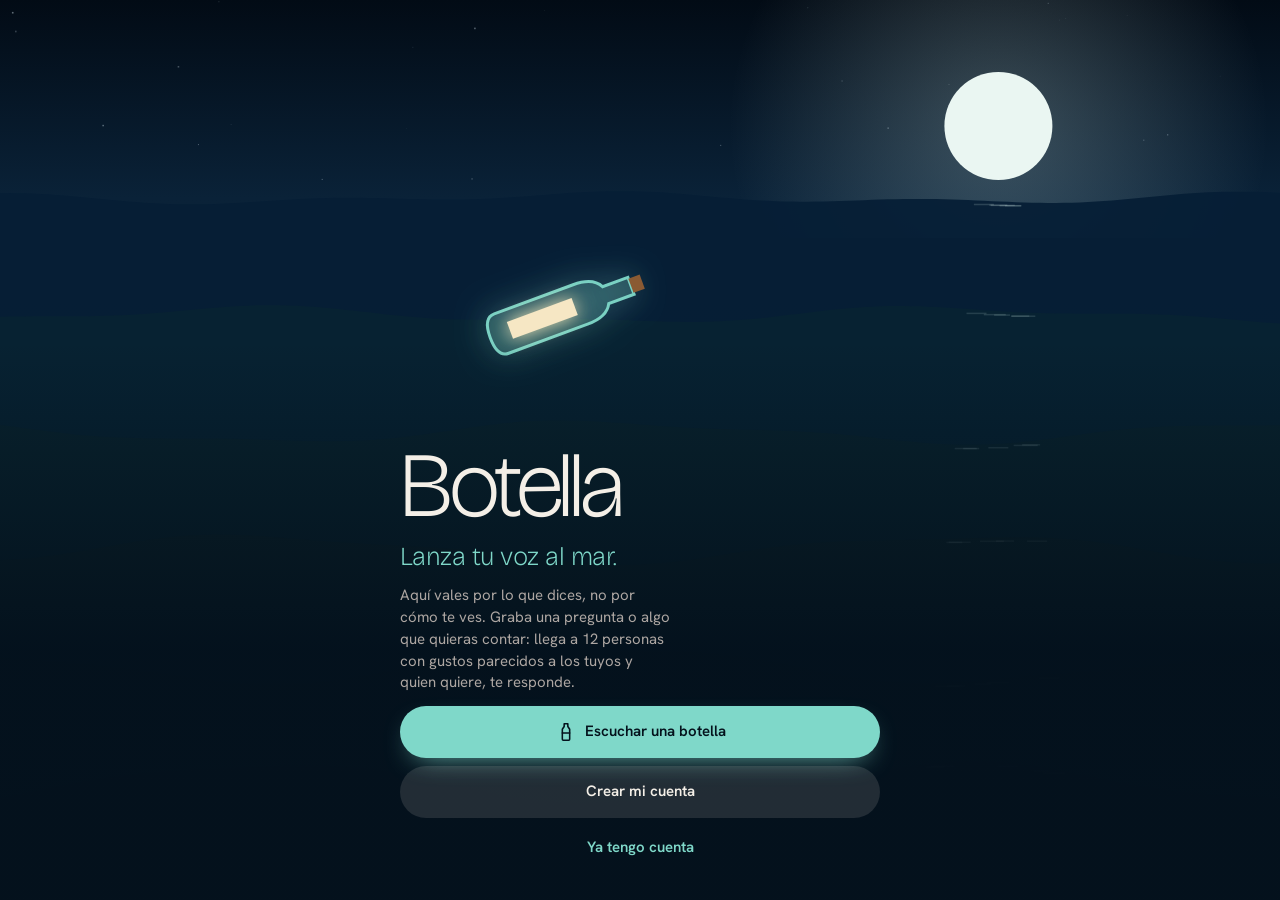
<file: index.html>
<!DOCTYPE html>
<html lang="es">
<head>
<meta charset="utf-8">
<meta name="viewport" content="width=device-width,initial-scale=1,viewport-fit=cover">
<title>Botella · Lanza tu voz al mar</title>
<meta name="description" content="Graba una pregunta o algo que quieras contar. Llega a 12 personas con gustos parecidos a los tuyos y quien quiere, te responde. Solo voz.">
<meta name="theme-color" content="#05121F">
<meta name="apple-mobile-web-app-capable" content="yes">
<meta name="mobile-web-app-capable" content="yes">
<meta name="apple-mobile-web-app-status-bar-style" content="black-translucent">
<meta name="apple-mobile-web-app-title" content="Botella">
<link rel="manifest" href="manifest.webmanifest">
<link rel="icon" href="icons/icon-192.png">
<link rel="apple-touch-icon" href="icons/apple-touch-icon.png">
<meta property="og:title" content="Botella · Lanza tu voz al mar">
<meta property="og:description" content="Graba una pregunta y te responden con su voz. Sin fotos. Te invito.">
<meta property="og:image" content="/icons/og.png">
<link rel="preconnect" href="https://fonts.googleapis.com">
<link rel="preconnect" href="https://fonts.gstatic.com" crossorigin>
<link rel="stylesheet" href="https://fonts.googleapis.com/css2?family=Bricolage+Grotesque:opsz,wght@12..96,200;12..96,300;12..96,600;12..96,800&family=Hanken+Grotesk:wght@400;500;600&display=swap">
<script type="importmap">{"imports":{"three":"/tres/lib/three.module.min.js","three/addons/":"/tres/lib/jsm/"}}</script>
<link rel="stylesheet" href="styles.css">
<link rel="stylesheet" href="app.css">
<link rel="stylesheet" href="ds.css">
<link rel="stylesheet" href="lanzar.css">
<link rel="stylesheet" href="pulido.css">
</head>
<body>
<div class="stage"><div class="phone"><div id="app"><section class="screen boot" aria-label="Cargando"><span class="wordmark">Botella</span></section></div></div></div>
<noscript>Botella necesita JavaScript.</noscript>
<script src="vendor/supabase.js"></script>
<script src="config.js"></script>
<script src="app.js"></script>
<script src="screens.js"></script>
<script src="extras.js"></script>
<script src="more.js"></script>
<script src="live.js"></script>
<script src="lanzar.js"></script>
<script src="pulido.js"></script>
<script src="momentos.js"></script>
<script src="tres.js"></script>
</body>
</html>
</file>
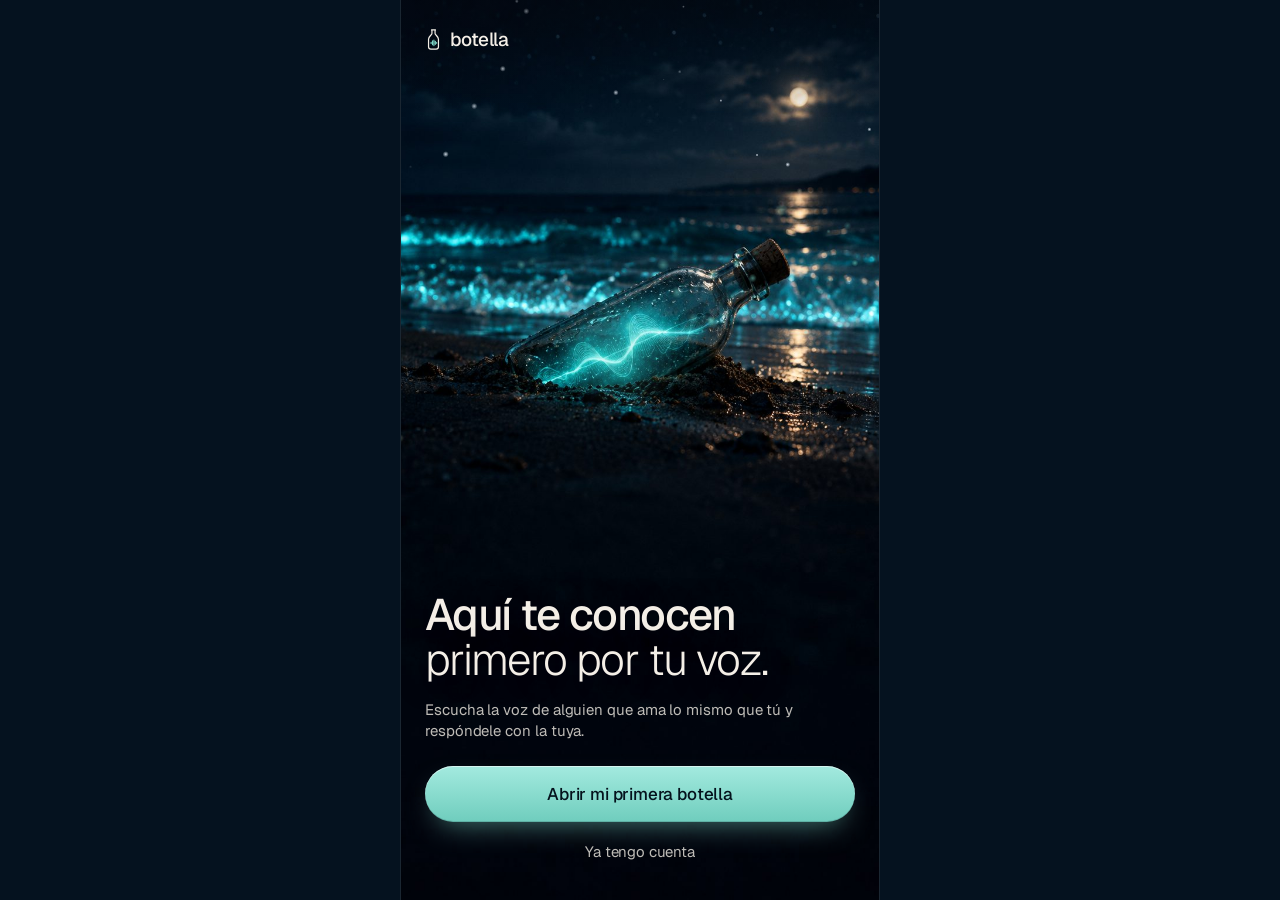
<file: nueva/index.html>
<!DOCTYPE html>
<html lang="es-PE">
<head>
<meta charset="utf-8">
<script>if(/\/nueva$/.test(location.pathname))location.replace(location.pathname+"/"+location.search+location.hash)</script>
<meta name="viewport" content="width=device-width,initial-scale=1,viewport-fit=cover">
<title>Botella</title>
<meta name="theme-color" content="#05121F">
<meta name="description" content="Graba una pregunta con tu voz. Le llega a gente que ama lo mismo que tú y sigue viajando hasta que alguien te responde.">
<link rel="preconnect" href="https://fonts.googleapis.com">
<link rel="preconnect" href="https://fonts.gstatic.com" crossorigin>
<link rel="stylesheet" href="https://fonts.googleapis.com/css2?family=Geist:wght@200;300;400;500;600&family=Geist+Mono:wght@300;400&display=swap">
<link rel="stylesheet" href="app.css">
<link rel="stylesheet" href="estilos.css">
<link rel="stylesheet" href="mejoras.css">
<link rel="icon" href="img/icono.svg" type="image/svg+xml">
<link rel="manifest" href="/manifest.webmanifest">
<link rel="apple-touch-icon" href="/icons/icon-192.png">
<meta name="apple-mobile-web-app-capable" content="yes">
<script>(function(){var q=new URLSearchParams(location.search).get("estilo"),d;try{d=q||localStorage.getItem("bn.estilo")}catch(e){d=q}if(q)try{localStorage.setItem("bn.estilo",q)}catch(e){}d=d||"3";if(d!=="1")document.documentElement.dataset.dir=d})()</script>
<script type="importmap">{"imports":{"three":"./3d/lib/three.module.min.js","three/addons/":"./3d/lib/jsm/"}}</script>
<link rel="modulepreload" href="3d/lib/three.module.min.js">
<link rel="modulepreload" href="3d/lib/three.core.min.js">
<link rel="modulepreload" href="3d/kit.js">
</head>
<body>
<canvas id="mar" aria-hidden="true"></canvas>
<div id="app" aria-live="polite"></div>
<nav class="tabs" id="tabs" hidden>
  <button data-go="mar" class="tab"><svg viewBox="0 0 24 24"><path d="M3 10c2 0 2-1.5 4.5-1.5S10 10 12 10s2-1.5 4.5-1.5S19 10 21 10M3 15c2 0 2-1.5 4.5-1.5S10 15 12 15s2-1.5 4.5-1.5S19 15 21 15"/></svg><span>Mar</span></button>
  <button data-go="lanzar" class="tab tab-main" aria-label="Lanzar una botella"><svg viewBox="0 0 24 24"><rect x="9" y="3" width="6" height="11" rx="3"/><path d="M5.5 11a6.5 6.5 0 0 0 13 0M12 17.5V21"/></svg></button>
  <button data-go="charlas" class="tab"><svg viewBox="0 0 24 24"><path d="M5 18.5V6.5A2.5 2.5 0 0 1 7.5 4h9A2.5 2.5 0 0 1 19 6.5v7a2.5 2.5 0 0 1-2.5 2.5H9z"/></svg><span>Conversaciones</span><i class="dot" id="unread" hidden></i></button>
</nav>
<div id="sheet-root"></div>
<script src="/vendor/supabase.js"></script>
<script src="/config.js"></script>
<script src="live.js"></script>
<script src="app.js"></script>
<script type="module" src="3d/mar.js"></script>
</body>
</html>
</file>
<file: styles.css>
/* Botella · estilo base (del prototipo). Layout de app nativa en app.css. */
:root{
  --fg:#F4EFE7;
  --muted:#ADA6A2;
  --dim:#8C8584; /* 4.5:1 sobre el fondo: placeholders y textos tenues se leen */
  --line:rgba(244,239,231,.12);
  --glass:rgba(244,239,231,.055);
  --glass2:rgba(244,239,231,.1);
  --display:'Bricolage Grotesque','Helvetica Neue',Arial,sans-serif;
  --sans:'Hanken Grotesk','Helvetica Neue',Arial,sans-serif;
  color-scheme:dark;
}
*{box-sizing:border-box}
html,body{height:100%}
body{background:var(--stage);color:var(--fg);font-family:var(--sans);font-size:14px;line-height:1.45;overflow:hidden;-webkit-font-smoothing:antialiased;-webkit-tap-highlight-color:transparent}
button{font:inherit;color:inherit;background:none;border:0;padding:0;cursor:pointer}
button:focus-visible,input:focus-visible,[tabindex]:focus-visible{outline:2px solid var(--a);outline-offset:2px}
input{font:inherit;color:inherit}

/* stage */

/* screens */
#app{position:absolute;inset:0}
.screen{position:absolute;inset:0;display:flex;flex-direction:column;background:var(--bg);overflow:hidden;isolation:isolate}
.screen>canvas.bgc{position:absolute;inset:0;width:100%;height:100%;z-index:-1;display:block}
.enter{animation:enter .42s cubic-bezier(.2,.8,.2,1)}
@keyframes enter{from{opacity:0;transform:translateY(12px)}to{opacity:1;transform:none}}
.sb{height:46px;flex:none;display:flex;align-items:center;justify-content:space-between;padding:0 32px 0 36px;font-weight:600;font-size:14px;font-variant-numeric:tabular-nums}
.sb i{display:inline-block;width:24px;height:11px;border-radius:3px;border:1.5px solid currentColor;position:relative;opacity:.9}
.sb i::after{content:"";position:absolute;inset:1.5px 6px 1.5px 1.5px;background:currentColor;border-radius:1px}
.pad{padding-left:max(22px,env(safe-area-inset-left,0px));padding-right:max(22px,env(safe-area-inset-right,0px))}
.scroll{flex:1;min-height:0;overflow-y:auto;overscroll-behavior:contain;scrollbar-width:none}
.scroll::-webkit-scrollbar{display:none}
.foot{flex:none;padding-block:12px 20px;display:grid;gap:8px}
.top{flex:none;display:flex;align-items:center;gap:10px;min-height:54px;padding-block:4px}
.top .title{font-weight:600;font-size:15px;flex:1;min-width:0}
.top .title small{display:block;font-weight:400;font-size:12px;color:var(--muted)}
.iconbtn{width:44px;height:44px;border-radius:50%;display:grid;place-items:center;flex:none}
.iconbtn.glass{background:var(--glass2);border:1px solid var(--line);backdrop-filter:blur(10px)}
.i{width:22px;height:22px;stroke:currentColor;fill:none;stroke-width:1.7;stroke-linecap:round;stroke-linejoin:round;flex:none}
.i.s{width:16px;height:16px}
.i.fill{fill:currentColor;stroke:none}

/* type */
.wordmark{font-family:var(--display);font-weight:200;letter-spacing:-.045em;line-height:.9}
.display{font-family:var(--display);font-weight:200;font-size:40px;line-height:1;letter-spacing:-.035em;margin:0;text-wrap:balance}
.display b{font-weight:600}
.h2{font-family:var(--display);font-weight:300;font-size:28px;line-height:1.05;letter-spacing:-.025em;margin:0;text-wrap:balance}
.h3{font-family:var(--display);font-weight:600;font-size:17px;letter-spacing:-.01em;margin:0}
.lead{color:var(--muted);font-size:15px;margin:10px 0 0;max-width:34ch}
.eyebrow{font-size:10.5px;letter-spacing:.18em;text-transform:uppercase;font-weight:600;color:var(--muted)}
.eyebrow.a{color:var(--a)}
.muted{color:var(--muted)}
.dim{color:var(--dim)}
.small{font-size:12px}
.num{font-variant-numeric:tabular-nums}
.sec{margin-top:28px}
.sec>.eyebrow{display:block;margin-bottom:12px}

/* controls */
.btn{height:56px;border-radius:30px;font-weight:600;font-size:15px;width:100%;display:flex;align-items:center;justify-content:center;gap:10px;transition:transform .15s,opacity .2s,background .2s}
.btn:active{transform:scale(.98)}
.btn[disabled]{opacity:.35;pointer-events:none}
.btn.soft{opacity:.5}
.rec .mic.nudge{animation:nudge .6s ease 2}
@keyframes nudge{30%{transform:scale(1.12)}60%{transform:scale(.96)}}
.btn-a{background:var(--a);color:var(--a-ink);box-shadow:0 12px 34px -12px var(--a)}
.btn-light{background:var(--fg);color:var(--bg)}
.btn-glass{background:var(--glass2);border:1px solid var(--line)}
.btn-ghost{color:var(--muted);height:46px;font-weight:500}
.btn-sm{height:38px;font-size:13px;border-radius:20px;padding:0 16px;width:auto}
.chips{display:flex;flex-wrap:wrap;gap:8px}
.chips.row{flex-wrap:nowrap;overflow-x:auto;scrollbar-width:none;margin-inline:-22px;padding-inline:22px}
.chips.row::-webkit-scrollbar{display:none}
.chip{height:36px;padding:0 15px;border-radius:18px;border:1px solid var(--line);background:var(--glass);font-size:13px;font-weight:500;color:var(--muted);white-space:nowrap;display:inline-flex;align-items:center;gap:7px}
.chip.on{background:var(--fg);color:var(--bg);border-color:var(--fg)}
.chip .dot{width:9px;height:9px;border-radius:50%;background:var(--m,var(--a));box-shadow:0 0 10px var(--m,var(--a))}
.field{height:52px;border-radius:26px;background:var(--glass);border:1px solid var(--line);display:flex;align-items:center;gap:10px;padding:0 18px}
.field input{flex:1;min-width:0;background:none;border:0;outline:0;font-size:16px}
.field input::placeholder{color:var(--dim)}
.note{display:flex;gap:12px;align-items:center;padding:12px 14px;border-radius:16px;background:var(--glass);border:1px solid var(--line);font-size:12.5px;color:var(--muted)}
.note .i{color:var(--a)}
.pill{font-size:11px;font-weight:600;padding:4px 10px;border-radius:20px;white-space:nowrap;background:var(--glass2);color:var(--muted)}
.pill.a{background:color-mix(in srgb,var(--a) 16%,transparent);color:var(--a)}

/* voice note */
.vn{display:inline-flex;align-items:center;gap:12px;padding:6px 16px 6px 6px;border-radius:30px;background:var(--glass2);border:1px solid var(--line);max-width:100%}
.vn .vp{width:40px;height:40px;border-radius:50%;background:var(--a);color:var(--a-ink);display:grid;place-items:center;flex:none}
.vn .vb{display:flex;align-items:center;gap:2.5px;height:28px;min-width:0;overflow:hidden}
.vn .vb i{display:block;width:3px;border-radius:2px;background:var(--dim);flex:none;transition:background .12s}
.vn .vb i.on{background:var(--a)}
.vn .vd{font-size:12px;color:var(--muted);font-variant-numeric:tabular-nums;min-width:30px}
.vn.mine{background:color-mix(in srgb,var(--a) 14%,transparent)}
.vn.mine .vp{background:var(--fg);color:var(--bg)}
.vn.mine .vb i.on{background:var(--fg)}
.transcript{font-size:12.5px;color:var(--muted);margin-top:8px;line-height:1.5;max-width:30ch}

/* recorder */
.rec{display:grid;justify-items:center;gap:14px;padding-block:8px}
.rec .wave{height:56px;display:flex;align-items:center;justify-content:center;gap:3px;width:100%;overflow:hidden}
.rec .wave i{display:block;width:3px;border-radius:2px;background:var(--a);flex:none;animation:grow .25s ease-out}
@keyframes grow{from{transform:scaleY(.1)}to{transform:none}}
.rec .time{font-family:var(--display);font-weight:200;font-size:34px;letter-spacing:-.02em;font-variant-numeric:tabular-nums}
.rec .mic{width:84px;height:84px;border-radius:50%;background:var(--a);color:var(--a-ink);display:grid;place-items:center;position:relative;box-shadow:0 14px 40px -12px var(--a)}
.rec .mic .i{width:30px;height:30px}
.rec.live .mic{background:#FF5A5F;color:#fff;box-shadow:none}
.rec.live .mic::before,.rec.live .mic::after{content:"";position:absolute;inset:-8px;border-radius:50%;border:2px solid #FF5A5F;opacity:.6;animation:ring 1.4s ease-out infinite}
.rec.live .mic::after{animation-delay:.7s}
@keyframes ring{from{transform:scale(.9);opacity:.6}to{transform:scale(1.45);opacity:0}}
.rec .hint{font-size:12.5px;color:var(--muted)}

/* orb (voice avatar, no photos) */
.orb{border-radius:50%;flex:none;position:relative;background:radial-gradient(circle at 32% 28%,color-mix(in srgb,var(--c) 80%,white),color-mix(in srgb,var(--c) 50%,#050407) 72%);box-shadow:0 0 22px -4px color-mix(in srgb,var(--c) 70%,transparent)}
.orb.talk{animation:talk 1.1s ease-in-out infinite}
@keyframes talk{50%{box-shadow:0 0 34px 4px color-mix(in srgb,var(--c) 60%,transparent)}}

/* double key */
.keys{display:grid;gap:12px;padding:18px;border-radius:24px;background:var(--glass);border:1px solid var(--line)}
.keys .pair{display:flex;align-items:center;justify-content:center;gap:16px}
.keys .k{width:58px;height:58px;border-radius:50%;border:1.5px dashed var(--dim);display:grid;place-items:center;color:var(--dim);transition:all .4s}
.keys .k.on{border:1.5px solid var(--a);background:color-mix(in srgb,var(--a) 22%,transparent);color:var(--a);box-shadow:0 0 30px -6px var(--a)}
.keys .link{width:40px;height:2px;background:var(--line);position:relative;overflow:hidden}
.keys .link.on::after{content:"";position:absolute;inset:0;background:var(--a);animation:fillx .5s ease-out forwards}
@keyframes fillx{from{transform:scaleX(0);transform-origin:left}to{transform:scaleX(1)}}
.keys p{margin:0;text-align:center;font-size:13px;color:var(--muted)}

/* call */
.call .who{display:grid;justify-items:center;gap:6px;text-align:center}
.call .ctrls{display:flex;justify-content:center;gap:22px}
.call .ctrls button{width:62px;height:62px;border-radius:50%;background:var(--glass2);border:1px solid var(--line);display:grid;place-items:center}
.call .ctrls button.end{background:#FF5A5F;border-color:#FF5A5F;color:#fff}
.call .ctrls button.on{background:var(--fg);color:var(--bg)}

/* tabs */
.tabs{flex:none;display:grid;grid-template-columns:repeat(3,1fr);padding-block:8px 12px;border-top:1px solid var(--line);background:color-mix(in srgb,var(--bg) 88%,transparent);backdrop-filter:blur(16px)}
.tabs button{display:grid;justify-items:center;gap:4px;font-size:11px;font-weight:500;color:var(--dim);padding-block:4px;position:relative}
.tabs button.on{color:var(--fg)}
.tabs button.on .i{color:var(--a)}
.tabs .badge{position:absolute;top:0;right:calc(50% - 20px);min-width:16px;height:16px;border-radius:8px;background:var(--a);color:var(--a-ink);font-size:9.5px;font-weight:700;display:grid;place-items:center;padding:0 4px}

/* sheet + toast */
.sheet{position:absolute;left:0;right:0;bottom:0;z-index:5;background:color-mix(in srgb,var(--bg) 92%,#fff 3%);border-radius:28px 28px 0 0;border-top:1px solid var(--line);padding-block:12px 22px;animation:up .35s cubic-bezier(.2,.8,.2,1);box-shadow:0 -30px 60px rgba(0,0,0,.5)}
.sheet .grab{width:40px;height:4px;border-radius:2px;background:var(--line);margin:0 auto 14px}
@keyframes up{from{transform:translateY(100%)}to{transform:none}}
.toast{position:absolute;left:20px;right:20px;bottom:96px;z-index:9;background:var(--fg);color:var(--bg);border-radius:18px;padding:13px 16px;font-size:13px;font-weight:500;animation:toast 3.2s ease forwards;pointer-events:none}
@keyframes toast{0%{opacity:0;transform:translateY(10px)}10%,85%{opacity:1;transform:none}100%{opacity:0}}

/* splash */
.splash{justify-content:flex-end}
.splash .wm{font-size:96px}
.splash .tagline{font-family:var(--display);font-weight:200;font-size:24px;letter-spacing:-.02em;color:var(--a);margin:12px 0 0}

@media (prefers-reduced-motion:reduce){.enter,.sheet,.toast,.rec .wave i{animation:none}.orb.talk{animation:none}}

/* shared flows */
.tabs{grid-template-columns:none;grid-auto-flow:column;grid-auto-columns:1fr}
.dots{display:flex;gap:6px}
.dots i{height:5px;width:5px;border-radius:3px;background:var(--line)}
.dots i.on{width:24px;background:var(--a)}
.progress{height:3px;border-radius:2px;background:var(--line);overflow:hidden}
.progress i{display:block;height:100%;background:var(--a);border-radius:2px;transition:width .4s}
.otp{display:grid;grid-template-columns:repeat(6,1fr);gap:8px;margin-top:28px}
.otp div{height:60px;border-radius:16px;background:var(--glass);border:1px solid var(--line);display:grid;place-items:center;font-family:var(--display);font-size:26px;font-weight:300;font-variant-numeric:tabular-nums}
.otp div.cur{border-color:var(--a)}
.check{display:flex;gap:12px;align-items:flex-start;text-align:left;font-size:14px;color:var(--muted);width:100%}
.check .box{width:24px;height:24px;border-radius:8px;border:1.5px solid var(--dim);display:grid;place-items:center;flex:none;color:transparent;transition:all .2s}
.check[aria-checked="true"] .box{background:var(--a);border-color:var(--a);color:var(--a-ink)}
.check[aria-checked="true"]{color:var(--fg)}
.selfie{width:210px;height:210px;border-radius:50%;margin:34px auto 0;border:2px dashed var(--line);display:grid;place-items:center;position:relative;color:var(--dim)}
.selfie .i{width:64px;height:64px;stroke-width:1.2}
.selfie.ok{border:2px solid var(--a);color:var(--a);box-shadow:0 0 60px -10px var(--a)}
.selfie.scan::after{content:"";position:absolute;inset:-6px;border-radius:50%;border:2px solid transparent;border-top-color:var(--a);animation:spinS 1s linear infinite}
@keyframes spinS{to{transform:rotate(360deg)}}
.free{list-style:none;margin:0;padding:0;display:grid;gap:10px}
.free li{display:flex;gap:10px;align-items:flex-start;font-size:14px}
.free li .i{color:var(--a);margin-top:2px}
.item{display:flex;gap:14px;align-items:center;width:100%;text-align:left;padding-block:15px;border-top:1px solid var(--line)}
.item .ic{width:46px;height:46px;border-radius:50%;display:grid;place-items:center;background:color-mix(in srgb,var(--a) 14%,transparent);color:var(--a);flex:none}
.item .tx{flex:1;min-width:0}
.item b{display:block;font-family:var(--display);font-weight:600;font-size:16px;letter-spacing:-.01em}
.item .tx span{font-size:12.5px;color:var(--muted)}
.price{font-weight:600;font-size:14px;padding:8px 12px;border-radius:16px;background:var(--glass2);white-space:nowrap;font-variant-numeric:tabular-nums}
.price.own{background:var(--a);color:var(--a-ink)}
.plan{margin-top:26px;padding:20px;border-radius:26px;border:1px solid color-mix(in srgb,var(--a) 45%,transparent);background:linear-gradient(160deg,color-mix(in srgb,var(--a) 16%,transparent),transparent 70%);display:grid;gap:14px}
.pp{display:flex;align-items:baseline;gap:8px}
.pp b{font-family:var(--display);font-weight:200;font-size:40px;letter-spacing:-.03em;line-height:1}
.pp span{font-size:13px;color:var(--muted)}
.genre{min-height:44px}

/* store */
.seg{display:grid;grid-auto-flow:column;grid-auto-columns:1fr;gap:4px;padding:4px;border-radius:22px;background:var(--glass);border:1px solid var(--line)}
.seg button{height:38px;border-radius:18px;font-size:13px;font-weight:600;color:var(--muted)}
.seg button.on{background:var(--fg);color:var(--bg)}
.seg small{font-weight:500;opacity:.7}
.shead{display:flex;align-items:baseline;justify-content:space-between;gap:10px;margin-bottom:12px}
.hscroll{display:flex;gap:12px;overflow-x:auto;scrollbar-width:none;margin-inline:-22px;padding-inline:22px;scroll-snap-type:x mandatory;padding-bottom:4px}
.hscroll::-webkit-scrollbar{display:none}
.vitrina{position:relative;margin-top:16px;border-radius:28px;overflow:hidden;border:1px solid var(--line);min-height:300px;display:flex;align-items:flex-end}
.vitrina canvas{position:absolute;inset:0;width:100%;height:100%}
.vitrina .vt{position:relative;padding:20px;width:100%;background:linear-gradient(transparent,color-mix(in srgb,var(--bg) 92%,transparent) 45%)}
.vitrina p{margin:6px 0 14px;font-size:13.5px;color:var(--muted);max-width:30ch}
.pcard,.fcard{flex:none;width:168px;border-radius:22px;overflow:hidden;background:var(--glass);border:1px solid var(--line);text-align:left;scroll-snap-align:start;display:flex;flex-direction:column}
.fcard{width:150px}
.fcard.hl{border-color:color-mix(in srgb,var(--a) 55%,transparent);box-shadow:0 14px 40px -18px var(--a)}
.pcard.owned{border-color:var(--a)}
.pa{position:relative;display:block;aspect-ratio:4/5;background:color-mix(in srgb,var(--bg) 70%,#000)}
.fcard .pa{aspect-ratio:1/1}
.pa canvas{position:absolute;inset:0;width:100%;height:100%}
.ptag{position:absolute;left:10px;top:10px;font-size:9.5px;font-weight:700;letter-spacing:.12em;text-transform:uppercase;padding:4px 8px;border-radius:10px;background:var(--a);color:var(--a-ink)}
.ptag.free{background:var(--fg);color:var(--bg)}
.ptx{display:grid;gap:3px;padding:11px 13px 13px}
.ptx b{font-family:var(--display);font-weight:600;font-size:16px;line-height:1.15}
.ptx span{font-size:11.5px;color:var(--muted);line-height:1.35}
.ptx em{font-style:normal;font-weight:600;font-size:13px;color:var(--a);margin-top:6px;font-variant-numeric:tabular-nums}
.grid2{display:grid;grid-template-columns:repeat(2,minmax(0,1fr));gap:12px}
.grid2 .pcard{width:auto}
.packs{display:grid;gap:10px}
.pack{display:flex;align-items:center;gap:14px;padding:16px;text-align:left;width:100%;position:relative;border-radius:22px;background:var(--glass);border:1px solid var(--line)}
.pack .qty{font-family:var(--display);font-size:40px;line-height:1;width:58px;text-align:center;font-weight:200;color:var(--a)}
.pack .grow{flex:1;min-width:0}
.pack b{display:block;font-weight:600}
.pack span{font-size:12px;color:var(--muted)}
.pack .pp{font-weight:700;font-size:14px;color:var(--fg);font-variant-numeric:tabular-nums}
.pack.best{border-color:color-mix(in srgb,var(--a) 55%,transparent);background:color-mix(in srgb,var(--a) 9%,transparent)}
.pack .flag{position:absolute;top:-9px;right:14px;background:var(--a);color:var(--a-ink);font-size:9.5px;font-weight:700;letter-spacing:.12em;text-transform:uppercase;padding:3px 8px;border-radius:10px}
.planc{position:relative;margin-top:28px;border-radius:28px;overflow:hidden;border:1px solid color-mix(in srgb,var(--a) 45%,transparent)}
.planc canvas{display:block;width:100%;height:150px}
.planc .pin{padding:4px 20px 20px;display:grid;gap:14px}
.perks{list-style:none;margin:0;padding:0;display:grid;gap:9px}
.perks li{display:flex;gap:10px;font-size:14px}
.perks .i{color:var(--a);margin-top:2px}
.stats{display:grid;grid-template-columns:repeat(2,minmax(0,1fr));gap:12px;margin-top:16px}
.stat2{padding:16px;border-radius:20px;background:var(--glass);border:1px solid var(--line);display:grid;gap:2px}
.stat2 b{font-family:var(--display);font-weight:200;font-size:40px;line-height:1;color:var(--a)}
.stat2 span{font-size:12px;color:var(--muted)}
.buyart{position:relative;height:190px;border-radius:22px;overflow:hidden;background:color-mix(in srgb,var(--bg) 70%,#000)}
.buyart canvas{position:absolute;inset:0;width:100%;height:100%}
.buyart .okmark{position:absolute;right:14px;top:14px;width:44px;height:44px;border-radius:50%;background:var(--a);color:var(--a-ink);display:grid;place-items:center;animation:pop .5s cubic-bezier(.2,1.6,.4,1)}
@keyframes pop{from{transform:scale(0)}to{transform:none}}

.seasonc{display:flex;gap:14px;align-items:center;width:100%;text-align:left;margin-top:12px;padding:14px;border-radius:20px;border:1px dashed color-mix(in srgb,var(--m) 60%,transparent);background:color-mix(in srgb,var(--m) 7%,transparent)}
.seasonc .ball{width:40px;height:40px;border-radius:50%;flex:none;background:radial-gradient(circle at 35% 30%,#fff,var(--m) 45%,color-mix(in srgb,var(--m) 40%,#000) 100%)}
.seasonc .st{flex:1;min-width:0;display:grid;gap:2px}
.seasonc .eyebrow{font-size:9.5px;color:var(--m)}
.seasonc b{font-family:var(--display);font-weight:600;font-size:17px}
.seasonc .st>span:last-child{font-size:12.5px;color:var(--muted)}
.seasonc em{font-style:normal;font-weight:600;font-size:13px;white-space:nowrap}
.seasonc.on{border-style:solid;border-color:var(--m);box-shadow:0 0 30px -10px var(--m)}

/* ---------- motion: directional screens ---------- */
.enter-f{animation:enterF .46s cubic-bezier(.2,.8,.2,1) both}
.enter-b{animation:enterB .46s cubic-bezier(.2,.8,.2,1) both}
.enter-fade{animation:enterFade .38s ease both}
@keyframes enterF{from{opacity:0;transform:translateX(44px)}to{opacity:1;transform:none}}
@keyframes enterB{from{opacity:0;transform:translateX(-44px)}to{opacity:1;transform:none}}
@keyframes enterFade{from{opacity:0}to{opacity:1}}
.screen.exiting{pointer-events:none;z-index:0}
.exit-f{animation:exitF .42s cubic-bezier(.4,0,.2,1) forwards}
.exit-b{animation:exitB .42s cubic-bezier(.4,0,.2,1) forwards}
.exit-fade{animation:exitFade .3s ease forwards}
@keyframes exitF{to{opacity:0;transform:translateX(-22%) scale(.97)}}
@keyframes exitB{to{opacity:0;transform:translateX(22%) scale(.97)}}
@keyframes exitFade{to{opacity:0}}
.rise{animation:rise .6s cubic-bezier(.2,.8,.2,1) both}
.rise.d1{animation-delay:.08s}.rise.d2{animation-delay:.16s}.rise.d3{animation-delay:.24s}.rise.d4{animation-delay:.32s}.rise.d5{animation-delay:.4s}
@keyframes rise{from{opacity:0;transform:translateY(16px)}to{opacity:1;transform:none}}
.btn,.chip,.row,.pcard,.pack,.iconbtn,.mood,.ecard{-webkit-user-select:none;user-select:none}
.pcard,.pack,.ecard,.row{transition:transform .18s ease,border-color .2s}
.pcard:active,.pack:active,.ecard:active,.row:active{transform:scale(.97)}

/* flying element (shared-element transition) */
.fly{position:absolute;z-index:20;pointer-events:none;transform-origin:0 0}

/* ---------- banner (incoming events, from the top) ---------- */
.banner{position:absolute;left:12px;right:12px;top:52px;z-index:12;display:flex;gap:12px;align-items:center;padding:11px 14px 11px 11px;border-radius:22px;background:color-mix(in srgb,var(--bg) 78%,#fff 9%);border:1px solid var(--line);backdrop-filter:blur(18px);-webkit-backdrop-filter:blur(18px);box-shadow:0 24px 50px -14px rgba(0,0,0,.75);text-align:left;width:auto;animation:bannerIn .55s cubic-bezier(.2,1.25,.35,1) both}
.banner.out{animation:bannerOut .35s ease forwards}
.banner .bi{width:42px;height:42px;border-radius:14px;flex:none;display:grid;place-items:center;background:color-mix(in srgb,var(--a) 18%,transparent);color:var(--a)}
.banner .bt{flex:1;min-width:0;display:grid;gap:1px}
.banner b{font-size:13.5px;font-weight:600}
.banner span{font-size:12.5px;color:var(--muted);overflow:hidden;text-overflow:ellipsis;white-space:nowrap}
.banner small{font-size:11px;color:var(--dim);align-self:flex-start}
@keyframes bannerIn{from{transform:translateY(-140%);opacity:0}to{transform:none;opacity:1}}
@keyframes bannerOut{to{transform:translateY(-140%);opacity:0}}
@media (max-width:560px){.banner{top:max(12px,env(safe-area-inset-top,0px))}}

/* ---------- connection moment ---------- */
.moment .mword{font-family:var(--display);font-weight:200;font-size:84px;line-height:.95;letter-spacing:-.05em;margin:10px 0 0;color:var(--fg);text-shadow:0 0 40px color-mix(in srgb,var(--a) 70%,transparent);animation:mword 1s 1.15s cubic-bezier(.2,1.4,.3,1) both}
.moment .eyebrow,.moment .lead,.moment .foot{animation:rise .7s 1.5s cubic-bezier(.2,.8,.2,1) both}
.moment .foot{animation-delay:2s}
@keyframes mword{from{opacity:0;transform:scale(.55);letter-spacing:.1em;filter:blur(8px)}to{opacity:1;transform:none;filter:none}}

/* ---------- plan after the call ---------- */
.place{display:flex;gap:14px;align-items:center;width:100%;text-align:left;padding-block:14px;border-top:1px solid var(--line)}
.place .pin{width:42px;height:42px;border-radius:50%;flex:none;display:grid;place-items:center;border:1px solid var(--line);color:var(--muted);transition:all .25s}
.place b{display:block;font-family:var(--display);font-weight:600;font-size:16px}
.place span span{font-size:12.5px;color:var(--muted)}
.place.on .pin{background:var(--a);border-color:var(--a);color:var(--a-ink);box-shadow:0 0 24px -6px var(--a)}
.place.on b{color:var(--a)}
.plancard{display:grid;gap:6px;padding:14px 16px;border-radius:20px 20px 6px 20px;background:color-mix(in srgb,var(--a) 14%,transparent);border:1px solid color-mix(in srgb,var(--a) 40%,transparent);max-width:270px;text-align:left}
.plancard b{font-family:var(--display);font-weight:600;font-size:16px}
.plancard span{font-size:12.5px;color:var(--muted)}
.plancard .eyebrow{font-size:9.5px}

/* ---------- encuentros ---------- */
.ecard{display:block;width:100%;text-align:left;border-radius:26px;overflow:hidden;background:var(--glass);border:1px solid var(--line);margin-top:14px}
.ecard .pa{aspect-ratio:16/10}
.ecard .ex{display:grid;gap:4px;padding:14px 16px 16px}
.ecard .ex b{font-family:var(--display);font-weight:600;font-size:19px;letter-spacing:-.01em}
.ecard .ex>span{font-size:12.5px;color:var(--muted)}
.ecard .erow{display:flex;align-items:center;gap:10px;margin-top:8px}
.ecard .seats{display:flex;gap:4px;flex:1}
.ecard .seats i{width:14px;height:14px;border-radius:50%;border:1.5px solid var(--a)}
.ecard .seats i.f{background:var(--a)}
.ecard.owned{border-color:var(--a)}
.ehs{display:flex;gap:12px;overflow-x:auto;scrollbar-width:none;margin-inline:-22px;padding-inline:22px;scroll-snap-type:x mandatory}
.ehs::-webkit-scrollbar{display:none}
.ehs .ecard{flex:none;width:250px;margin-top:0;scroll-snap-align:start}

/* ---------- perfil ---------- */
.me{display:grid;justify-items:center;text-align:center;gap:6px;padding-top:6px}
.badges{display:flex;flex-wrap:wrap;gap:8px}
.badge2{display:inline-flex;align-items:center;gap:8px;padding:8px 12px;border-radius:16px;background:color-mix(in srgb,var(--a) 10%,transparent);border:1px solid color-mix(in srgb,var(--a) 30%,transparent);font-size:13px}
.badge2 b{font-family:var(--display);font-weight:300;font-size:18px;color:var(--a);font-variant-numeric:tabular-nums}
.invite{margin-top:26px;padding:20px;border-radius:26px;background:linear-gradient(150deg,color-mix(in srgb,var(--a) 22%,transparent),transparent 75%);border:1px solid color-mix(in srgb,var(--a) 40%,transparent);display:grid;gap:12px}
.invite .code{display:flex;align-items:center;gap:10px;padding:6px 6px 6px 16px;border-radius:24px;background:rgba(0,0,0,.25);font-variant-numeric:tabular-nums;font-size:13px}
.invite .code span{flex:1;min-width:0;overflow:hidden;text-overflow:ellipsis;white-space:nowrap}
.setrow{display:flex;align-items:center;gap:14px;padding-block:15px;border-top:1px solid var(--line);width:100%;text-align:left}
.setrow .i{color:var(--muted)}
.setrow b{display:block;font-weight:600;font-size:14px}
.setrow span span{font-size:12.5px;color:var(--muted)}
.setrow .val{margin-left:auto;font-size:13px;color:var(--muted);white-space:nowrap}
.setrow .sw{margin-left:auto;width:48px;height:28px;border-radius:14px;background:var(--glass2);position:relative;flex:none;transition:background .2s}
.setrow .sw::after{content:"";position:absolute;top:3px;left:3px;width:22px;height:22px;border-radius:50%;background:var(--fg);transition:transform .2s}
.setrow[aria-checked="true"] .sw{background:var(--a)}
.setrow[aria-checked="true"] .sw::after{transform:translateX(20px)}

/* ---------- story card ---------- */
.story{width:180px;aspect-ratio:9/16;max-width:100%;margin:2px auto 0;border-radius:22px;overflow:hidden;position:relative;border:1px solid var(--line);box-shadow:0 30px 60px -20px rgba(0,0,0,.8)}
.story canvas{position:absolute;inset:0;width:100%;height:100%}

/* ---------- gifts in chat ---------- */
.giftmsg{display:grid;justify-items:end;gap:6px}
.giftmsg .gart{position:relative;width:170px;height:150px;border-radius:22px;overflow:hidden;border:1px solid color-mix(in srgb,var(--a) 45%,transparent);background:color-mix(in srgb,var(--bg) 70%,#000)}
.giftmsg .gart canvas{position:absolute;inset:0;width:100%;height:100%}
.giftmsg .gl{font-size:12px;color:var(--a);font-weight:600}
.giftmsg.new{animation:giftIn .8s cubic-bezier(.2,1.3,.3,1) both}
@keyframes giftIn{from{opacity:0;transform:translateY(40px) scale(.7)}to{opacity:1;transform:none}}

/* ---------- store additions ---------- */
.passrow{display:flex;align-items:center;gap:14px;padding:14px 16px;border-radius:20px;background:var(--glass);border:1px dashed color-mix(in srgb,var(--a) 50%,transparent);text-align:left;width:100%}
.passrow b{display:block;font-weight:600}
.passrow span span{font-size:12px;color:var(--muted)}
.passrow em{font-style:normal;font-weight:700;margin-left:auto;white-space:nowrap;font-variant-numeric:tabular-nums}
.passrow.own{border-style:solid;border-color:var(--a)}
.rewardline{display:flex;gap:10px;align-items:center;margin-top:12px;font-size:12.5px;color:var(--muted)}
.rewardline b{color:var(--fg);font-weight:600}
.rewardline .i{color:var(--a)}
.lookcard{flex:none;width:132px;border-radius:22px;overflow:hidden;background:var(--glass);border:1px solid var(--line);text-align:left;scroll-snap-align:start;display:flex;flex-direction:column}
.lookcard .pa{aspect-ratio:1/1}
.lookcard.owned{border-color:var(--a)}
.watchers{display:grid;gap:0;margin-top:6px}
.watchers .row{padding-block:12px}
.hot{font-size:11px;font-weight:700;padding:4px 9px;border-radius:12px;background:var(--a);color:var(--a-ink);white-space:nowrap}

/* ---------- ripple / particles overlay ---------- */
.ripple{position:absolute;inset:0;z-index:11;pointer-events:none}
.fx{position:absolute;inset:0;z-index:4;pointer-events:none;overflow:hidden}
.fx i{position:absolute;top:-12%;display:block}
.fx.rain i{width:1px;height:16px;background:linear-gradient(transparent,rgba(190,210,225,.55));animation:rain linear infinite}
@keyframes rain{to{transform:translate(-30px,130vh)}}
.fx.spark i{width:4px;height:4px;border-radius:50%;background:#FF7C9C;box-shadow:0 0 10px #FF4F7B;top:auto;bottom:-4%;animation:sparkUp linear infinite}
@keyframes sparkUp{0%{transform:translateY(0);opacity:0}15%{opacity:.9}100%{transform:translateY(-110vh) translateX(20px);opacity:0}}

/* hold-to-act button */
.hold{position:relative;overflow:hidden;-webkit-touch-callout:none;touch-action:manipulation}
.hold .fill{position:absolute;inset:0;background:rgba(255,255,255,.28);transform-origin:left;transform:scaleX(0);pointer-events:none}
.hold.on .fill{transition:transform var(--hold,900ms) linear;transform:scaleX(1)}
.hold span{position:relative}

@media (prefers-reduced-motion:reduce){.enter-f,.enter-b,.enter-fade,.exit-f,.exit-b,.exit-fade,.rise,.banner,.moment .mword,.moment .eyebrow,.moment .lead,.moment .foot,.giftmsg.new{animation:none}.fx{display:none}}
.watchers .t,.watchers .s{display:block}

.whoteaser{display:flex;align-items:center;gap:10px;width:100%;text-align:left;margin-top:10px;padding:10px 14px;border-radius:18px;background:var(--glass);border:1px solid var(--line);font-size:12.5px;color:var(--muted)}
.whoteaser b{color:var(--fg);font-weight:600}
.whoteaser em{font-style:normal;font-weight:700;color:var(--a);margin-left:auto;white-space:nowrap}
.whoteaser .i{color:var(--a)}
.faces{display:flex;flex:none}
.faces i{width:22px;height:22px;border-radius:50%;background:var(--c);filter:blur(2.5px);margin-left:-7px;border:2px solid var(--bg)}
.faces i:first-child{margin-left:0}
/* salidas de la comunidad */
.ecard .by{display:flex;align-items:center;gap:8px;margin-top:4px;font-size:12.5px;color:var(--muted)}
.ecard .by .orb{flex:none}
.rules{list-style:none;margin:22px 0 0;padding:0;display:grid}
.rules li{display:flex;gap:12px;align-items:flex-start;padding-block:12px;border-top:1px solid var(--line);font-size:14px;color:var(--muted)}
.rules li svg{flex:none;color:var(--a);margin-top:2px}
.hostrow{display:flex;gap:12px;align-items:center;margin:16px 0 12px;padding-block:12px;border-block:1px solid var(--line)}
.hostrow b{display:block;font-weight:600;font-size:14px}
.hostrow span span{font-size:12.5px;color:var(--muted)}

:root{--a:#7FD8C9;--a-ink:#04121C;--bg:#05121F;--stage:#030A12;--paper:#F3E6C8;--paper-ink:#2A2016}
.float{position:absolute;display:grid;justify-items:center;gap:8px;z-index:2}
.float svg{width:92px;height:32px;filter:drop-shadow(0 0 14px rgba(127,216,201,.7));animation:bob 4.2s ease-in-out infinite}
.float span{font-size:11.5px;font-weight:600;padding:5px 10px;border-radius:14px;background:rgba(5,18,31,.7);border:1px solid var(--line);backdrop-filter:blur(8px);white-space:nowrap}
.float:nth-of-type(2) svg{animation-delay:-1.4s}.float:nth-of-type(3) svg{animation-delay:-2.6s}
@keyframes bob{0%,100%{transform:translateY(0) rotate(-14deg)}50%{transform:translateY(-8px) rotate(-8deg)}}
.tide{display:flex;align-items:center;gap:10px;padding:10px 14px;border-radius:18px;background:rgba(5,18,31,.55);border:1px solid var(--line);backdrop-filter:blur(10px);font-size:12.5px}
.tide b{font-weight:600}
.count{display:flex;gap:6px}
.count i{width:14px;height:22px;border-radius:4px 4px 3px 3px;border:1.5px solid var(--a);position:relative}
.count i.full{background:color-mix(in srgb,var(--a) 35%,transparent)}
.paper{background:var(--paper);color:var(--paper-ink);border-radius:6px 6px 22px 22px;padding:22px 20px 20px;position:relative;box-shadow:0 30px 60px -20px rgba(0,0,0,.8);animation:unroll .9s .5s cubic-bezier(.2,.8,.2,1) both;transform-origin:top}
@keyframes unroll{from{clip-path:inset(0 0 100% 0);transform:translateY(-10px)}to{clip-path:inset(0 0 0 0);transform:none}}
.paper .eyebrow{color:#7A6A50}
.paper .q{font-family:var(--display);font-weight:300;font-size:27px;line-height:1.08;letter-spacing:-.025em;margin:10px 0 16px;text-wrap:balance}
.paper .vn{background:rgba(42,32,22,.08);border-color:rgba(42,32,22,.15)}
.paper .vn .vp{background:var(--paper-ink);color:var(--paper)}
.paper .vn .vb i{background:rgba(42,32,22,.3)}
.paper .vn .vb i.on{background:var(--paper-ink)}
.paper .vn .vd{color:#7A6A50}
.row{display:flex;gap:14px;align-items:center;padding-block:15px;border-top:1px solid var(--line);width:100%;text-align:left}
.row .t{font-family:var(--display);font-weight:600;font-size:16px;letter-spacing:-.01em}
.row .s:not(.i){font-size:12.5px;color:var(--muted);margin-top:3px;display:block}
.shores{display:flex;gap:6px;margin-top:8px}
.shores i{width:22px;height:4px;border-radius:2px;background:var(--line)}
.shores i.on{background:var(--a);box-shadow:0 0 8px var(--a)}
.idea{display:block;width:100%;text-align:left;padding:13px 0;border-top:1px solid var(--line);font-family:var(--display);font-weight:300;font-size:18px;letter-spacing:-.01em;color:var(--muted)}
.idea:hover,.idea.on{color:var(--fg)}
.idea.on::before{content:"→ ";color:var(--a)}
.msg{display:grid;gap:8px;justify-items:start;max-width:88%}
.msg.me{justify-self:end;justify-items:end}
.msg .when{font-size:11px;color:var(--dim)}
.thread{display:grid;gap:20px;padding-block:8px 20px}
.minipaper{background:var(--paper);color:var(--paper-ink);border-radius:4px 4px 16px 16px;padding:12px 14px;font-family:var(--display);font-weight:300;font-size:16px;line-height:1.2;max-width:260px}
.minipaper small{display:block;font-family:var(--sans);font-size:10.5px;letter-spacing:.14em;text-transform:uppercase;font-weight:600;color:#7A6A50;margin-bottom:6px}
.divider{display:flex;align-items:center;gap:10px;color:var(--a);font-size:12px;font-weight:600;letter-spacing:.06em;text-transform:uppercase}
.divider::before,.divider::after{content:"";flex:1;height:1px;background:color-mix(in srgb,var(--a) 40%,transparent)}
@media (prefers-reduced-motion:reduce){.float svg,.paper{animation:none}}
.count{align-items:center}
.count .more{font-size:11px;font-weight:700;color:var(--a);margin-left:2px}
button.tide{color:var(--fg)}
.fling{position:relative;height:96px;border-radius:28px;border:1px dashed color-mix(in srgb,var(--a) 50%,transparent);background:linear-gradient(0deg,color-mix(in srgb,var(--a) 10%,transparent),transparent);display:flex;flex-direction:column;align-items:center;justify-content:center;gap:6px;transition:opacity .2s}
.fling.soft{opacity:.5}
.fling .fb{width:96px;cursor:grab;touch-action:none;filter:drop-shadow(0 0 14px rgba(127,216,201,.7));animation:hint 2.4s ease-in-out infinite}
.fling .fb svg{display:block;transform:rotate(-70deg)}
.fling .ft{font-size:12px;color:var(--muted);font-weight:500}
@keyframes hint{0%,70%,100%{translate:0 0}80%{translate:0 -10px}90%{translate:0 -2px}}
.drift{position:relative;overflow:hidden}
.driftb{position:absolute;right:-60px;bottom:4px;width:44px;opacity:.35;animation:drift 9s linear infinite}
@keyframes drift{from{transform:translateX(0) rotate(-8deg)}to{transform:translateX(-460px) rotate(8deg)}}
@media (prefers-reduced-motion:reduce){.fling .fb,.driftb{animation:none}}
</file>
<file: app.css>
/* Botella · ajustes de producción sobre el estilo del prototipo */
html,body{margin:0}
/* App a pantalla completa: en el celular ocupa todo; en pantallas grandes el mar llena la ventana y el contenido va en una columna. */
@supports (height:100dvh){html,body{height:100dvh}}
body{overscroll-behavior:none;-webkit-user-select:none;user-select:none;-webkit-touch-callout:none}
input,textarea{-webkit-user-select:text;user-select:text}
.stage,.phone{position:relative;width:100%;height:100%;overflow:hidden;background:var(--bg)}
.sbs{height:max(14px,env(safe-area-inset-top,0px));flex:none}
.screen>:not(canvas):not(.sheet):not(.coach):not(.coachring):not(.coachblock){width:100%;max-width:520px;margin-inline:auto}
.sheet,.toast,.banner{margin-inline:auto;max-width:520px}
.sheet{max-width:560px}
.toast{max-width:480px}
.tabs{padding-bottom:max(12px,env(safe-area-inset-bottom,0px))}
.foot{padding-bottom:max(20px,env(safe-area-inset-bottom,0px))}
@media (min-width:700px){.sbs{height:28px}.tabs{border-top:0;background:none;backdrop-filter:none}}
.boot{display:grid;place-items:center}
.boot .wordmark{font-size:64px;opacity:.9;animation:breathe 1.6s ease-in-out infinite}
@keyframes breathe{50%{opacity:.45}}
.screen>.top:first-child,.screen>.sbs+.top{padding-top:2px}
.float.seen{opacity:.6}
.sys{align-self:center;display:flex;align-items:center;gap:6px;font-size:12px;color:var(--muted);padding:6px 12px;border-radius:14px;background:var(--glass);margin:6px auto}
.reveal{display:flex;align-items:center;gap:10px;width:100%;text-align:left;font-size:12.5px;color:var(--muted);padding:12px 14px;border-radius:16px;border:1px dashed var(--line);margin-top:14px}
.reveal .i{color:var(--a)}
.dotnew{width:10px;height:10px;border-radius:50%;background:var(--a);box-shadow:0 0 12px var(--a);margin-left:auto;flex:none}
.empty{padding-bottom:8px}
.cfoot{grid-template-columns:auto 1fr auto!important;align-items:center}
.cfoot>.small:first-child{grid-column:1/3}
.sendb{width:56px!important;height:56px!important;background:var(--a);color:var(--a-ink)}
.clive{display:flex;align-items:center;gap:10px;min-width:0;color:#FF7A7F;font-weight:600}
.clive::before{content:"";width:8px;height:8px;border-radius:50%;background:#FF5A5F;animation:blink 1s infinite;flex:none}
.cwave{display:flex;align-items:center;gap:2px;height:28px;overflow:hidden;flex:1;min-width:0}
.cwave i{width:3px;border-radius:2px;background:var(--a);flex:none}
@keyframes blink{50%{opacity:.25}}
.call .ctrls button.accept{background:#3DDC84;border-color:#3DDC84;color:#04121C}
.rulesbox{max-height:52vh;overflow:auto;font-size:14px;color:var(--muted)}
.rulesbox b{color:var(--fg)}
.rulesbox p{margin:0 0 10px}
.row .vn{margin-top:10px;max-width:260px}
.row.drift{border-bottom:1px solid var(--line)}
.sheet .rec{margin-block:14px}
.check u{color:var(--fg)}
.field input::placeholder{color:var(--dim)}
.btn[disabled]{opacity:.5}
.banner{top:max(12px,env(safe-area-inset-top,0px))}
@media (min-width:700px){
  .screen.sea>.pad[style*="linear-gradient"],.screen.sea>.scroll[style*="linear-gradient"]{background:none!important}
  .screen.sea::after{content:"";position:absolute;left:0;right:0;bottom:0;height:62%;background:linear-gradient(transparent,rgba(3,16,28,.92) 55%);z-index:-1;pointer-events:none}
}
/* Pantallas chicas (iPhone 13 mini, SE) y Safari con barras */
.display{font-size:clamp(30px,9.4vw,40px)}
.h2{font-size:clamp(24px,7.2vw,28px)}
.paper .q{font-size:clamp(21px,6.4vw,27px)}
.stats{grid-template-columns:repeat(3,minmax(0,1fr));gap:8px}
.stat2{padding:12px}
.stat2 b{font-size:32px}
.toast{top:max(14px,env(safe-area-inset-top,0px));bottom:auto;animation:toastTop 3.4s ease forwards}
@keyframes toastTop{0%{opacity:0;transform:translateY(-10px)}8%,88%{opacity:1;transform:none}100%{opacity:0;transform:translateY(-6px)}}
.ideas{display:flex;gap:8px;overflow-x:auto;scrollbar-width:none;margin-inline:-22px;padding-inline:22px;scroll-snap-type:x proximity}
.ideas::-webkit-scrollbar{display:none}
.ideas .idea{flex:none;width:auto;max-width:78%;white-space:normal;border:1px solid var(--line);border-radius:18px;padding:10px 14px;font-size:15px;line-height:1.25;scroll-snap-align:start;background:var(--glass)}
.ideas .idea.on{color:var(--fg);border-color:var(--a)}
.ideas .idea.on::before{content:none}
.select{position:relative}
.select select{appearance:none;-webkit-appearance:none;flex:1;min-width:0;background:none;border:0;outline:0;color:var(--fg);font:inherit;font-size:16px;height:100%}
.select select option{color:#000}
.select::after{content:"";width:8px;height:8px;border-right:1.5px solid var(--muted);border-bottom:1.5px solid var(--muted);transform:rotate(45deg) translateY(-3px);flex:none}
@media (max-height:700px){
  .rec{gap:8px;padding-block:2px}
  .rec .time{font-size:28px}
  .rec .wave{height:40px}
  .rec .mic{width:72px;height:72px}
  .fling{height:76px}
  .fling .fb{width:80px}
  .foot{padding-top:8px;gap:4px}
  .btn{height:52px}
  .sec{margin-top:20px}
  .splash-wm{font-size:80px!important}
}
/* tipos de botella */
.btypes{display:grid;grid-template-columns:repeat(3,minmax(0,1fr));gap:8px;margin-top:10px}
.btype{position:relative;display:grid;justify-items:start;gap:1px;text-align:left;padding:10px 10px 10px 12px;border-radius:18px;border:1px solid var(--line);background:var(--glass)}
.btype .bsv{width:52px;margin-bottom:4px;filter:drop-shadow(0 0 8px rgba(var(--bc),.45))}
.btype b{font-size:13px;font-weight:600}
.btype span{font-size:11.5px;color:var(--muted)}
.btype em{position:absolute;top:8px;right:10px;font-style:normal;font-weight:700;font-size:12px;color:rgb(var(--bc))}
.btype.on{border-color:rgb(var(--bc));background:color-mix(in srgb,rgb(var(--bc)) 12%,transparent)}
.btype.empty{opacity:.4}

/* ===== muelle, marea, salidas, regalos y planes ===== */
.count{background:none;border:0;padding:6px 4px;color:inherit}
.quick{display:grid;grid-template-columns:1fr 1fr;gap:8px;margin-bottom:12px}
.quick .tide{text-align:left;min-height:52px}
.quick .tide b{display:block;font-size:13px}
.quick .tide span{font-size:11.5px;color:var(--muted);line-height:1.25}
.quick .tide .i{color:var(--c-warn);flex:none}
.samplenote{display:flex;gap:10px;align-items:flex-start;margin-top:14px;padding:12px 14px;border-radius:16px;background:rgba(255,214,140,.08);border:1px solid rgba(255,214,140,.22);font-size:12.5px;line-height:1.4;color:var(--muted)}
.samplenote b{color:var(--fg);font-weight:600}
.samplenote .i{color:var(--c-warn);flex:none;margin-top:1px}
.thread .samplenote{margin:0 0 12px}
.empty-note{display:grid;gap:10px;justify-items:start;margin:0 0 16px;padding:14px;border-radius:18px;background:var(--glass);border:1px solid var(--line)}
.who{display:flex;flex-wrap:wrap;gap:6px;margin-top:8px}
.who i{font-style:normal;font-size:11.5px;color:var(--muted);display:inline-flex;gap:5px;align-items:center;padding:4px 9px;border-radius:12px;background:var(--glass2)}
.who-up{margin-top:8px;font-size:12px;color:var(--c-warn);display:inline-flex;gap:6px;align-items:center;padding:0}
.giftcard,.plancard{display:grid;gap:4px;justify-items:start;padding:14px 16px;border-radius:20px;max-width:270px;background:linear-gradient(150deg,rgba(255,214,140,.18),rgba(255,214,140,.04));border:1px solid rgba(255,214,140,.35)}
.giftcard b,.plancard b{font-weight:600;font-size:14.5px}
.giftcard span,.plancard span{font-size:12.5px;color:var(--muted)}
.plancard{background:linear-gradient(150deg,rgba(127,216,201,.16),rgba(127,216,201,.03));border-color:rgba(127,216,201,.3)}
.plancard>.i{color:var(--a)}
.plancard .btn{margin-top:8px;height:38px;width:auto;padding:0 18px}
.msg.me .giftcard,.msg.me .plancard{justify-self:end}
.gb{position:relative;display:block;width:96px}
.gb .seal{position:absolute;right:-4px;top:50%;width:18px;height:18px;margin-top:-9px;border-radius:50%;background:radial-gradient(circle at 35% 35%,#E0574A,#8E1F18);box-shadow:0 0 0 2px rgba(142,31,24,.4),0 4px 10px rgba(0,0,0,.4)}
.giftart{display:grid;place-items:center;padding:10px 0 16px}
.giftart .gb{width:150px;filter:drop-shadow(0 0 24px rgba(255,214,140,.5));animation:bob 3s ease-in-out infinite}
@keyframes bob{50%{transform:translateY(-6px) rotate(-3deg)}}
.giftb{flex:none}
.cfoot{grid-template-columns:auto 1fr auto !important;align-items:center}
.typing .dots3{display:inline-flex;gap:5px;padding:12px 16px;border-radius:18px;background:var(--glass2)}
.typing .dots3 i{width:7px;height:7px;border-radius:50%;background:var(--muted);animation:dot 1.2s infinite}
.typing .dots3 i:nth-child(2){animation-delay:.15s}.typing .dots3 i:nth-child(3){animation-delay:.3s}
@keyframes dot{30%{transform:translateY(-4px);opacity:1}0%,60%,100%{opacity:.4}}
.beta{display:flex;gap:10px;align-items:flex-start;margin-top:16px;padding:13px 15px;border-radius:18px;background:rgba(255,214,140,.09);border:1px solid rgba(255,214,140,.28);font-size:12.5px;color:var(--muted);line-height:1.4}
.beta b{color:var(--c-warn);font-weight:600}.beta .i{color:var(--c-warn);flex:none}
.bal{display:grid;grid-template-columns:repeat(5,minmax(0,1fr));gap:6px;margin-top:14px}
.bal div{display:grid;gap:2px;justify-items:center;padding:12px 4px;border-radius:16px;background:var(--glass);border:1px solid var(--line)}
.bal b{font-family:var(--display);font-weight:300;font-size:26px;line-height:1;color:var(--a)}
.bal span{font-size:10.5px;color:var(--muted);text-align:center}
.sitem{display:flex;gap:12px;align-items:center;padding-block:14px;border-top:1px solid var(--line);transition:background .3s}
.sitem.got{animation:got .9s ease}
@keyframes got{30%{background:rgba(127,216,201,.12)}}
.sitem .art{width:64px;flex:none;display:grid;place-items:center}
.sitem .art .gb{width:60px}
.iart{width:44px;height:44px;border-radius:50%;display:grid;place-items:center;background:rgba(255,214,140,.12);color:var(--c-warn)}
.sitem .tx{flex:1;min-width:0}
.sitem .tx b{display:block;font-weight:600;font-size:14.5px}
.sitem .tx b em{font-style:normal;font-size:10px;letter-spacing:.12em;text-transform:uppercase;color:var(--a);margin-left:4px;font-weight:600}
.sitem .tx span{font-size:12.5px;color:var(--muted);line-height:1.35;display:block}
.sitem .pr{display:grid;justify-items:end;gap:4px;flex:none}
.sitem .pr .btn{height:36px;width:auto;padding:0 16px;font-size:13px}
.sitem s,.look s,.spack s,.captain s{color:var(--dim);font-size:11.5px}
.looks{display:grid;grid-template-columns:repeat(4,minmax(0,1fr));gap:8px;margin-top:12px}
.look{display:grid;gap:3px;justify-items:center;padding:12px 4px 10px;border-radius:18px;background:var(--glass);border:1px solid var(--line);text-align:center}
.look.on{border-color:var(--a);background:rgba(127,216,201,.08)}
.look .bsv{width:56px;display:block}
.look b{font-size:12px;font-weight:600}
.look span{font-size:10.5px;color:var(--muted)}
.spacks{display:grid;grid-template-columns:repeat(3,minmax(0,1fr));gap:8px;margin-top:12px}
.spack{position:relative;display:grid;gap:2px;justify-items:center;text-align:center;padding:16px 6px 12px;border-radius:20px;background:var(--glass);border:1px solid var(--line)}
.spack.best{border-color:rgba(127,216,201,.55);background:rgba(127,216,201,.08)}
.spack em{position:absolute;top:-9px;font-style:normal;background:var(--a);color:var(--a-ink);font-size:9px;font-weight:700;letter-spacing:.08em;text-transform:uppercase;padding:3px 8px;border-radius:10px;white-space:nowrap}
.spack b{font-family:var(--display);font-weight:200;font-size:38px;line-height:1;color:var(--a)}
.spack .pn{font-weight:600;font-size:12.5px;color:var(--fg)}
.spack span{font-size:11px;color:var(--muted);line-height:1.3}
.spack .pp{margin-top:6px;font-weight:600;color:var(--fg)}
.captain{margin-top:26px;padding:20px;border-radius:26px;display:grid;gap:12px;background:linear-gradient(150deg,rgba(230,194,122,.22),transparent 75%);border:1px solid rgba(230,194,122,.4)}
.captain .eyebrow.a{color:#E6C27A}
.captain ul{list-style:none;margin:0;padding:0;display:grid;gap:8px}
.captain li{display:flex;gap:8px;align-items:center;font-size:13.5px}
.captain li .i{color:#E6C27A}
.frees{display:grid;grid-template-columns:1fr 1fr;gap:8px;margin-top:12px}
.frees div{display:grid;gap:2px;padding:14px;border-radius:18px;background:var(--glass);border:1px solid var(--line)}
.frees .i{color:var(--a)}.frees b{font-size:13px;font-weight:600}.frees span{font-size:11.5px;color:var(--muted)}
.mrow,.orow{display:flex;gap:12px;align-items:center;width:100%;text-align:left;padding:14px;margin-top:10px;border-radius:20px;background:rgba(5,18,31,.6);border:1px solid rgba(255,214,140,.25);backdrop-filter:blur(10px)}
.mrow .bsv{width:62px;flex:none;display:block}
.mrow .t,.orow .t{display:block;font-family:var(--display);font-weight:300;font-size:17px;line-height:1.2;margin-top:4px}
.mrow[disabled]{opacity:.7}
.orow{border-color:var(--line)}
.orow.boost{border-color:rgba(255,214,140,.45)}
.orow .oi{width:44px;height:44px;border-radius:50%;flex:none;display:grid;place-items:center;background:rgba(255,176,97,.14);color:var(--c-flame)}
.orow .t{margin:0}
.orow .s:not(.i){display:block;font-size:12px;color:var(--muted)}
.cap{display:flex;gap:4px;align-items:center;margin-top:6px}
.cap i{width:8px;height:8px;border-radius:50%;background:var(--glass2)}
.cap i.on{background:var(--c-flame);box-shadow:0 0 8px rgba(255,176,97,.6)}
.cap small{margin-left:6px;font-size:11px;color:var(--muted)}
.odet{display:grid;gap:8px;margin:0 0 6px}
.odet p{margin:0;display:flex;gap:8px;align-items:center;font-size:14px}
.odet .i{color:var(--c-flame);flex:none}
.two{display:grid;grid-template-columns:1fr 1fr;gap:8px}
.planpick .setrow.on b{color:var(--a)}
.planpick .setrow>.i:last-child{color:var(--a)}
@media (max-width:360px){.bal b{font-size:22px}.looks{grid-template-columns:repeat(2,minmax(0,1fr))}.quick .tide span{font-size:10.5px}}
.sitem .tx b em{display:block;margin:2px 0 1px 0}
.screen.storebg{background:radial-gradient(120% 60% at 80% 0%,#0E2A40 0%,var(--bg) 60%)}

/* botones secundarios: siempre con borde, para que se vean tocables */
.btn-ghost{border:1px solid var(--line);background:var(--glass);color:var(--fg)}
.btn-ghost:active{background:var(--glass2)}
.top .btn-ghost.btn-sm{border:0;background:none;color:var(--muted)}
.invite .code .btn{width:auto;flex:none;padding:0 16px}
.mybottles{display:inline-flex;align-items:center;gap:6px;height:38px;padding:0 14px 0 11px;border-radius:19px;background:var(--glass2);border:1px solid var(--line);color:var(--fg);backdrop-filter:blur(10px);margin-right:8px}
.mybottles .i{color:var(--a)}
.mybottles b{font-size:16px;font-weight:600}
.mybottles span{font-size:12px;color:var(--muted)}
.fling{min-height:88px;flex-direction:row !important;gap:0 !important}
.fling .fb{width:84px !important;margin-right:-14px}
.fling .ft{font-size:13px}
.invite>*{min-width:0}
.invite .code{max-width:100%;overflow:hidden}

/* ===== Volver: primer día, constancia, marea, mapa, dúo, lecturas, conversación por etapas ===== */
.linkbtn{height:40px;color:var(--muted);font-size:13.5px;font-weight:500;text-decoration:underline;text-underline-offset:3px;text-decoration-color:var(--line)}
.code{display:flex;align-items:center;gap:10px;padding:6px 6px 6px 16px;border-radius:24px;background:rgba(0,0,0,.28);border:1px solid var(--line);font-variant-numeric:tabular-nums;font-size:13px;margin-top:14px;max-width:100%;overflow:hidden}
.code span{flex:1;min-width:0;overflow:hidden;text-overflow:ellipsis;white-space:nowrap}
.code .btn{width:auto;flex:none;padding:0 16px}
.cnt{display:inline-grid;place-items:center;min-width:18px;height:18px;padding:0 5px;margin-left:6px;border-radius:9px;background:var(--a);color:var(--a-ink);font-size:10px;font-weight:700;font-style:normal;vertical-align:1px}

/* orilla */
.streak{display:inline-flex;align-items:center;gap:4px;height:38px;padding:0 12px 0 9px;margin-right:8px;border-radius:19px;background:var(--glass2);border:1px solid var(--line);color:var(--muted);backdrop-filter:blur(10px)}
.streak b{font-size:16px;font-weight:600;color:var(--fg)}
.streak.on{color:var(--c-flame);border-color:rgba(255,176,97,.4);background:rgba(255,176,97,.12)}
.streak.on .i{filter:drop-shadow(0 0 6px rgba(255,176,97,.8))}
.quick{grid-template-columns:repeat(auto-fit,minmax(0,1fr))}
.today{display:flex;align-items:center;gap:12px;width:100%;text-align:left;padding:12px 14px;border-radius:20px;background:rgba(5,18,31,.62);border:1px solid var(--line);backdrop-filter:blur(10px);color:var(--fg)}
.today .tx{flex:1;min-width:0;display:grid;gap:2px}
.today small{font-size:10.5px;letter-spacing:.14em;text-transform:uppercase;font-weight:600;color:var(--a)}
.today b{font-family:var(--display);font-weight:300;font-size:17px;line-height:1.15;letter-spacing:-.01em;display:-webkit-box;-webkit-line-clamp:2;-webkit-box-orient:vertical;overflow:hidden}
.today .tx>span{font-size:12px;color:var(--muted)}
.today>.i{color:var(--muted);flex:none}
.today .ti{width:40px;height:40px;border-radius:50%;display:grid;place-items:center;flex:none;background:rgba(255,214,140,.12);color:var(--c-warn)}
.today.gold{border-color:rgba(255,214,140,.45);background:linear-gradient(135deg,rgba(255,214,140,.16),rgba(5,18,31,.62) 70%)}
.today.gold small{color:var(--c-warn)}
.today.quest{border-color:color-mix(in srgb,var(--a) 40%,transparent)}
.qs{display:flex;flex-direction:column;gap:4px;flex:none}
.qs i{width:22px;height:22px;border-radius:50%;display:grid;place-items:center;font-style:normal;font-size:11px;font-weight:700;border:1.5px dashed var(--dim);color:var(--muted)}
.qs i.on{border:0;background:var(--a);color:var(--a-ink)}
.qs i .i{width:12px;height:12px}
.float span small{display:block;font-size:10px;font-weight:500;color:var(--muted);text-align:center;margin-top:1px}
.float.soon span small{color:var(--c-flame)}
.float.nudge svg{animation:nudge .6s ease 2,bob 4.2s ease-in-out infinite}

/* bitácora */
.streakbig{display:grid;justify-items:center;margin-top:8px}
.streakbig b{font-family:var(--display);font-weight:200;font-size:110px;line-height:.9;letter-spacing:-.05em;color:var(--c-flame);text-shadow:0 0 40px rgba(255,176,97,.45)}
.streakbig span{font-size:13px;color:var(--muted);letter-spacing:.14em;text-transform:uppercase;font-weight:600}
.nextup{display:grid;gap:8px;margin-top:22px;padding:16px;border-radius:22px;background:var(--glass);border:1px solid var(--line)}
.nextup b{font-family:var(--display);font-weight:300;font-size:21px}
.bar{display:block;height:6px;border-radius:3px;background:var(--glass2);overflow:hidden}
.bar i{display:block;height:100%;border-radius:3px;background:linear-gradient(90deg,var(--c-flame),var(--c-warn));transition:width .6s ease}
.urow{display:flex;align-items:center;gap:14px;width:100%;text-align:left;padding-block:12px;border-top:1px solid var(--line);color:var(--fg)}
.urow .tx{flex:1;min-width:0}
.urow .tx b{display:block;font-weight:600;font-size:14px}
.urow .tx span{font-size:12.5px;color:var(--muted)}
.ua{width:62px;flex:none;display:grid;place-items:center;opacity:.35;filter:grayscale(.8)}
.ua .bsv,.ua .gb{width:58px;display:block}
.urow.ok .ua{opacity:1;filter:none}
.urow .pill .i{width:12px;height:12px;vertical-align:-2px}

/* mapa */
.mapbox{margin-top:16px;border-radius:24px;overflow:hidden;background:radial-gradient(120% 90% at 70% 40%,rgba(127,216,201,.07),rgba(3,16,28,.4));border:1px solid var(--line);aspect-ratio:1/1.05}
.mapsvg{width:100%;height:100%;display:block}
.mapsvg .sea{fill:rgba(40,110,150,.18)}
.mapsvg .coast{fill:none;stroke:rgba(170,240,228,.5);stroke-width:.5;stroke-dasharray:1.2 1}
.mapsvg .seat{font-size:2.6px;fill:rgba(170,240,228,.45);letter-spacing:.3px;font-family:var(--sans)}
.mapsvg .md circle{fill:rgba(244,239,231,.22)}
.mapsvg .md.on circle{fill:var(--a)}
.mapsvg .md.ans circle{fill:var(--c-warn)}
.mapsvg .md .halo{fill:none!important;stroke:var(--a);stroke-width:.4;opacity:.5;animation:halo 2.6s ease-out infinite;transform-box:fill-box;transform-origin:center}
.mapsvg .md.ans .halo{stroke:var(--c-warn)}
.mapsvg text{font-size:3px;fill:var(--fg);font-family:var(--sans);font-weight:600}
.mapsvg .md:not(.on) text{fill:var(--muted)}
.mapsvg .ray{fill:none;stroke:rgba(127,216,201,.4);stroke-width:.35;stroke-dasharray:1 1;animation:ray 3s linear infinite}
.mapsvg .home{fill:var(--fg);stroke:var(--a);stroke-width:.6}
@keyframes halo{from{transform:scale(.8);opacity:.7}to{transform:scale(1.8);opacity:0}}
@keyframes ray{to{stroke-dashoffset:-8}}
@media (prefers-reduced-motion:reduce){.mapsvg .halo,.mapsvg .ray{animation:none}}
.mapcard{display:flex;align-items:center;gap:12px;width:100%;text-align:left;padding:14px;margin:4px 0 6px;border-radius:20px;background:linear-gradient(135deg,color-mix(in srgb,var(--a) 14%,transparent),transparent 80%);border:1px solid color-mix(in srgb,var(--a) 30%,transparent);color:var(--fg)}
.mapcard b{display:block;font-weight:600;font-size:14px}
.mapcard span span{font-size:12.5px;color:var(--muted)}
.mapcard .i{color:var(--a);flex:none}

/* marea: pregunta del día */
.tq{padding:18px;border-radius:24px;background:rgba(5,18,31,.7);border:1px solid rgba(255,214,140,.3);backdrop-filter:blur(10px)}
.tq .eyebrow.a{color:var(--c-warn)}
.tq .q{font-family:var(--display);font-weight:300;font-size:clamp(22px,6.6vw,28px);line-height:1.08;letter-spacing:-.025em;margin:8px 0 6px;text-wrap:balance}
.tq .rec{margin-top:10px}
.tq .btn{margin-top:4px}
.tdone{display:flex;gap:10px;align-items:center;margin-top:10px;padding:12px 14px;border-radius:16px;background:rgba(255,214,140,.1);font-size:13px}
.tdone .i{color:var(--c-warn);flex:none}
.mrow.voice .bsv{width:52px}
.mrow.locked .bsv{filter:grayscale(.7) blur(.6px);opacity:.6}
.mrow.locked .t{color:var(--muted)}
.mrow .pill .i{width:12px;height:12px}

/* dúo */
.setrow.duot .i:first-child{color:var(--c-warn)}
.duorow{border:1px solid rgba(255,214,140,.3)!important;border-radius:20px;padding:14px!important;margin:4px 0 10px;background:rgba(255,214,140,.06)}
.duoacts{display:flex;gap:8px;margin-top:10px}
.duoacts .btn{width:auto;padding:0 16px}

/* lecturas */
.lrow{display:flex;align-items:center;gap:12px;width:100%;text-align:left;padding-block:14px;border-top:1px solid var(--line);color:var(--fg)}
.lrow .t{display:block;font-family:var(--display);font-weight:300;font-size:17px;line-height:1.2}
.lrow .s:not(.i){display:block;font-size:12.5px;color:var(--muted);margin-top:3px}
.lrow .cnt{margin:0;min-width:24px;height:24px;border-radius:12px;font-size:12px}
.safe{display:flex;gap:12px;align-items:flex-start;margin-top:22px;padding:14px;border-radius:18px;background:var(--glass);border:1px solid var(--line);font-size:12.5px;color:var(--muted);line-height:1.45}
.safe b{color:var(--fg)}
.safe .i{color:var(--a);flex:none;margin-top:1px}
.lqs{display:grid;gap:8px;margin-top:14px}
.lq{text-align:left;padding:12px 16px;border-radius:16px;background:var(--glass);border:1px solid var(--line);font-size:14px;line-height:1.3;color:var(--fg);transition:all .2s}
.lq.on{background:color-mix(in srgb,var(--a) 16%,transparent);border-color:var(--a);box-shadow:0 0 0 1px var(--a) inset}
.sharebox{display:grid;gap:10px;margin-top:14px;padding:16px;border-radius:22px;background:linear-gradient(150deg,color-mix(in srgb,var(--a) 20%,transparent),transparent 75%);border:1px solid color-mix(in srgb,var(--a) 35%,transparent)}
.sharebox .code{margin-top:0}
.sharebox b{font-family:var(--display);font-weight:300;font-size:22px}
.arow{display:flex;align-items:center;gap:12px;padding-block:12px;border-top:1px solid var(--line)}
.arow .s:not(.i){display:block;font-size:12px;color:var(--muted);margin-bottom:6px}
.arow.new .s:not(.i){color:var(--a);font-weight:600}
.arow .vn{max-width:100%}
.nic{width:34px;height:34px;border-radius:50%;display:grid;place-items:center;background:color-mix(in srgb,var(--a) 18%,transparent);color:var(--a)}

.stinfo{cursor:default}
.stinfo.done>.i{color:var(--a)}
.stinfo.cur>.i{color:var(--a)}
.stinfo.lock{opacity:.75}
@media (max-width:360px){.streak{padding:0 10px 0 8px;margin-right:6px}.mybottles span{display:none}}
.top .title{min-width:0;white-space:nowrap;overflow:hidden;text-overflow:ellipsis}
.top .title small{white-space:nowrap;overflow:hidden;text-overflow:ellipsis}
.row .eyebrow{display:block;margin-bottom:4px}
@media (max-height:720px){
  .shorebot .h2{font-size:19px!important}
  .shorebot .today{padding:10px 12px}
  .shorebot .today .tx>span{display:none}
  .shorebot .qs{flex-direction:row}
  .shorebot .qs i{width:18px;height:18px;font-size:10px}
  .shorebot .quick .tide{min-height:42px;padding:8px 12px}
  .shorebot .quick .tide>span{font-size:0}
  .shorebot .quick .tide b{font-size:13px}
  .shorebot .quick .tide .cnt{font-size:10px}
}
.week{display:flex;justify-content:space-between;gap:6px;margin:18px auto 0;max-width:320px}
.wd{display:grid;justify-items:center;gap:6px;flex:1}
.wd small{font-size:11px;font-weight:600;color:var(--muted)}
.wd i{width:34px;height:34px;border-radius:50%;display:grid;place-items:center;border:1.5px dashed var(--dim)}
.wd.on i{border:0;background:rgba(255,176,97,.2);color:var(--c-flame)}
.wd.now i{border-style:solid;border-color:var(--c-flame)}
.wd.now small{color:var(--fg)}

/* Bandeja de conversaciones (referencias Mobbin: Messages de Apple, Meetup) */
.cfil{margin:2px 0 6px}
.cfil .chip .cnt{margin-left:4px}
.clist{display:grid}
.crow{display:flex;align-items:center;gap:12px;width:100%;text-align:left;padding:13px 0 13px 14px;margin-left:-14px;border-top:1px solid var(--line);position:relative}
.clist .crow:first-child{border-top:0}
.crow .cdot{position:absolute;left:0;top:50%;width:8px;height:8px;margin-top:-4px;border-radius:50%;background:transparent}
.crow.new .cdot{background:var(--a);box-shadow:0 0 10px var(--a)}
.crow .cmain{flex:1;min-width:0;display:grid;gap:3px}
.crow .cl1{display:flex;align-items:baseline;gap:10px}
.crow .cl1 b{flex:1;min-width:0;font-family:var(--display);font-weight:600;font-size:16.5px;letter-spacing:-.01em;overflow:hidden;text-overflow:ellipsis;white-space:nowrap}
.crow .cl1 time{font-size:12px;color:var(--dim);font-variant-numeric:tabular-nums;white-space:nowrap}
.crow.new .cl1 time{color:var(--a);font-weight:600}
.crow .cl2{display:flex;align-items:center;gap:6px;font-size:13px;color:var(--muted);min-width:0}
.crow .cl2 .i{width:14px;height:14px;flex:none;opacity:.8}
.crow .cl2>span{flex:1;min-width:0;overflow:hidden;text-overflow:ellipsis;white-space:nowrap}
.crow.new .cl2{color:var(--fg);font-weight:500}
.crow .cl2 em{font-style:normal;font-size:10.5px;font-weight:600;letter-spacing:.06em;text-transform:uppercase;padding:3px 8px;border-radius:10px;border:1px solid var(--line);color:var(--muted);white-space:nowrap;flex:none}
.crow.off{opacity:.62}
/* Separador de día en la conversación */
.thread .day{justify-self:center;font-size:11.5px;font-weight:600;color:var(--dim);padding:4px 12px;border-radius:12px;background:var(--glass);border:1px solid var(--line);margin-block:2px}
/* Constelación de temas (reemplaza el mapa de distritos) */
.mapsvg .orbit{fill:none;stroke:rgba(170,240,228,.14);stroke-width:.4;stroke-dasharray:1 1.4}
.mapsvg .md.mine text{fill:rgba(244,239,231,.75)}
.mapsvg .you{font-size:3px;font-weight:600;fill:var(--a);font-family:var(--sans)}

/* ================= Revisión 16/11: visual ================= */
/* Hojas opacas con velo: bloquear y reportar se leen sin lo de atrás */
.sheet{background:#0E1B28;border-top:1px solid rgba(244,239,231,.16);box-shadow:0 0 0 200vmax rgba(2,8,14,.64),0 -24px 60px rgba(0,0,0,.55);max-height:88dvh;overflow-y:auto;overscroll-behavior:contain}
.sheet .grab{background:rgba(244,239,231,.28)}
/* Bandeja que no se sale en el SE */
.crow .cmain{grid-template-columns:minmax(0,1fr)}
.crow .cl1 time{flex:none}
/* El tema completo en la cabecera del chat (dos líneas) */
.top .title{white-space:normal;display:-webkit-box;-webkit-line-clamp:2;-webkit-box-orient:vertical;overflow:hidden;line-height:1.15;font-size:14.5px}
.top .title small{margin-top:2px}
@media (max-width:360px){.top{gap:8px}.top .iconbtn{width:40px;height:40px}}
/* Botón apagado que se ve apagado */
.btn[disabled]{opacity:1;background:var(--glass2);color:var(--muted);border:1px solid var(--line);box-shadow:none}
.btn[disabled] .i{opacity:.6}
/* Una jerarquía: el resplandor solo en el principal del pie */
.btn-a{box-shadow:none}
.foot .btn-a,.shorebot .btn-a,.sheet>.btn-a{box-shadow:0 10px 28px -14px var(--a)}
.duoacts .btn,.code .btn,.sitem .pr .btn,.plancard .btn{height:40px;border-radius:20px;font-size:14px;padding:0 16px;box-shadow:none}
button .pill.a{background:var(--a);color:var(--a-ink);font-size:12.5px;padding:7px 14px}
.reveal{border-style:solid;border-color:color-mix(in srgb,var(--a) 40%,transparent);background:color-mix(in srgb,var(--a) 8%,transparent);color:var(--fg);font-size:13.5px;min-height:52px}
.reveal::after{content:"";width:8px;height:8px;margin-left:auto;flex:none;border-right:1.5px solid var(--a);border-top:1.5px solid var(--a);transform:rotate(45deg)}
/* Lo que el pie fijo tapa termina en desvanecido, no guillotinado */
.scroll{padding-bottom:28px}
.scroll:not(.thread){-webkit-mask-image:linear-gradient(#000 calc(100% - 28px),transparent);mask-image:linear-gradient(#000 calc(100% - 28px),transparent)}
@media (max-height:700px){.paper{padding:16px 16px 14px}.paper .q{margin:6px 0 12px}}
/* Avisos que no tapan la flecha de volver */
.toast{top:calc(max(14px,env(safe-area-inset-top,0px)) + 58px)}
.banner span{white-space:normal;display:-webkit-box;-webkit-line-clamp:2;-webkit-box-orient:vertical}
/* Legibilidad */
:root{--dim:#938C8A}
.paper .eyebrow,.paper .vn .vd,.minipaper small{color:#65563F}
.small,.note,.samplenote,.safe,.transcript,.rec .hint{font-size:13px}
.eyebrow{font-size:11px;letter-spacing:.14em}
.msg .when,.crow .cl1 time{font-size:12px}
.lead{line-height:1.45}
.today b,.mrow .t,.orow .t,.lrow .t,.ideas .idea,.minipaper{font-weight:400}
/* "de ejemplo" deja de ser dorado: neutro y punteado */
.samplenote{background:var(--glass);border:1px dashed rgba(244,239,231,.24)}
.samplenote .i{color:var(--muted)}
/* Pantalla chica */
.btn{padding-inline:16px;min-width:0}
@media (max-width:360px){
  .float svg{width:72px;height:25px}
  .float span{font-size:10.5px;padding:4px 8px;max-width:132px;overflow:hidden;text-overflow:ellipsis}
  .tq{padding:14px}.tq .btn{font-size:14px;gap:6px}
  .tabs button{font-size:10px}
  .bal{gap:4px}.bal div{padding:10px 2px}.bal span{font-size:10px}
}

/* ================= Revisión 16/11: movimiento ================= */
:root{--e-out:cubic-bezier(.2,.8,.2,1);--e-in:cubic-bezier(.4,0,1,1);--e-io:cubic-bezier(.45,0,.2,1);--e-spring:cubic-bezier(.2,1.3,.35,1);--t-screen:320ms;--t-exit:240ms;--t-rise:450ms}
.enter-f,.enter-b{animation-duration:var(--t-screen)}
.exit-f,.exit-b{animation-duration:var(--t-exit);animation-timing-function:var(--e-in)}
.rise{animation-duration:var(--t-rise)}
.rise.d1{animation-delay:60ms}.rise.d2{animation-delay:120ms}.rise.d3{animation-delay:180ms}.rise.d4{animation-delay:240ms}.rise.d5{animation-delay:300ms}
/* Al refrescar la misma pantalla, las listas no vuelven a rebotar */
.screen.still .rise{animation:none}
/* Sin desenfoque sobre el mar vivo: más fluido en teléfonos modestos */
.screen.sea .float span,.screen.sea .tide,.screen.sea .today,.screen.sea .iconbtn.glass,.screen.sea .mybottles,.screen.sea .streak,.screen.sea .tq,.screen.sea .mrow,.screen.sea .orow{-webkit-backdrop-filter:none;backdrop-filter:none;background-color:rgba(5,18,31,.86)}
.screen.sea .tabs{-webkit-backdrop-filter:none;backdrop-filter:none;background:rgba(5,18,31,.96)}
/* Mantener: al soltar se vacía suave; al completar, un pequeño rebote */
.hold .fill{transition:transform 260ms var(--e-out)}
.hold.on .fill{transition:transform var(--hold,900ms) cubic-bezier(.35,0,.65,1);transform:scaleX(1)}
/* Momento de conexión: legible antes, sin animar layout */
.moment .mword{animation:mword2 700ms .8s var(--e-spring) both}
@keyframes mword2{from{opacity:0;transform:scale(.7) translateY(10px)}to{opacity:1;transform:none}}
.moment .eyebrow,.moment .lead{animation:rise var(--t-rise) 1.05s var(--e-out) both}
.moment .foot{animation:rise var(--t-rise) 1.3s var(--e-out) both}
@media (prefers-reduced-motion:reduce){
  .enter-fade{animation-duration:160ms}
  .rec.live .mic::before,.rec.live .mic::after{animation:none;opacity:.5;transform:scale(1.15)}
  .clive::before,.boot .wordmark,.typing .dots3 i,.giftart .gb,.float.nudge svg{animation:none}
}
/* Tu última botella, en la orilla */
.travel{display:flex;align-items:center;gap:8px;width:100%;margin:0 0 10px;padding:9px 12px;border-radius:14px;border:1px solid var(--line);background:rgba(5,18,31,.86);color:var(--muted);font:inherit;font-size:13px;text-align:left}
.travel .i{color:var(--a);flex:none}
.travel>span:first-of-type{flex:1;min-width:0;white-space:nowrap;overflow:hidden;text-overflow:ellipsis}
.travel b{color:var(--fg);font-weight:500}
.travel .shores{display:flex;gap:3px;flex:none;margin-top:0}
.travel .shores i{width:4px;height:12px;border-radius:2px;background:rgba(244,239,231,.18)}
.travel .shores i.on{background:var(--a)}
@media (max-width:360px){.travel .shores{display:none}}
/* Nota de voz cargando */
.vn.loading .vp{position:relative}
.vn.loading .vp::after{content:"";position:absolute;inset:-3px;border-radius:50%;border:2px solid transparent;border-top-color:var(--a);animation:spin .8s linear infinite}
@keyframes spin{to{transform:rotate(1turn)}}
@media (prefers-reduced-motion:reduce){.vn.loading .vp::after{animation:none;border-color:var(--a);opacity:.5}}
/* El tema en común se lee completo: "Alguien que" chico arriba, lo que ama grande */
.top .title small.pre{margin:0 0 1px;font-size:11px;letter-spacing:.04em}
.top .title:has(small.pre){-webkit-line-clamp:3}
.crow .cl1 b{white-space:normal;display:-webkit-box;-webkit-line-clamp:2;-webkit-box-orient:vertical}
/* entender sola: titular tocable, contadores con palabras y pistas de la primera vez */
.shoreh{display:flex;align-items:center;gap:10px;width:100%;padding:0;background:none;border:0;color:var(--fg);text-align:left;font:inherit;cursor:pointer}
.shoreh .h2{flex:1;min-width:0}
.shoreh .go{flex:none;display:inline-flex;align-items:center;gap:4px;height:34px;padding:0 12px;border-radius:17px;border:1px solid rgba(127,216,201,.45);color:var(--a);font-size:13px;font-weight:600}
.streak span{font-size:12px;color:var(--muted)}
.coachblock{position:absolute;inset:0;z-index:39}
.coachring{position:absolute;z-index:40;border-radius:22px;border:2px solid var(--a);box-shadow:0 0 0 200vmax rgba(2,8,14,.78),0 0 24px rgba(127,216,201,.55);pointer-events:none;transition:left .45s cubic-bezier(.2,.8,.2,1),top .45s cubic-bezier(.2,.8,.2,1),width .45s cubic-bezier(.2,.8,.2,1),height .45s cubic-bezier(.2,.8,.2,1),border-radius .45s;animation:coachin .4s ease both,coachp 1.8s ease-in-out .4s infinite}
@keyframes coachin{from{box-shadow:0 0 0 200vmax rgba(2,8,14,0),0 0 0 rgba(127,216,201,0)}}
.coach{position:absolute;z-index:41;left:16px;right:16px;padding:14px 16px 12px;border-radius:20px;background:#0E1B28;border:1px solid rgba(127,216,201,.4);box-shadow:0 18px 50px rgba(0,0,0,.6);animation:rise .3s ease both}
.coach b{display:block;font-size:17px;font-weight:600;margin:4px 0 4px}
.coach p{margin:0;font-size:14px;line-height:1.4;color:var(--muted)}
.coach .row2{display:flex;align-items:center;justify-content:flex-end;gap:14px;margin-top:12px}
@keyframes coachp{50%{box-shadow:0 0 0 200vmax rgba(2,8,14,.78),0 0 36px rgba(127,216,201,.85)}}
.coach .dots{display:flex;gap:6px}.coach .dots i{width:6px;height:6px;border-radius:3px;background:rgba(244,239,231,.25);transition:width .3s}.coach .dots i.on{width:18px;background:var(--a)}
@media (prefers-reduced-motion:reduce){.coachring,.coach{animation:none;transition:none}}
@media (max-width:360px){.top .wordmark{font-size:25px!important}.mybottles{padding:0 10px 0 9px;gap:4px}.mybottles span{display:inline;font-size:11px}.streak span{display:none}.shoreh .go{height:30px;padding:0 10px;font-size:12px}}
.coach .btn{width:auto;flex:none;padding:0 18px}.coach .linkbtn{flex:none}
.screen>.coach{width:auto;max-width:488px;margin-inline:auto}.screen>.coachring{max-width:none;margin:0}
</file>
<file: ds.css>
/* Botella · sistema de diseño v1. Se carga después de app.css y manda sobre él.
   Gramática: cápsula con relleno = se toca · rectangulito chico = solo informa ·
   turquesa sólido = LO principal de la vista (uno solo) · crema = solo lo que dice otra persona. */

/* ---------- Tokens ---------- */
:root{
  /* Tipografía: 6 tamaños */
  --t-cap:11px;                         /* etiqueta, eyebrow, pestañas, hora, insignia */
  --t-sub:13px;                         /* texto secundario, chip, botón pequeño, toast */
  --t-body:15px;                        /* texto, botón, título de fila de ajustes */
  --t-head:17px;                        /* título de tarjeta/fila */
  --t-title:clamp(22px,6.4vw,26px);     /* título de raíz, h2, pregunta en papel */
  --t-display:clamp(30px,9.4vw,38px);   /* título héroe, cifras grandes */
  /* exentos (ilustración): .wordmark, .splash .wm, .moment .mword, .streakbig b, .boot · inputs: 16px (iOS) */

  /* Espaciado base 4 */
  --s1:4px;--s2:8px;--s3:12px;--s4:16px;--s5:20px;--s6:24px;--s8:32px;--s10:40px;
  --pad:20px;

  /* Radios */
  --r-tag:6px;--r-sm:12px;--r-card:20px;--r-sheet:28px;--r-pill:999px;

  /* Color: superficies */
  --c-bg:#05121F;
  --c-surface:rgba(244,239,231,.05);
  --c-surface-sea:rgba(5,18,31,.86);
  --c-elev:#12212F;
  --c-line:rgba(244,239,231,.10);
  --c-line-2:rgba(244,239,231,.22);
  /* Color: texto */
  --c-fg:#F4EFE7;--c-fg-2:#ADA6A2;--c-fg-3:#938C8A;
  /* Color: semánticos */
  --c-primary:#7FD8C9;--c-on-primary:#04121C;
  --c-tonal:rgba(127,216,201,.16);--c-tonal-press:rgba(127,216,201,.26);
  --c-secondary:rgba(244,239,231,.12);--c-secondary-press:rgba(244,239,231,.18);
  --c-info:rgba(244,239,231,.07);
  --c-success:#93DDA6;--c-success-bg:rgba(147,221,166,.13);
  --c-warn:#FFD68C;--c-warn-bg:rgba(255,214,140,.12);
  --c-flame:#FFB061;
  --c-danger:#FF6B6F;
  --c-paper:#F3E6C8;--c-paper-ink:#2A2016;
  --c-scrim:rgba(2,8,14,.64);
  /* Movimiento */
  --d-fast:120ms;--d-base:200ms;--d-screen:320ms;--d-exit:240ms;
  --e-out:cubic-bezier(.2,.8,.2,1);
  --hl:var(--c-primary);
}

/* ---------- Márgenes y secciones ---------- */
.pad{padding-left:max(var(--pad),env(safe-area-inset-left,0px));padding-right:max(var(--pad),env(safe-area-inset-right,0px))}
.chips.row,.ideas,.hscroll,.ehs{margin-inline:calc(-1*var(--pad));padding-inline:var(--pad)}
.sec{margin-top:var(--s8)} .sec>.eyebrow{margin-bottom:var(--s3)}

/* ---------- Tipografía de jerarquía ---------- */
.display{font-size:var(--t-display)} .h2,.paper .q,.tq .q{font-size:var(--t-title)} .h3{font-size:var(--t-head)}
.lead,.coach p{font-size:var(--t-body)} .small,.transcript,.rec .hint{font-size:var(--t-sub)}
.eyebrow,.msg .when,.crow .cl1 time,.thread .day,.today small,.minipaper small,.bal span,.look span,.wd small,.float span small{font-size:var(--t-cap)}
.eyebrow{color:var(--c-fg-2)}                 /* gris = encabezado de sección */
.eyebrow.a{color:var(--c-primary)}            /* solo sobre un título display o dentro de tarjeta destacada */
.stat2 b,.bal b,.spack b,.pack .qty,.pp b,.rec .time{font-size:var(--t-display)}
.field input,.select select{font-size:16px}

/* ---------- Botones: siempre cápsula y con relleno ---------- */
.btn{height:52px;border-radius:var(--r-pill);font-size:var(--t-body);font-weight:600;gap:var(--s2);padding-inline:var(--s5);border:0;
  transition:transform var(--d-fast),background var(--d-base),color var(--d-base)}
.btn:active{transform:scale(.97)}
/* Primario: turquesa sólido. UNO por vista. */
.btn-a{background:var(--c-primary);color:var(--c-on-primary);box-shadow:none}
.foot .btn-a{box-shadow:0 10px 28px -14px var(--c-primary)}
/* Tonal */
.btn-tonal{background:var(--c-tonal);color:var(--c-primary);border:0;box-shadow:none}
.btn-tonal:active{background:var(--c-tonal-press)}
/* Secundario: gris, sin borde */
.btn-ghost,.btn-glass,.btn-light{background:var(--c-secondary);color:var(--c-fg);border:0;box-shadow:none}
.btn-ghost:active,.btn-glass:active,.btn-light:active{background:var(--c-secondary-press)}
/* Terciario: solo texto turquesa */
.btn-text,.linkbtn,.top .btn-ghost.btn-sm{height:44px;width:auto;padding-inline:var(--s2);background:none;border:0;
  color:var(--c-primary);font-size:var(--t-body);font-weight:600;text-decoration:none}
.btn-text:active,.linkbtn:active{background:none;opacity:.7}
/* Pequeño */
.btn-sm,.duoacts .btn,.code .btn,.sitem .pr .btn,.plancard .btn,.coach .btn{height:36px;padding:0 var(--s4);
  font-size:var(--t-sub);border-radius:var(--r-pill);width:auto;flex:none;box-shadow:none}
.btn-text.btn-sm{height:36px;font-size:var(--t-sub)}
/* Estados */
.btn-a.soft{opacity:1;background:var(--c-secondary);color:var(--c-fg-2);box-shadow:none}   /* falta grabar / cargando */
.btn[disabled]{opacity:1;background:var(--c-secondary);color:var(--c-fg-3);border:0;box-shadow:none}
/* Pastilla de acción dentro de una fila tocable */
.act,button .pill.a{display:inline-flex;align-items:center;gap:var(--s1);height:32px;padding:0 14px;border-radius:var(--r-pill);
  background:var(--c-tonal);color:var(--c-primary);font-size:var(--t-sub);font-weight:600;white-space:nowrap;flex:none}
button:active>.act,[role=button]:active>.act{background:var(--c-tonal-press)}
/* Enlace de cabecera "Escuchar →" = tonal pequeño */
.shoreh .go{height:36px;border:0;background:var(--c-tonal);color:var(--c-primary);font-size:var(--t-sub);border-radius:var(--r-pill)}

/* ---------- Chip seleccionable: solo borde; elegido = tinte + borde turquesa + ✓ ---------- */
.chip{height:36px;padding:0 14px;border-radius:var(--r-pill);background:transparent;border:1px solid var(--c-line-2);
  color:var(--c-fg-2);font-size:var(--t-sub);font-weight:500;gap:6px;transition:all var(--d-base)}
.chip:active{transform:scale(.97)}
.chip.on{background:var(--c-tonal);border-color:var(--c-primary);color:var(--c-fg)}
.chip.on::before{content:"";width:9px;height:5px;margin:-3px 2px 0 0;border-left:2px solid var(--c-primary);
  border-bottom:2px solid var(--c-primary);transform:rotate(-45deg);flex:none}
.chip.genre{min-height:40px}
/* Segmentado (no es chip): elegido = gris elevado, no crema */
.seg button.on{background:var(--c-secondary-press);color:var(--c-fg)}
.ideas .idea.on,.lq.on{border-color:var(--c-primary);background:var(--c-tonal)}

/* ---------- Etiqueta informativa: rectángulo chico, sin borde, no se toca ---------- */
.tag,.pill,.crow .cl2 em,.who i{display:inline-flex;align-items:center;gap:4px;height:20px;padding:0 6px;border-radius:var(--r-tag);
  background:var(--c-info);color:var(--c-fg-2);font-size:var(--t-cap);font-weight:600;font-style:normal;letter-spacing:.02em;
  line-height:1;white-space:nowrap;border:0;text-transform:none;flex:none;pointer-events:none}
.tag .i,.pill .i,.who i .i{width:12px;height:12px}
.tag.ok,.pill.a:not(button .pill){background:var(--c-success-bg);color:var(--c-success)}
.tag.warn{background:var(--c-warn-bg);color:var(--c-warn)}
.ptag,.pack .flag,.spack em,.hot{border-radius:var(--r-tag);font-size:var(--t-cap);background:var(--c-warn-bg);color:var(--c-warn)}

/* ---------- Insignia de conteo ---------- */
.cnt,.tabs .badge{display:inline-grid;place-items:center;min-width:18px;height:18px;padding:0 5px;border-radius:9px;
  background:var(--c-primary);color:var(--c-on-primary);font-size:var(--t-cap);font-weight:700;font-style:normal;line-height:1;margin-left:6px;flex:none}
.tabs .badge{margin:0;top:2px;right:calc(50% - 22px)}
.quick .tide b{display:flex;align-items:center;white-space:nowrap}

/* ---------- Tarjeta: normal y destacada ---------- */
.card,.today,.tq,.nextup,.empty-note,.mrow,.orow,.mapcard,.sharebox,.invite,.captain,.plan,.planc,.duorow,.pack,.spack,
.look,.btype,.frees>div,.bal>div,.stat2,.lq,.keys,.ecard,.pcard,.fcard,.lookcard,.passrow,.seasonc,.whoteaser,.travel,.quick .tide{
  border-radius:var(--r-card);border:1px solid var(--c-line);border-style:solid;background:var(--c-surface)}
.screen.sea :is(.card,.today,.tq,.mrow,.orow,.travel,.quick .tide){background:var(--c-surface-sea)}
:is(.card,.tq,.nextup,.empty-note,.sharebox,.invite,.captain,.plan){padding:var(--s4)}
:is(.today,.mrow,.orow,.mapcard,.duorow){padding:var(--s3) 14px!important}
.card-hl,.today.gold,.today.quest,.tq,.mapcard,.sharebox,.invite,.captain,.plan,.planc,.duorow,.pack.best,.spack.best,
.look.on,.passrow.own,.ecard.owned,.pcard.owned,.lookcard.owned,.btype.on{
  --hl:var(--c-primary);border-color:color-mix(in srgb,var(--hl) 45%,transparent)!important;
  background:linear-gradient(150deg,color-mix(in srgb,var(--hl) 12%,transparent),transparent 70%),var(--c-surface)}
.today.gold,.tq,.duorow,.captain{--hl:var(--c-warn)}
.btype.on{--hl:rgb(var(--bc))}
.card-hl .eyebrow,.today .tx small{color:var(--hl)}

/* ---------- Aviso en línea: explica, no se toca ---------- */
.note,.samplenote,.safe,.beta,.tdone{display:flex;gap:10px;align-items:flex-start;padding:var(--s3) 14px;border-radius:var(--r-sm);
  background:var(--c-info);border:0;font-size:var(--t-sub);line-height:1.45;color:var(--c-fg-2)}
.samplenote{border:1px dashed var(--c-line-2)}
.beta,.tdone{background:var(--c-warn-bg)} .beta .i,.tdone .i{color:var(--c-warn)}
.note .i,.safe .i{color:var(--c-fg-2)}

/* ---------- Fila de lista tocable ---------- */
.row,.setrow,.lrow,.urow,.item,.place,.arow{min-height:56px;gap:var(--s3);padding-block:var(--s3);border-top:1px solid var(--c-line)}
.setrow b,.urow .tx b,.item b,.mapcard b,.sitem .tx b{font-family:var(--sans);font-size:var(--t-body);font-weight:600}
.row .t,.lrow .t,.mrow .t,.orow .t,.today b,.crow .cl1 b,.place b{font-size:var(--t-head)}
.row .s:not(.i),.lrow .s:not(.i),.orow .s:not(.i),.arow .s:not(.i),.setrow span span,.urow .tx span,.item .tx span,
.sitem .tx span,.mapcard span span,.today .tx>span{font-size:var(--t-sub);color:var(--c-fg-2)}
:is(.row,.setrow,.lrow,.today,.mapcard,.travel)>.i:last-child{width:16px;height:16px;color:var(--c-fg-3);flex:none;margin-left:auto}
.chev::after{content:"";width:7px;height:7px;margin:0 4px 0 auto;flex:none;border-right:1.5px solid var(--c-fg-3);
  border-top:1.5px solid var(--c-fg-3);transform:rotate(45deg)}
.reveal::after{border-color:var(--c-fg-3)}
.setrow.danger b,.setrow.danger>.i:first-child{color:var(--c-danger)}   /* Bloquear / Reportar / Borrar */

/* ---------- Toast: oscuro, abajo, sobre el pie ---------- */
.toast{top:auto!important;bottom:var(--toast-b,96px);left:var(--s4);right:var(--s4);display:flex;align-items:center;gap:10px;
  background:var(--c-elev);color:var(--c-fg);border:1px solid var(--c-line-2);border-radius:var(--r-sm);padding:var(--s3) 14px;
  font-size:var(--t-sub);font-weight:500;line-height:1.35;box-shadow:0 18px 40px -12px rgba(0,0,0,.7);
  animation:dsToast 3.2s var(--e-out) forwards;transition:bottom var(--d-base) var(--e-out);pointer-events:none}
.toast::before{content:"";width:8px;height:8px;border-radius:50%;background:var(--c-primary);flex:none}
.toast.err::before{background:var(--c-danger)}
@keyframes dsToast{0%{opacity:0;transform:translateY(8px)}6%,92%{opacity:1;transform:none}100%{opacity:0;transform:translateY(4px)}}

/* ---------- Barra de pestañas ---------- */
.tabs{border-top:1px solid var(--c-line);background:rgba(5,18,31,.96);padding-top:6px}
.tabs button{min-height:49px;gap:2px;font-size:var(--t-cap);font-weight:500;color:var(--c-fg-3)}
.tabs button.on{color:var(--c-fg)} .tabs button.on .i{color:var(--c-primary)}
.tabs button:active{transform:scale(.94)}

/* ---------- Cabecera de Orilla: cápsula gris, color solo en el ícono ---------- */
.streak,.mybottles{height:36px;padding:0 12px 0 10px;gap:6px;border:0;background:var(--c-secondary);color:var(--c-fg);white-space:nowrap}
.streak.on{background:var(--c-secondary);border:0} .streak.on .i{color:var(--c-flame)}
.mybottles span,.streak span{font-size:var(--t-sub);color:var(--c-fg-2);white-space:nowrap}
@media (max-width:390px){.streak span{display:none}.top .wordmark{font-size:26px!important}}

/* ---------- Hoja ---------- */
.sheet{background:var(--c-elev);border-radius:var(--r-sheet) var(--r-sheet) 0 0}
.sheet .h3{font-weight:600}

/* ---------- Movimiento ---------- */
.rise.d1{animation-delay:40ms}.rise.d2{animation-delay:80ms}.rise.d3{animation-delay:120ms}
.rise.d4,.rise.d5{animation-delay:120ms}
.paper{animation-duration:600ms;animation-delay:200ms}
.chip,.act,.today,.mrow,.orow,.lrow,.setrow,.crow,.travel,.quick .tide{transition:transform var(--d-fast),background var(--d-base)}
:is(.chip,.today,.mrow,.orow,.lrow,.crow,.travel,.quick .tide,.lq,.btype,.look):active{transform:scale(.97)}
@media (prefers-reduced-motion:reduce){.toast{animation-duration:2.6s}}
/* Pantalla de 320: el atajo puede ir en dos líneas, pero el número viaja pegado a la última palabra */
@media (max-width:360px){.quick .tide b{display:block;white-space:normal;line-height:1.25}.quick .tide .cnt{margin-left:4px;vertical-align:1px}}
/* En 320 la cabecera no cabe entera: queda el número (el aria-label dice "para lanzar") y la esfera del perfil no se sale */
@media (max-width:360px){.mybottles span{display:none}.streak,.mybottles{margin-right:6px}}

/* ===== fase 2 ===== */
/* Orilla: estado de tu última botella como texto; "Más en Botella" como fila discreta con sus dos accesos */
.statusline{display:flex;align-items:center;gap:8px;margin:10px 2px 0;font-size:var(--t-sub);color:var(--c-fg-2)}
.statusline>span:first-of-type{flex:1;min-width:0;white-space:nowrap;overflow:hidden;text-overflow:ellipsis}
.statusline b{color:var(--c-fg);font-weight:500} .statusline .i{color:var(--c-fg-2);flex:none}
.statusline .shores{display:flex;gap:3px;flex:none} .statusline .shores i{width:4px;height:12px;border-radius:2px;background:var(--c-line-2)}
.statusline .shores i.on{background:var(--c-primary)}
.morerow{margin-top:6px;padding-top:6px;border-top:1px solid var(--c-line)}
.morerow .eyebrow{display:block;margin:0 2px}
.morerow>div{display:flex;gap:var(--s4);flex-wrap:nowrap}
.mlink{display:inline-flex;align-items:center;gap:6px;height:36px;padding:0 2px;background:none;border:0;color:var(--c-primary);
  font-size:var(--t-sub);font-weight:600;white-space:nowrap}
.mlink:active{opacity:.7} .mlink .cnt{margin-left:0}
@media (max-width:360px){.mlink .i{display:none}.morerow>div{gap:var(--s3)}}
@media (max-height:700px){.shorebot .statusline .shores{display:none}.shorebot .statusline{margin-top:8px}.morerow{margin-top:4px;padding-top:4px}.mlink{height:32px}}
.realnext .btn-text{display:inline;height:auto;padding:0;font-size:inherit;width:auto}
/* Lanzar: deslizar es un gesto extra, sin caja; el botón es lo principal */
.fling{border:0!important;background:none!important;min-height:64px;height:auto!important}
.fling .ft{font-size:var(--t-cap)!important;color:var(--c-fg-2)}
.rec .btn-text{margin-top:4px}
/* Aviso con una hoja alta abierta: va dentro de la hoja, bajo su título, y empuja el contenido en vez de taparlo */
.toast.insheet{position:sticky;top:0;bottom:auto!important;left:auto;right:auto;max-width:none;margin:0 0 var(--s3);z-index:2}
/* Muelle: tus botellas en una línea de texto; precio tachado como texto junto a "Pedir" */
.baltxt{margin:12px 2px 0;line-height:1.5} .baltxt b{color:var(--c-fg);font-weight:600}
.pr-old{font-size:var(--t-cap);color:var(--c-fg-2);white-space:nowrap}
/* Mis botellas: las que siguen en el mar, atenuadas; "Ver con quién conectó" como enlace */
.row.drift .t,.row.drift .s{opacity:.72}
.who-up.btn-text{color:var(--c-primary);display:inline-flex;align-items:center;gap:4px;height:32px;padding:0;margin-top:4px;font-size:var(--t-sub);border:0;background:none}
/* Conversaciones: las que te toca responder, arriba y en blanco pleno */
.crow.wait .cl1 b{color:var(--c-fg-2);font-weight:500}
.crow.new .cdot{width:10px;height:10px}
.row[data-act=mineGo]{flex-wrap:wrap;row-gap:var(--s2)} .row[data-act=mineGo]>span:first-child{flex:1 1 100%!important}
.who-up.btn-text{white-space:nowrap}
/* ---------- Pulido (fase 3): textos que no se parten raro y nada que choque en 320 px ---------- */
/* Registro: la respuesta guardada se dice bajo el título, como una línea; no flota encima */
.savedl{display:flex;gap:8px;align-items:center;margin:12px 0 0;font-size:var(--t-sub);color:var(--c-fg-2)} .savedl .i{color:var(--c-primary);flex:none}
/* Lecturas: "Escúchala para ver quién es" en su línea; "Nueva · hace 22 min" debajo */
.arow.new .s .who{display:block;text-wrap:balance} .arow .s .m{display:block;font-weight:500;color:var(--c-fg-2);margin-top:2px}
/* Precios: "S/ 4.90" nunca se parte */
.spack s,.look s,.sitem s,.pr-old{white-space:nowrap}
/* Conversaciones: el estado se lee entero (hasta dos líneas), sin puntos suspensivos */
.crow .cl2>span{white-space:normal;display:-webkit-box;-webkit-line-clamp:2;-webkit-box-orient:vertical}
/* Primer día: el rótulo "Tu primer día · 2 de 3" va en una línea */
.today.quest small{white-space:nowrap}
@media (max-width:360px){
  /* primer día: el rótulo ya dice "2 de 3"; los círculos sobran en 320 px */
  .shorebot .today.quest .qs{display:none}
  /* filas con botella dibujada y tienda: menos ancho para el dibujo, más para el texto */
  .mrow .bsv,.mrow.voice .bsv{width:34px} .mrow{gap:8px;padding-inline:12px!important} .mrow .act{padding:0 10px}
  .orow .oi{display:none}
  .sitem .art{width:44px} .sitem .art .gb,.sitem .art svg{width:42px}
  /* "4 para lanzar": la cifra siempre con su frase */
  .mybottles span{display:inline;font-size:var(--t-cap)} .mybottles{padding:0 9px 0 8px;gap:4px}
  .streak span{display:none} .streak{padding:0 9px 0 8px}
  /* cabecera de la orilla: la gota, "4 para lanzar" y tu perfil caben en 320 px */
  .top:has(.mybottles){gap:6px} .streak,.mybottles{margin-right:0!important} .top .wordmark{font-size:23px!important}
  #kinds{flex-wrap:nowrap;gap:6px} #kinds .chip{padding-inline:12px}
}
/* Pantallas bajas (iPhone SE): menos aire para que lo principal quepa sin desplazarse */
@media (max-height:600px){
  .sec{margin-top:18px}
  .scroll>.display:first-child{margin-top:12px!important}
  .rec .wave{height:26px} .rec .time{font-size:26px}
  .openspace.up{height:13%!important} .openhint.sample{display:none}
}
/* ---------- Refinado (fase 4) ---------- */
/* Páginas públicas (lectura y botella para dos) en pantallas bajas: el micrófono a la vista sin desplazar */
@media (max-height:600px){
  .screen.pub .pubgap{height:0!important}
  .screen.pub .display{font-size:var(--t-title)}
  .screen.pub .paper{margin-top:var(--s3)!important}
  .screen.pub .sec{margin-top:var(--s4)!important} .screen.pub .sec>.eyebrow{margin-bottom:var(--s2)}
}
/* Los colores viejos apuntan a los tokens: un solo gris de línea, de superficie y de relleno secundario */
:root{--line:var(--c-line);--glass:var(--c-surface);--glass2:var(--c-secondary);--muted:var(--c-fg-2);--dim:var(--c-fg-3)}

/* Tamaños sueltos → al token más cercano */
.top .title{font-size:var(--t-body)} .top .title small{font-size:var(--t-sub)} .top .title small.pre{font-size:var(--t-cap)}
.vn .vd{font-size:var(--t-sub)}
.float span{font-size:var(--t-cap);border-radius:var(--r-sm)}
@media (max-width:360px){.float span{max-width:148px}}
.shorebot .h2{font-size:var(--t-head)!important}
.sheet>p:not(.small){font-size:var(--t-body)}
.giftcard b,.plancard b{font-size:var(--t-body)} .giftcard span,.plancard span{font-size:var(--t-sub)} .plancard .eyebrow{font-size:var(--t-cap)}
.giftcard,.plancard{border-radius:var(--r-card)}
.rulesbox,.odet p,.lq{font-size:var(--t-body)} .check{font-size:var(--t-sub)} .rules li,.free li,.perks li{font-size:var(--t-sub)}
.sitem .tx b em,.spack .pn,.look b,.btype em,.stat2 span,.sys,.banner b,.banner span{font-size:var(--t-sub)}
.pr-old s,.pp s,.spack s,.btype span{font-size:var(--t-cap)}
.tq .btn{font-size:var(--t-body);white-space:nowrap}
@media (max-width:360px){.tq .btn{padding-inline:var(--s3)}.tq .btn .i{display:none}}
/* Radios sueltos → al token más cercano */
.paper{border-radius:var(--r-tag) var(--r-tag) var(--r-card) var(--r-card)}
.minipaper{border-radius:var(--r-tag) var(--r-tag) var(--r-sm) var(--r-sm)}
.ideas .idea,.mapbox,.coach,.banner{border-radius:var(--r-card)}
.lq,.sys,.banner .bi{border-radius:var(--r-sm)}
.check .box{border-radius:var(--r-tag)}
.seg,.seg button{border-radius:var(--r-pill)}
/* Colores sueltos → tokens */
.coach{background:var(--c-elev);border-color:color-mix(in srgb,var(--c-primary) 40%,transparent)}
.giftcard{background:linear-gradient(150deg,var(--c-warn-bg),transparent 70%),var(--c-surface);border-color:color-mix(in srgb,var(--c-warn) 35%,transparent)}
.sheet{padding-bottom:max(var(--s6),env(safe-area-inset-bottom,0px))}

/* Presionado: 120 ms, escala .97 y un tono más claro en todo lo que se toca */
.btn-a:active{background:color-mix(in srgb,var(--c-primary) 86%,#fff)}
.btn[disabled],.btn[disabled]:active,.btn-a.soft:active{transform:none;cursor:default}
.btn[disabled] .i{opacity:.6}
.chip{transition:transform var(--d-fast) var(--e-out),background-color var(--d-base),border-color var(--d-base),color var(--d-base)}
.chip:active{background:var(--c-info)} .chip.on:active{background:var(--c-tonal-press)}
.chip:disabled{opacity:.5;transform:none}
.iconbtn{transition:transform var(--d-fast) var(--e-out),background-color var(--d-base)}
.iconbtn:active{transform:scale(.94)} .iconbtn.glass:active{background:var(--c-secondary-press)}
.streak,.mybottles,.seg button,.ideas .idea,.setrow,.urow,.arow,.item,.place,.row,.lq,.check .box{transition:transform var(--d-fast) var(--e-out),background-color var(--d-base),border-color var(--d-base)}
:is(.streak,.mybottles,.seg button,.ideas .idea,.setrow,.urow,.arow,.item,.place,.row):active{transform:scale(.97)}
:is(.streak,.mybottles):active{background:var(--c-secondary-press)}
.shoreh:active .go,.act:active{background:var(--c-tonal-press)}
.mlink:active,.who-up:active{opacity:.7}

/* Movimiento: tres duraciones y una curva */
.rise{animation-duration:var(--d-screen);animation-timing-function:var(--e-out)}
.enter-fade{animation-duration:var(--d-screen);animation-timing-function:var(--e-out)}
.exit-fade{animation-duration:var(--d-exit)}
.sheet{animation:dsSheet var(--d-screen) var(--e-out)}
@keyframes dsSheet{from{transform:translateY(100%)}to{transform:none}}
.banner{animation:dsBanner var(--d-screen) var(--e-out) both}
.banner.out{animation:dsBannerOut var(--d-exit) var(--e-out) forwards}
@keyframes dsBanner{from{opacity:0;transform:translateY(-12px)}to{opacity:1;transform:none}}
@keyframes dsBannerOut{to{opacity:0;transform:translateY(-8px)}}
.coach{animation:rise var(--d-screen) var(--e-out) both}
.coachring{transition:left var(--d-screen) var(--e-out),top var(--d-screen) var(--e-out),width var(--d-screen) var(--e-out),height var(--d-screen) var(--e-out),border-radius var(--d-screen) var(--e-out);
  animation:coachin var(--d-screen) var(--e-out) both,coachp 1.8s ease-in-out var(--d-screen) infinite}
.coach .dots i{transition:width var(--d-base) var(--e-out)}
.lq,.check .box{transition-duration:var(--d-base)}
@keyframes dsToastFade{0%{opacity:0}8%,90%{opacity:1}100%{opacity:0}}
@media (prefers-reduced-motion:reduce){
  .toast{animation-name:dsToastFade}
  .sheet,.banner,.banner.out,.coach,.coachring{animation:none;transition:none}
  :is(.btn,.chip,.iconbtn,.act,.row,.setrow,.lrow,.urow,.arow,.crow,.item,.place,.today,.mrow,.orow,.lq,.btype,.look,.streak,.mybottles,.seg button,.ideas .idea,.tabs button):active{transform:none}
}

/* Botella de ejemplo en pantallas bajas: el aviso termina antes del desvanecido del pie */
@media (max-height:600px){
  .openspace.up:has(+ .scroll .openhint.sample){height:10%!important}
  .samplenote{margin-top:var(--s2);padding-block:var(--s2)}
}

/* ===== chat ===== */
/* Arriba, una ficha corta con lo que los une (su pregunta en papel y el tema) y el avance; abajo, dos zonas:
   lo que sigue a la izquierda y el micrófono a la derecha. El micrófono es el único turquesa sólido. */
/* las 4 etapas como barrita con nombres; tocarla abre la explicación */
.sbar{display:grid;grid-template-columns:repeat(4,1fr);gap:4px;width:100%;background:none;border:0;padding:0;text-align:left;color:inherit}
.sbar i{display:grid;gap:5px;font-style:normal;min-width:0}
.sbar b{height:4px;border-radius:2px;background:var(--c-line-2)}
.sbar em{font-style:normal;font-size:var(--t-cap);font-weight:600;color:var(--c-fg-3);display:flex;align-items:center;gap:3px;white-space:nowrap}
.sbar em .i{width:11px;height:11px;flex:none}
.sbar .done b{background:color-mix(in srgb,var(--c-primary) 50%,transparent)} .sbar .done em{color:var(--c-fg-2)} .sbar .done em .i{color:var(--c-primary)}
.sbar .cur b{background:var(--c-primary)} .sbar .cur em{color:var(--c-fg)}
.sbar .open em{color:var(--c-fg-2)} .sbar .lock b{background:var(--c-line)}
/* la ficha */
.chat .ficha{flex:none;padding-bottom:10px}
.fbox{display:grid;grid-template-columns:minmax(0,1fr);gap:10px;padding:12px;border-radius:var(--r-card);background:var(--c-surface);border:1px solid var(--c-line)}
.fq{background:var(--c-paper);color:var(--c-paper-ink);border-radius:var(--r-tag) var(--r-tag) var(--r-sm) var(--r-sm);padding:10px 12px}
.fq small{display:block;font-size:var(--t-cap);letter-spacing:.1em;text-transform:uppercase;font-weight:600;color:#65563F;margin-bottom:4px;white-space:nowrap;overflow:hidden;text-overflow:ellipsis}
.fq span{font-family:var(--display);font-size:var(--t-head);line-height:1.2;display:-webkit-box;-webkit-line-clamp:2;-webkit-box-orient:vertical;overflow:hidden}
.fq.mine{background:var(--c-secondary);color:var(--c-fg)} .fq.mine small{color:var(--c-fg-2)}  /* crema solo si la pregunta es de la otra persona */
.chat .thread .minipaper{display:none}  /* la pregunta ya está en la ficha */
/* abajo: lo que sigue (icono + verbo) y el micrófono */
.chat .cfoot:has(.d3now){grid-template-columns:1fr auto!important;gap:12px}
.d3now{display:flex;align-items:center;gap:10px;min-width:0;height:56px;padding:0 14px 0 6px;border-radius:var(--r-pill);background:var(--c-surface);border:1px solid var(--c-line);color:inherit;text-align:left}
.d3now .ic{width:44px;height:44px;flex:none;border-radius:50%;display:grid;place-items:center;background:var(--c-secondary);color:var(--c-fg-2)}
.d3now.act .ic{background:var(--c-tonal);color:var(--c-primary)}
.d3now .ic .i{width:19px;height:19px}
.d3now .tx{display:flex;flex-direction:column;min-width:0;gap:1px}
.d3now b{font-size:var(--t-body);font-weight:600;white-space:nowrap;overflow:hidden;text-overflow:ellipsis}
.d3now.act b{color:var(--c-primary)}
.d3now .tx span{font-size:var(--t-sub);color:var(--c-fg-2);white-space:nowrap;overflow:hidden;text-overflow:ellipsis}
.d3now:active{background:var(--c-secondary)}
@media (max-width:360px){.sbar em .i{display:none}.sbar{gap:3px}}
@media (max-height:600px){
  .chat .ficha{padding-bottom:6px}
  .fbox{gap:8px;padding:10px} .fq{padding:8px 10px} .fq span{-webkit-line-clamp:1}
}

/* Recuperar y cambiar contraseña */
.forgotl{margin-top:var(--s2);margin-left:calc(var(--s2) * -1)}
.pwf{padding-right:6px}
.pweye{flex:none;width:40px;height:40px;border-radius:20px;border:0;background:none;color:var(--dim);display:grid;place-items:center}
.pweye.on{color:var(--c-primary)}
.pweye:active{opacity:.7}
.mail{overflow-wrap:anywhere}
.forgotnote{display:flex;gap:10px;align-items:flex-start;margin-top:var(--s6);padding:14px 16px;border-radius:18px;border:1px solid var(--line);background:var(--glass);font-size:var(--t-sub);color:var(--dim)}
.forgotnote svg{flex:none;margin-top:2px}
</file>
<file: lanzar.css>
/* Lanzar una botella (lanzar.js). Usa los tokens de ds.css. */
.lv .lv-kinds{margin-top:var(--s4)}
.lv-priv{display:flex;gap:6px;align-items:flex-start;margin:var(--s4) 2px 0}
.lv-priv .i{flex:none;margin-top:2px}
.lv-stage{margin-top:var(--s6)}
.lv-big .rec{gap:var(--s3)}
.lv-big .rec .mic{width:112px;height:112px}
.lv-big .rec .mic .i{width:38px;height:38px}
.lv-big .rec .time{font-size:var(--t-title);color:var(--c-fg-2)}
.lv .rec .hint{text-align:center;max-width:30ch;color:var(--c-fg-2)}
.lv-help{display:flex;justify-content:center;margin-top:var(--s2)}
.lv-help .btn-text{color:var(--c-fg-2);font-weight:500}
.lv-help .btn-text .i{color:var(--c-primary)}
.lv-picked{display:flex;align-items:center;gap:var(--s2);padding:var(--s2) var(--s3);border-radius:var(--r-sm);background:var(--c-info);margin-bottom:var(--s3)}
.lv-picked .q{flex:1;font-size:var(--t-sub);color:var(--c-fg);line-height:1.3}
.lv-picked .btn{flex:none;width:auto;color:var(--c-fg-2)}
.lv-ideas .idea{font-size:var(--t-body);font-family:inherit;font-weight:400;padding:12px 0;color:var(--c-fg-2)}
.lv-ideas .idea.on{color:var(--c-fg)}

/* Botón que se desliza: la botella es la perilla y la estela turquesa la sigue */
.slide{--sl-k:56px;position:relative;height:64px;border-radius:var(--r-pill);background:var(--c-tonal);border:1px solid color-mix(in srgb,var(--c-primary) 40%,transparent);
  overflow:hidden;touch-action:none;user-select:none;-webkit-user-select:none;cursor:grab;display:flex;align-items:center;outline:none}
.slide:focus-visible{box-shadow:0 0 0 3px var(--c-bg),0 0 0 5px var(--c-primary)}
.slide.drag{cursor:grabbing}
.sl-fill{position:absolute;left:0;top:0;bottom:0;width:var(--sl-k);border-radius:var(--r-pill);background:var(--c-primary);opacity:.9}
.sl-t{position:relative;flex:1;text-align:center;padding-left:calc(var(--sl-k) + 4px);padding-right:36px;font-size:var(--t-body);font-weight:600;color:var(--c-primary);pointer-events:none;white-space:nowrap}
.sl-arrows{position:absolute;right:20px;top:50%;transform:translateY(-52%);font-size:22px;letter-spacing:-2px;color:var(--c-primary);opacity:.55;pointer-events:none;
  -webkit-mask:linear-gradient(90deg,#000 0 30%,rgba(0,0,0,.25) 50%,#000 70%) 0 0/300% 100%;mask:linear-gradient(90deg,#000 0 30%,rgba(0,0,0,.25) 50%,#000 70%) 0 0/300% 100%;animation:slarr 1.8s linear infinite}
.sl-k{position:absolute;left:4px;top:3px;width:var(--sl-k);height:var(--sl-k);border-radius:50%;background:var(--c-primary);display:grid;place-items:center;box-shadow:0 6px 18px -6px rgba(0,0,0,.6);z-index:1}
.sl-k svg{width:46px;margin-left:2px}
.slide:not(.drag):not(.done) .sl-k{animation:slhint 3.2s 1s var(--e-out) infinite}
.slide.nudge .sl-k{animation:slnudge .6s var(--e-out)}
.slide.done .sl-k{transition:transform .25s ease-in,opacity .25s .1s!important;opacity:0}
.slide.done .sl-arrows{opacity:0}
.slide.soft{opacity:.55}
.sl-sub{text-align:center;margin:0}
@keyframes slhint{0%,70%,100%{transform:translateX(0)}78%{transform:translateX(18px) rotate(-2deg)}86%{transform:translateX(0)}92%{transform:translateX(8px)}}
@keyframes slnudge{0%,100%{transform:translateX(0)}40%{transform:translateX(34px) rotate(-3deg)}}
@keyframes slarr{from{-webkit-mask-position:100% 0;mask-position:100% 0}to{-webkit-mask-position:0 0;mask-position:0 0}}
@media (prefers-reduced-motion:reduce){.slide .sl-k,.sl-arrows{animation:none!important}}
@media (max-height:700px){.lv-big .rec .mic{width:88px;height:88px}.lv-stage{margin-top:var(--s4)}.slide{height:58px;--sl-k:50px}}
</file>
<file: pulido.css>
/* ================= Pulido 26/11: movimiento y detalles =================
   Va al final para poder quitarlo entero si algo no convence.
   Curvas: entrar rápido y frenar suave; salir arrancando suave y más rápido que al entrar. */
:root{
  --e-out:cubic-bezier(.16,1,.3,1);      /* entrar */
  --e-in:cubic-bezier(.7,0,.84,0);       /* salir */
  --e-move:cubic-bezier(.65,0,.35,1);    /* moverse de un lugar a otro */
  --d-exit:180ms;--t-exit:180ms;         /* cerrar dura la mitad que abrir */
}

/* ---------- Hojas: el fondo se oscurece en su lugar y tocar afuera cierra ---------- */
.sheet{box-shadow:0 -24px 60px rgba(0,0,0,.55)!important;animation:psSheetIn 300ms var(--e-out) both}
.sheet.still{animation:none}
.sheet.out{animation:psSheetOut 160ms var(--e-in) forwards;pointer-events:none}
.sheet.drag{animation:none;transition:none}
.sheet.back{transition:transform 260ms cubic-bezier(.2,1.2,.4,1)}
.scrim{position:absolute;inset:0;z-index:4;background:var(--c-scrim);animation:psFade 240ms var(--e-out) both;max-width:none!important;margin:0!important;width:auto!important}
.scrim.still{animation:none}
.scrim.out{animation:psFadeOut 160ms var(--e-in) forwards;pointer-events:none}
/* el agarre se ve tocable y es más fácil de atinar */
.sheet .grab{position:relative;cursor:grab;touch-action:none}
.sheet .grab::after{content:"";position:absolute;left:-40px;right:-40px;top:-14px;bottom:-12px}
@keyframes psSheetIn{from{transform:translateY(100%)}to{transform:none}}
@keyframes psSheetOut{from{transform:var(--sh-y,none)}to{transform:translateY(100%)}}
@keyframes psFade{from{opacity:0}}
@keyframes psFadeOut{to{opacity:0}}

/* ---------- Aviso de abajo: entra en 220 ms y se va en 160 ms ---------- */
.toast{animation-name:psToast}
@keyframes psToast{0%{opacity:0;transform:translateY(8px)}7%,95%{opacity:1;transform:none}100%{opacity:0;transform:translateY(4px)}}
/* Aviso de arriba: se va más rápido de lo que llega, y se puede empujar hacia arriba */
.banner.out{animation:psBannerOut 160ms var(--e-in) forwards}
.banner.drag{animation:none;transition:none}
@keyframes psBannerOut{from{transform:var(--bn-y,none)}to{opacity:0;transform:translateY(-24px)}}

/* ---------- Al bajar en una pantalla, el contenido se esfuma bajo la cabecera en vez de cortarse ---------- */
.screen.scrolled .scroll:not(.thread){-webkit-mask-image:linear-gradient(transparent,#000 22px,#000 calc(100% - 28px),transparent);mask-image:linear-gradient(transparent,#000 22px,#000 calc(100% - 28px),transparent)}

/* ---------- Micrófono: responde al dedo y cambia de color sin saltos ---------- */
.rec .mic{transition:transform var(--d-fast) var(--e-out),background-color var(--d-base) var(--e-out),box-shadow var(--d-base) var(--e-out),color var(--d-base)}
.rec .mic:active{transform:scale(.94)}
/* la nota recién grabada aparece con un gesto corto: se nota que quedó guardada */
.rec.fresh>.vn,.rec.fresh>.eyebrow{animation:psRecIn 320ms var(--e-out) both}
.rec.fresh>.btn{animation:psFade 320ms 120ms var(--e-out) both}
@keyframes psRecIn{from{opacity:0;transform:scale(.94) translateY(6px)}to{opacity:1;transform:none}}

/* ---------- Botones que esperan al servidor: un círculo que gira, no un botón apagado ---------- */
.btn.busy{opacity:1!important;cursor:progress}
.btn.busy::before{content:"";width:16px;height:16px;flex:none;border-radius:50%;border:2px solid currentColor;border-right-color:transparent;animation:psSpin .7s linear infinite}
@keyframes psSpin{to{transform:rotate(1turn)}}

/* ---------- Etapas del chat: cuando avanzan, la barrita se llena y la etapa nueva se ilumina ---------- */
.sbar.adv .cur b{transform-origin:left;animation:psFill 700ms 250ms var(--e-out) both}
.sbar.adv .cur em{animation:psGlow 1.2s 450ms ease-out both}
.sbar.adv .done:has(+.cur) b{animation:psDoneB 400ms var(--e-out) both}
@keyframes psFill{from{transform:scaleX(0)}to{transform:none}}
@keyframes psGlow{0%{color:var(--c-fg-2)}35%{color:var(--c-primary);text-shadow:0 0 12px rgba(127,216,201,.6)}100%{color:var(--c-fg)}}
@keyframes psDoneB{from{background:var(--c-primary)}}

/* ---------- Barra de pasos del registro: avanza desde donde estaba ---------- */
.progress i{transition:width 420ms var(--e-out)}

/* ---------- Botón que se desliza ---------- */
.slide:not(.drag):not(.done) .sl-k{animation-iteration-count:3}  /* enseña el gesto 3 veces y descansa */
.slide.drag .sl-k{box-shadow:0 10px 24px -6px rgba(0,0,0,.7)}
.slide .sl-k svg{transition:transform var(--d-fast) var(--e-out)}
.slide.drag .sl-k svg{transform:scale(1.08)}                       /* la botella se "levanta" al tomarla */
.slide.ready .sl-fill{opacity:1;box-shadow:0 0 24px -2px var(--c-primary)}
.slide .sl-t{transition:opacity 120ms}
.slide .sl-go{position:absolute;inset:0;display:grid;place-items:center;font-weight:600;font-size:var(--t-body);color:var(--c-on-primary);opacity:0;transition:opacity 140ms;pointer-events:none}
.slide.ready .sl-go,.slide.done .sl-go{opacity:1}
.slide.done .sl-k{transition:none!important;opacity:1}


/* ---------- Espacios ---------- */
.sec>.small+.rec:has(>.vn){margin-top:var(--s3)}              /* "Grábala con tu voz": aire antes de la nota */
/* Pantallas bajas (iPhone SE): la grabadora entra entera, con su pista, sin tener que bajar */
@media (max-height:600px){
  .rec:not(.lv-big .rec) .mic{width:68px;height:68px}
  .rec:not(.lv-big .rec) .mic .i{width:26px;height:26px}
  .rec:not(.lv-big .rec):not(.live) .wave:empty{height:0;margin-block:-4px}
}
}

@media (prefers-reduced-motion:reduce){
  .sheet,.sheet.out,.scrim,.scrim.out,.banner.out,.rec.fresh>*,.sbar.adv *{animation:none!important}
  .rec .mic:active{transform:none}
  .btn.busy::before{animation:none;border-right-color:currentColor;opacity:.5}
  .progress i{transition:none}
}

/* Con una hoja abierta, el aviso de arriba se aparta para no taparle el título */
.phone:has(#sheet) .banner:not(.out){opacity:0;pointer-events:none;transition:opacity 120ms}

/* ---------- Ajustes tras la prueba con 100 personas ---------- */
/* La barrita de etapas se ve igual, pero se atina con el dedo (44 px de alto para tocar) */
.sbar{position:relative}
.sbar::after{content:"";position:absolute;left:0;right:0;top:-12px;bottom:-12px}
/* Lo que se repite para enseñar, se detiene tras dos vueltas */
.sl-arrows{animation-iteration-count:2!important}
.slide:not(.drag):not(.done) .sl-k{animation-iteration-count:2}
.coachring{animation-iteration-count:1,2}
/* Mantener presionado también lanza: la estela se llena mientras sostienes */
.slide.holding .sl-t{opacity:0!important}
.slide .sl-help{position:absolute;inset:0;display:grid;place-items:center;padding-left:calc(var(--sl-k) + 8px);font-size:var(--t-sub);font-weight:600;color:var(--c-primary);opacity:0;transition:opacity 160ms;pointer-events:none}
.slide.help .sl-help{opacity:1} .slide.help .sl-t,.slide.help .sl-arrows,.slide.holding .sl-arrows{opacity:0!important}
.slide .sl-help{padding-right:12px;text-align:center}

/* ---------- Invitación a llamarse (momentos.js) ---------- */
.callinv{display:flex;gap:12px;align-items:flex-start;margin:18px 0 6px;padding:14px;border-radius:var(--r-card);background:linear-gradient(150deg,var(--c-tonal),transparent 70%),var(--c-surface);border:1px solid color-mix(in srgb,var(--c-primary) 35%,transparent)}
.callinv .ci-ic{width:40px;height:40px;flex:none;border-radius:50%;display:grid;place-items:center;background:var(--c-tonal);color:var(--c-primary)}
.callinv .ci-ic .i{width:19px;height:19px}
.callinv .ci-tx{flex:1;min-width:0}
.callinv b{display:block;font-size:var(--t-body);font-weight:600;color:var(--c-fg)}
.callinv p{margin:3px 0 10px;font-size:var(--t-sub);line-height:1.4;color:var(--c-fg-2)}
.callinv .ci-b{display:flex;flex-wrap:wrap;align-items:center;gap:4px 10px}
.callinv .ci-b .btn-tonal{width:auto;height:40px;padding-inline:16px}
.callinv .ci-b .btn-text{color:var(--c-fg-2);font-weight:500;padding-inline:4px}
/* Primera respuesta: su voz aparece junto al texto */
.firstreply .frvn{display:flex;justify-content:center;margin-top:18px;animation:rise var(--t-rise) 1.15s var(--e-out) both}
@media (prefers-reduced-motion:reduce){.firstreply .frvn{animation:none}}
@media (max-height:600px){.firstreply .mword{font-size:42px!important}}

/* ---------- 26/11 · mejoras de la prueba con 100 personas ---------- */
/* casilla de normas: todo el renglón es el blanco, mínimo 48 px */
.check.big{min-height:48px;align-items:center;padding:6px 0}
.check.big .box{width:28px;height:28px}
.rulesl{margin-top:2px;padding-left:0;justify-content:flex-start;min-height:44px}
.nocode{margin-top:14px;min-height:44px}
/* pregunta de hoy, fila corta bajo el recorrido del primer día */
.today.mini{margin-top:8px;padding-block:10px}
.today.mini .tx b{font-size:var(--t-sub);display:-webkit-box;-webkit-line-clamp:1;-webkit-box-orient:vertical;overflow:hidden}
.faltan{display:flex;gap:10px;align-items:flex-start;margin:12px 0 0;padding:12px 14px;border-radius:var(--r-card,14px);background:rgba(127,216,201,.08);color:var(--fg);font-size:var(--t-sub)}
.faltan svg{flex:none;margin-top:2px;color:var(--a)}
/* Lanzar en el centro de la barra: aro turquesa (no relleno, para no competir con el botón principal de cada vista) */
.tabs .tlaunch{color:var(--c-fg-2)}
.tabs .tlaunch .tl-ring{display:grid;place-items:center;width:34px;height:26px;border-radius:13px;border:1.5px solid var(--c-primary);color:var(--c-primary);margin-bottom:1px}
.tabs .tlaunch .tl-ring svg{width:16px;height:16px}
@media (max-width:360px){.tabs button{font-size:9.5px;letter-spacing:-.1px}}
.selpair{display:grid;grid-template-columns:1.5fr 1fr;gap:10px}
.faltan{margin:0 0 4px}
.sheet .faltan + .btn{margin:6px 0 12px!important}
/* en pantallas bajas (iPhone SE) la fila de la pregunta de hoy no cabe sin tapar las botellas: queda en la tarjeta del día siguiente */
@media (max-height:600px){.today.mini{display:none}}

/* Mar 3D (tres.js) detrás de los momentos clave: la pantalla se vuelve transparente y su mar 2D se apaga suave */
.phone>canvas.mar3d{position:absolute;inset:0;width:100%;height:100%;z-index:0;display:block;opacity:0;transition:opacity 500ms var(--e-out,cubic-bezier(.16,1,.3,1));pointer-events:none}
html.g3on .phone>canvas.mar3d{opacity:1}
.phone>#app{z-index:1}
.screen>canvas.bgc{transition:opacity 500ms var(--e-out,cubic-bezier(.16,1,.3,1))}
.screen.g3{background:transparent}
.screen.g3>canvas.bgc{opacity:0}
@media (prefers-reduced-motion:reduce){.phone>canvas.mar3d,.screen>canvas.bgc{transition:none}}
</file>
<file: nueva/app.css>
/* Botella · nueva
   VOZ: tranquila, de noche, cercana. Una pantalla = una cosa.
   IDEA: el mar de noche; lo que dice otra persona llega en papel crema.
   COLOR: noche #05121F · turquesa #7FD8C9 solo para LA acción · crema #F3E6C8 solo para la voz del otro.
   LETRA: Geist, dos pesos (400 y 500), cinco tamaños.
   MOVIMIENTO: entra con ease-out 280 ms, sale más rápido; 3D solo en bienvenida, abrir y lanzar. */

:root{
  --bg:#05121F;--bg-2:#0A1B2B;--line:rgba(244,239,231,.09);--line-2:rgba(244,239,231,.18);
  --fg:#F4EFE7;--fg-2:rgba(244,239,231,.62);--fg-3:rgba(244,239,231,.56);
  --a:#7FD8C9;--on-a:#04121C;--a-soft:rgba(127,216,201,.14);
  --paper:#F3E6C8;--ink:#2A2016;--ink-2:rgba(42,32,22,.6);
  --warm:#FFE7B0;--danger:#FF7B7E;
  --t1:13px;--t2:15px;--t3:17px;--t4:clamp(26px,7.4vw,30px);--t5:clamp(34px,10.4vw,44px);
  --pad:24px;--r:22px;--r-s:12px;--r-m:20px;--s1:rgba(244,239,231,.05);--s2:#0C1E2F;--sh:0 24px 48px -24px rgba(2,10,20,.85);
  --in:cubic-bezier(.16,1,.3,1);--out:cubic-bezier(.7,0,.84,0);--move:cubic-bezier(.65,0,.35,1);
  --safe-t:env(safe-area-inset-top,0px);--safe-b:env(safe-area-inset-bottom,0px);
}
*{box-sizing:border-box;min-width:0;-webkit-tap-highlight-color:transparent}
html,body{margin:0;height:100%;background:var(--bg);color:var(--fg);overflow:hidden}
body{font:400 var(--t2)/1.45 Geist,"Helvetica Neue",Helvetica,Arial,sans-serif;letter-spacing:-.005em;-webkit-font-smoothing:antialiased}
button,input,select{font:inherit;color:inherit}
button{background:none;border:0;padding:0;cursor:pointer}
svg{display:block}
[hidden]{display:none!important}
:focus-visible{outline:2px solid var(--a);outline-offset:3px;border-radius:12px}

#mar{position:fixed;inset:0;width:100%;height:100%;opacity:0;transition:opacity .8s var(--in);pointer-events:none}
#mar.on{opacity:1}
#app{position:fixed;inset:0;max-width:480px;margin:0 auto}
@media(min-width:720px){#app{border-inline:1px solid var(--line)}}

/* ---------- pantallas ---------- */
.scr{position:absolute;inset:0;display:flex;flex-direction:column;padding:calc(var(--safe-t) + 18px) var(--pad) calc(var(--safe-b) + 24px);overflow-y:auto;overflow-x:hidden;scrollbar-width:none}
.scr>*{flex-shrink:0}
.scr::-webkit-scrollbar{display:none}
.scr.tabbed{padding-bottom:calc(var(--safe-b) + 108px)}
.scr.enter{animation:enter .32s var(--in) both}
.scr.leave{animation:leave .18s var(--out) both;pointer-events:none}
@keyframes enter{from{opacity:0;transform:translateY(14px)}}
@keyframes leave{to{opacity:0;transform:translateY(-6px)}}
.scr.clear{background:transparent}
.scr.clear::before{content:"";position:fixed;inset:auto 0 0;height:62%;background:linear-gradient(to top,rgba(5,18,31,.96) 30%,rgba(5,18,31,0));pointer-events:none;z-index:-1}
.no3d .scr.clear{background:radial-gradient(120% 70% at 50% 18%,#173E5C 0%,#0A2238 40%,var(--bg) 75%)}
.grow{flex:1}

/* ---------- tipografía ---------- */
.wm{font-weight:500;font-size:19px;letter-spacing:-.03em}
.display{font-size:var(--t5);line-height:1.02;letter-spacing:-.035em;font-weight:500;margin:0;text-wrap:balance}
.title{font-size:var(--t4);line-height:1.08;letter-spacing:-.03em;font-weight:500;margin:0;text-wrap:balance}
.head{font-size:var(--t3);font-weight:500;letter-spacing:-.015em;margin:0}
.sub{color:var(--fg-2);margin:0;text-wrap:pretty}
.cap{font-size:var(--t1);color:var(--fg-3);letter-spacing:.01em}
.light{font-weight:300}

/* ---------- barra superior ---------- */
.top{display:flex;align-items:center;justify-content:space-between;min-height:44px;margin-bottom:8px}
.top .mid{font-weight:500;font-size:var(--t2)}
.ib{width:44px;height:44px;border-radius:50%;display:grid;place-items:center;color:var(--fg)}
.ib svg{width:22px;height:22px;fill:none;stroke:currentColor;stroke-width:1.7;stroke-linecap:round;stroke-linejoin:round}
.ib.edge{background:rgba(244,239,231,.06)}
.avatar{width:36px;height:36px;border-radius:50%;background:linear-gradient(140deg,#7FD8C9,#3A6A8E);display:grid;place-items:center;color:var(--on-a);font-weight:600;font-size:14px}

/* ---------- botones: uno principal, el resto callado ---------- */
.btn{display:flex;align-items:center;justify-content:center;gap:10px;height:56px;border-radius:999px;padding:0 26px;font-weight:500;font-size:var(--t3);letter-spacing:-.01em;transition:transform .12s var(--in),background .2s;width:100%;user-select:none}
.btn:active{transform:scale(.97)}
.btn svg{width:20px;height:20px;fill:none;stroke:currentColor;stroke-width:1.7;stroke-linecap:round;stroke-linejoin:round}
.btn-a{background:var(--a);color:var(--on-a)}
.btn-2{background:rgba(244,239,231,.07);box-shadow:inset 0 0 0 1px var(--line-2)}
.btn-q{height:48px;font-size:var(--t2);color:var(--fg-2);font-weight:400}
.btn-q:active{color:var(--fg)}
.row-btns{display:flex;flex-direction:column;gap:6px}

/* ---------- campos ---------- */
.field{display:block;margin-bottom:14px}
.field span{display:block;font-size:var(--t1);color:var(--fg-3);margin:0 0 6px 4px}
.inp{width:100%;height:54px;border-radius:var(--r-s);border:0;background:rgba(244,239,231,.06);box-shadow:inset 0 0 0 1px var(--line);padding:0 18px;font-size:16px;outline:none;transition:box-shadow .2s}
.inp:focus{box-shadow:inset 0 0 0 1.5px var(--a)}
.lock{display:inline-flex;align-items:center;gap:6px;color:var(--fg-3);font-size:var(--t1)}
.lock svg{width:13px;height:13px;fill:none;stroke:currentColor;stroke-width:2}

/* ---------- chips ---------- */
.chips{display:flex;flex-wrap:wrap;gap:8px}
.chip{height:40px;padding:0 16px;border-radius:999px;box-shadow:inset 0 0 0 1px var(--line-2);color:var(--fg-2);font-size:var(--t2);display:inline-flex;align-items:center;gap:6px;transition:background .18s,color .18s,box-shadow .18s}
.chip[aria-pressed=true]{background:var(--fg);color:var(--bg);box-shadow:none}
.seg{display:flex;padding:4px;border-radius:999px;background:rgba(244,239,231,.06)}
.seg button{flex:1;height:40px;border-radius:999px;color:var(--fg-2);font-size:var(--t2);transition:background .2s var(--in),color .2s}
.seg button[aria-pressed=true]{background:rgba(244,239,231,.14);color:var(--fg)}

/* ---------- la voz del otro: papel crema ---------- */
.paper{background:var(--paper);color:var(--ink);border-radius:var(--r-m);padding:22px 22px 18px;box-shadow:0 30px 60px -30px rgba(2,10,20,.7)}
.paper .who{font-size:var(--t1);color:var(--ink-2);margin:0 0 10px;display:flex;align-items:center;gap:8px}
.paper .q{font-size:var(--t4);line-height:1.12;letter-spacing:-.03em;font-weight:500;margin:0 0 20px;text-wrap:balance}
.paper.in{animation:unroll .7s var(--in) both}
@keyframes unroll{from{opacity:0;transform:translateY(30px) scale(.94);clip-path:inset(0 0 70% 0 round 26px)}to{clip-path:inset(0 0 0 0 round 26px)}}
.orb{width:10px;height:10px;border-radius:50%;flex:none}

/* ---------- reproductor ---------- */
.player{display:flex;align-items:center;gap:14px;width:100%}
.pb{width:48px;height:48px;border-radius:50%;display:grid;place-items:center;flex:none;background:var(--ink);color:var(--paper)}
.pb svg{width:18px;height:18px;fill:currentColor}
.wave{flex:1;display:flex;align-items:center;gap:3px;height:34px}
.wave i{flex:1;border-radius:3px;background:currentColor;opacity:.28;min-height:3px;transition:opacity .15s}
.wave i.on{opacity:1}
.player .t{font-variant-numeric:tabular-nums;font-size:var(--t1);opacity:.7;min-width:30px;text-align:right}
.mine .pb{background:var(--fg);color:var(--bg)}

/* ---------- mar (inicio) ---------- */
.shore{position:relative;flex:1 0 auto;min-height:clamp(210px,36vh,320px);margin:8px calc(-1*var(--pad)) 0}
.shore::after{content:"";position:absolute;inset:auto 0 0;height:40%;background:linear-gradient(180deg,rgba(23,62,92,0) 0%,rgba(23,62,92,.35) 60%,rgba(10,34,56,.5));border-top:1px solid rgba(127,216,201,.08);pointer-events:none;mask:linear-gradient(90deg,transparent,#000 15%,#000 85%,transparent)}
.float{position:absolute;display:flex;flex-direction:column;align-items:center;gap:8px;z-index:1}
.float .bt{width:clamp(118px,15vh,150px);animation:bob 4.2s ease-in-out infinite}
.float:nth-of-type(2) .bt{animation-delay:-1.6s;width:clamp(92px,11vh,112px)}
.float:nth-of-type(3) .bt{animation-delay:-2.8s;width:90px}
.float span{font-size:var(--t1);color:var(--fg-2);padding:5px 10px;border-radius:999px;background:rgba(5,18,31,.6);backdrop-filter:blur(6px)}
.float:active .bt{transform:scale(.94)}
@keyframes bob{0%,100%{transform:translateY(0) rotate(-14deg)}50%{transform:translateY(-8px) rotate(-10deg)}}
.shore::before{content:"";position:absolute;right:calc(9% - 14px);bottom:0;width:44px;height:40%;background:linear-gradient(180deg,rgba(234,246,242,.2),rgba(234,246,242,.05) 55%,transparent);filter:blur(9px);mask:repeating-linear-gradient(180deg,#000 0 3px,rgba(2,10,20,.35) 6px 9px);pointer-events:none;animation:glint 6s ease-in-out infinite}
@keyframes glint{50%{opacity:.55}}
.moon{position:absolute;right:9%;top:clamp(2px,8%,90px);width:30px;height:30px;border-radius:50%;background:#EAF6F2;box-shadow:0 0 60px 18px rgba(234,246,242,.16)}
.stars{position:absolute;inset:0;background-image:radial-gradient(1px 1px at 12% 20%,#fff8 50%,transparent),radial-gradient(1px 1px at 30% 8%,#fff6 50%,transparent),radial-gradient(1px 1px at 72% 30%,#fff5 50%,transparent),radial-gradient(1px 1px at 88% 12%,#fff7 50%,transparent),radial-gradient(1px 1px at 55% 22%,#fff4 50%,transparent),radial-gradient(1px 1px at 8% 45%,#fff4 50%,transparent),radial-gradient(1px 1px at 40% 38%,#fff5 50%,transparent),radial-gradient(1.5px 1.5px at 64% 6%,#fff7 50%,transparent),radial-gradient(1px 1px at 20% 52%,#fff3 50%,transparent),radial-gradient(1px 1px at 80% 46%,#fff4 50%,transparent),radial-gradient(1px 1px at 46% 14%,#fff5 50%,transparent),radial-gradient(1px 1px at 94% 34%,#fff3 50%,transparent);mask:linear-gradient(#000 50%,transparent 62%)}

.list{display:flex;flex-direction:column}
.item{display:flex;align-items:center;gap:14px;min-height:64px;padding:12px 0;border-bottom:1px solid var(--line);text-align:left;width:100%}
.item.waiting{border:0;border-radius:var(--r-m);padding:14px 18px;background:var(--s1)}
.item:last-child{border-bottom:0}
.item .tx{flex:1}
.item .tx b{display:block;font-weight:500;font-size:var(--t2)}
.item .tx small{display:block;text-wrap:pretty;color:var(--fg-3);font-size:13px;margin-top:2px}
.item .chev{width:18px;height:18px;fill:none;stroke:var(--fg-3);stroke-width:1.7}
.ic{width:40px;height:40px;border-radius:var(--r-s);background:rgba(244,239,231,.06);display:grid;place-items:center;flex:none}
.ic svg{width:20px;height:20px;fill:none;stroke:var(--fg-2);stroke-width:1.7;stroke-linecap:round;stroke-linejoin:round}

/* 8 + 4 puntos */
.reach{display:flex;gap:5px;align-items:center}
.reach i{width:7px;height:7px;border-radius:50%;box-shadow:inset 0 0 0 1px var(--fg-3);transition:background .4s,box-shadow .4s,transform .4s var(--in)}
.reach i.on{background:var(--a);box-shadow:none}
.reach i.heard{background:var(--fg);box-shadow:none}
.reach i.later{box-shadow:inset 0 0 0 1px rgba(255,231,176,.35)}
.reach.big{gap:8px;justify-content:center;margin-inline:auto}
.reach.big i{width:12px;height:12px}
.reach.big i.on{transform:scale(1.1)}
.reach .sep{width:1px;height:14px;background:var(--line-2);margin:0 4px}

/* ---------- barra de pestañas ---------- */
.tabs{position:fixed;left:50%;bottom:0;transform:translateX(-50%);width:100%;max-width:480px;display:grid;grid-template-columns:1fr auto 1fr;align-items:center;padding:10px 28px calc(var(--safe-b) + 12px);background:linear-gradient(to top,var(--bg) 55%,rgba(5,18,31,0));z-index:5;transition:transform .3s var(--in),opacity .2s}
.tabs[hidden]{display:grid;transform:translate(-50%,110%);opacity:0;pointer-events:none}
.tab{display:flex;flex-direction:column;align-items:center;gap:4px;color:var(--fg-3);font-size:12px;min-height:48px;justify-content:center;position:relative}
.reach.sm{gap:4px}.reach.sm i{width:6px;height:6px}
.tab svg{width:24px;height:24px;fill:none;stroke:currentColor;stroke-width:1.7;stroke-linecap:round;stroke-linejoin:round}
.tab[aria-current=page]{color:var(--fg)}
.tab-main{width:64px;height:64px;border-radius:50%;background:var(--a);color:var(--on-a);margin:0 24px;box-shadow:0 10px 30px -8px rgba(127,216,201,.55);transition:transform .12s var(--in)}
.tab-main:active{transform:scale(.93)}
.tab-main svg{width:26px;height:26px;stroke-width:1.7}
.tab .dot{position:absolute;top:6px;right:calc(50% - 18px);width:8px;height:8px;border-radius:50%;background:var(--a)}

/* ---------- grabar ---------- */
.rec-wrap{display:flex;flex-direction:column;align-items:center;gap:18px}
.mic{width:128px;height:128px;border-radius:50%;background:var(--a);color:var(--on-a);display:grid;place-items:center;position:relative;transition:transform .15s var(--in),border-radius .3s var(--in)}
.mic svg{width:40px;height:40px;fill:none;stroke:currentColor;stroke-width:1.7;stroke-linecap:round}
.mic::before,.mic::after{content:"";position:absolute;inset:-14px;border-radius:50%;border:1px solid rgba(127,216,201,.35);animation:ring 2.8s var(--in) infinite}
.mic::after{inset:-30px;animation-delay:1.1s;border-color:rgba(127,216,201,.18)}
@keyframes ring{0%{transform:scale(.9);opacity:0}30%{opacity:1}100%{transform:scale(1.15);opacity:0}}
.mic:active{transform:scale(.95)}
.mic.live{background:var(--fg);color:var(--bg)}
.mic.live .sq{width:30px;height:30px;border-radius:8px;background:var(--danger)}
.mic.live::before,.mic.live::after{border-color:rgba(255,123,126,.35)}
.timer{font-size:44px;font-weight:300;letter-spacing:-.03em;font-variant-numeric:tabular-nums;line-height:1}
.livewave{display:flex;align-items:center;gap:3px;height:44px;width:100%;max-width:280px}
.livewave i{flex:1;background:var(--a);border-radius:3px;height:4px;transition:height .1s}

/* ---------- deslizar para lanzar ---------- */
.slide{position:relative;height:64px;border-radius:999px;background:rgba(127,216,201,.12);box-shadow:inset 0 0 0 1px rgba(127,216,201,.3);overflow:hidden;touch-action:none;user-select:none}
.slide .lbl{position:absolute;inset:0;display:grid;place-items:center;padding-left:56px;color:var(--a);font-weight:500;font-size:var(--t3);transition:opacity .2s}
.slide .lbl em{font-style:normal;background:linear-gradient(90deg,var(--a) 40%,#fff 50%,var(--a) 60%);background-size:300% 100%;-webkit-background-clip:text;background-clip:text;color:transparent;animation:shine 3s linear infinite}
@keyframes shine{from{background-position:100% 0}to{background-position:-50% 0}}
.slide .fill{position:absolute;inset:0 auto 0 0;background:var(--a);border-radius:999px;width:64px}
.slide .knob{position:absolute;left:4px;top:4px;width:56px;height:56px;border-radius:50%;background:var(--a);color:var(--on-a);display:grid;place-items:center;box-shadow:0 6px 16px -6px rgba(2,10,20,.5)}
.slide .knob svg{width:30px;height:30px}
.slide.done .lbl{opacity:0}

/* ---------- ideas / hojas ---------- */
.scrim{position:fixed;inset:0;background:rgba(2,8,14,.6);z-index:20;animation:fade .25s var(--in) both}
.sheet{position:fixed;left:50%;bottom:0;transform:translateX(-50%);width:100%;max-width:480px;background:#0D1F30;border-radius:24px 24px 0 0;padding:10px var(--pad) calc(var(--safe-b) + 22px);z-index:21;animation:up .34s var(--in) both;box-shadow:0 -1px 0 var(--line-2)}
.sheet::before{content:"";display:block;width:36px;height:4px;border-radius:4px;background:var(--line-2);margin:0 auto 18px}
.sheet .title{margin-bottom:8px}
.sheet .sub{margin-bottom:22px}
.scrim.out{animation:fade .16s var(--out) reverse both}.sheet.out{animation:down .2s var(--out) both}
@keyframes fade{from{opacity:0}}
@keyframes up{from{transform:translate(-50%,100%)}}
@keyframes down{to{transform:translate(-50%,100%)}}
.idea{display:block;width:100%;text-align:left;padding:16px 18px;border-radius:var(--r-m);background:rgba(244,239,231,.05);margin-bottom:8px;font-size:var(--t3);letter-spacing:-.01em}

/* ---------- conversaciones ---------- */
.steps{display:flex;gap:4px}
.steps i{height:3px;flex:1;border-radius:3px;background:var(--line-2)}
.steps i.on{background:var(--a)}
.steps.mini{width:44px}
.unread{width:8px;height:8px;border-radius:50%;background:var(--a);flex:none}
.when{font-size:var(--t1);color:var(--fg-3);white-space:nowrap}

/* ---------- chat ---------- */
.chat{padding-bottom:0}
.ficha{padding:14px 16px;border-radius:var(--r-m);background:rgba(243,230,200,.07);box-shadow:inset 0 0 0 1px rgba(243,230,200,.12);margin-bottom:14px}
.ficha .q{font-size:var(--t2);color:var(--paper);margin:0 0 12px;line-height:1.35}
.ficha .lbls{display:flex;justify-content:space-between;margin-top:8px;font-size:12px;color:var(--fg-3)}
.ficha .lbls b{color:var(--fg);font-weight:500}
.thread{flex:1;display:flex;flex-direction:column;justify-content:flex-end;gap:10px;padding:6px 0 18px}
.msg{max-width:84%;border-radius:var(--r-m);padding:10px 14px 10px 10px}
.msg.them{background:var(--paper);color:var(--ink);align-self:flex-start;border-bottom-left-radius:8px}
.msg.me{background:rgba(244,239,231,.08);align-self:flex-end;border-bottom-right-radius:8px}
.msg .pb{width:40px;height:40px}
.msg{width:fit-content}.msg .player{width:auto;gap:10px}.msg .wave{height:28px;width:118px;flex:none}.msg.me .wave i{opacity:.45}.msg.me .wave i.on{opacity:1}
.sys{align-self:center;font-size:var(--t1);color:var(--fg-3);padding:6px 0;text-align:center}
.sys b{color:var(--fg-2);font-weight:500}
.typing{align-self:flex-start;display:flex;gap:4px;padding:14px 16px;border-radius:var(--r-m);background:rgba(243,230,200,.12)}
.typing i{width:6px;height:6px;border-radius:50%;background:var(--paper);opacity:.5;animation:typ 1.2s infinite}
.typing i:nth-child(2){animation-delay:.15s}.typing i:nth-child(3){animation-delay:.3s}
@keyframes typ{30%{opacity:1;transform:translateY(-3px)}}
.dock{position:sticky;bottom:0;display:flex;align-items:center;gap:12px;padding:12px 0 calc(var(--safe-b) + 14px);background:linear-gradient(to top,var(--bg) 70%,rgba(5,18,31,0));margin-top:auto}
.dock .next{flex:1;height:52px;border-radius:999px;box-shadow:inset 0 0 0 1px var(--line-2);display:flex;align-items:center;justify-content:center;gap:8px;font-weight:500;color:var(--fg)}
.dock .next[disabled]{color:var(--fg-3);cursor:default}
.dock .next svg{width:18px;height:18px;fill:none;stroke:currentColor;stroke-width:1.7}
.dock .rec{width:60px;height:60px;border-radius:50%;background:var(--a);color:var(--on-a);display:grid;place-items:center;flex:none;transition:transform .12s}
.dock .rec:active{transform:scale(.93)}
.dock .rec svg{width:24px;height:24px;fill:none;stroke:currentColor;stroke-width:1.7;stroke-linecap:round}
.dock .rec.live{background:var(--danger);color:#fff}
.plan{align-self:stretch;border-radius:var(--r-m);padding:16px;background:rgba(127,216,201,.08);box-shadow:inset 0 0 0 1px rgba(127,216,201,.25)}
.plan b{display:block;font-weight:500;font-size:var(--t3)}
.plan small{color:var(--fg-2)}

/* ---------- llamada ---------- */
.call{align-items:center;justify-content:center;text-align:center;gap:10px}
.voiceorb{width:200px;height:200px;border-radius:50%;background:radial-gradient(circle at 35% 30%,#F3E6C8,#7FD8C9 45%,#1C4A6C 80%);box-shadow:0 0 80px 10px rgba(127,216,201,.25);animation:breathe 2.4s ease-in-out infinite;margin:20px 0 30px}
@keyframes breathe{50%{transform:scale(1.06);box-shadow:0 0 120px 24px rgba(127,216,201,.32)}}
.hang{width:68px;height:68px;border-radius:50%;background:var(--danger);display:grid;place-items:center;margin-top:30px}
.hang svg{width:28px;height:28px;fill:#fff;transform:rotate(135deg)}

/* ---------- perfil ---------- */
.stat{display:flex;gap:10px;margin:20px 0 0;align-items:stretch}
.stat>*{display:flex;flex-direction:column;justify-content:flex-start}
.stat>*{flex:1;padding:18px;border-radius:var(--r-m);background:var(--s1);text-align:left;transition:transform .12s var(--in)}
.stat>button:active{transform:scale(.97)}
.stat b{display:block;font-size:26px;font-weight:500;letter-spacing:-.03em}
.stat span{font-size:var(--t1);color:var(--fg-3)}

/* ---------- aviso ---------- */
.toast{position:fixed;left:50%;top:calc(var(--safe-t) + 14px);transform:translateX(-50%);background:#14283A;box-shadow:0 0 0 1px var(--line-2),0 20px 40px -20px #000;border-radius:999px;padding:12px 18px;font-size:var(--t2);z-index:40;display:flex;gap:10px;align-items:center;animation:tin .4s var(--in) both;max-width:calc(100% - 32px);white-space:nowrap}
.toast .orb{width:8px;height:8px}
.toast.out{animation:tout .2s var(--out) both}
@keyframes tin{from{opacity:0;transform:translate(-50%,-20px)}}
@keyframes tout{to{opacity:0;transform:translate(-50%,-12px)}}

/* mantener para descorchar */
.hold{position:relative;width:88px;height:88px;border-radius:50%;display:grid;place-items:center;margin:0 auto;background:rgba(244,239,231,.08);box-shadow:inset 0 0 0 1px var(--line-2);touch-action:none;user-select:none;-webkit-user-select:none}
.hold svg.r{position:absolute;inset:-6px;width:100px;height:100px;transform:rotate(-90deg)}
.hold svg.r circle{fill:none;stroke:var(--a);stroke-width:3;stroke-linecap:round;stroke-dasharray:295;stroke-dashoffset:295}
.hold .ico{width:28px;height:28px;fill:none;stroke:var(--fg);stroke-width:1.7;stroke-linecap:round;stroke-linejoin:round}
.hold:active{transform:scale(.96)}

.center{text-align:center}
.mt-a{margin-top:auto}.mt1{margin-top:8px}.mt2{margin-top:16px}.mt3{margin-top:24px}.mt4{margin-top:36px}.mb2{margin-bottom:16px}.mb3{margin-bottom:24px}
.sr{position:absolute;width:1px;height:1px;overflow:hidden;clip:rect(0 0 0 0)}

/* ---------- perfil y lo demás ---------- */
.eyebrow{font-size:var(--t2);font-weight:500;color:var(--fg);margin:32px 0 4px}
.eyebrow.a{color:var(--a)}
.item .art{width:56px;flex:none}.item .art .bt{width:56px;transform:rotate(-14deg)}
.item .get{display:flex;flex-direction:column;align-items:flex-end;gap:6px;flex:none}
.price{font-size:12px;color:var(--a)}.price s{color:var(--fg-3);margin-right:5px}
.have{font-style:normal;font-size:13px;color:var(--a);font-weight:500;margin-left:0}
.chip.sm{height:36px;padding:0 16px;font-size:14px;position:relative}.chip.sm::after{content:"";position:absolute;inset:-4px -2px}
.tiles{display:grid;grid-template-columns:repeat(3,1fr);gap:8px;margin-top:8px}
.tiles .tile{display:flex;flex-direction:column;align-items:flex-start;gap:4px;padding:14px;border-radius:var(--r-m);background:rgba(244,239,231,.05);text-align:left;transition:transform .12s var(--in),box-shadow .2s}
.tiles .tile:active{transform:scale(.97)}
.tiles .tile b{font-size:28px;font-weight:500;letter-spacing:-.03em;line-height:1}
.tiles .tile span{font-size:13px;color:var(--fg-2);line-height:1.3}
.tiles:has(.glass){grid-template-columns:repeat(4,1fr)}
.tile.glass{align-items:center;text-align:center;padding:12px 6px}
.tile.glass .art .bt{width:54px;transform:rotate(-14deg);margin:4px 0}
.tile.glass[aria-pressed=true]{box-shadow:inset 0 0 0 1.5px var(--a)}
.capt{padding:22px;border-radius:var(--r-m);background:linear-gradient(160deg,rgba(127,216,201,.12),rgba(127,216,201,.03));box-shadow:inset 0 0 0 1px rgba(127,216,201,.18)}
.capt ul{list-style:none;padding:0;margin:14px 0 18px;display:grid;gap:8px}
.capt li{display:flex;gap:10px;align-items:flex-start;color:var(--fg-2)}
.capt li svg{width:18px;height:18px;flex:none;fill:none;stroke:var(--a);stroke-width:2;margin-top:2px}
.ic.ok{background:var(--a-soft)}.ic.ok svg{stroke:var(--a)}
.mapsvg{width:100%;max-width:340px;margin:10px auto 0;overflow:visible}
.mapsvg .orbit{fill:none;stroke:var(--line-2);stroke-width:.3;stroke-dasharray:1 1.6}
.mapsvg .home{fill:var(--fg)}
.mapsvg text{fill:var(--fg-2);font-size:3.6px;font-family:inherit}
.mapsvg text.you{fill:var(--fg);font-size:3.4px}
.streak{text-align:center}.streak b{display:block;font-size:84px;font-weight:300;letter-spacing:-.05em;line-height:1}.streak span{color:var(--fg-2)}
.week{display:flex;justify-content:center;gap:10px;margin-top:22px}
.week span{display:flex;flex-direction:column;align-items:center;gap:6px;font-size:12px;color:var(--fg-3)}
.week i{width:28px;height:28px;border-radius:50%;box-shadow:inset 0 0 0 1px var(--line-2)}
.week .on i{background:var(--a);box-shadow:none}.week .today i{box-shadow:0 0 0 4px var(--a-soft)}
.next{padding:18px;border-radius:var(--r-m);background:var(--s1);display:grid;gap:8px}
.next b{font-weight:500;font-size:var(--t3)}
.bar{height:6px;border-radius:9px;background:rgba(244,239,231,.08);overflow:hidden}.bar i{display:block;height:100%;background:var(--a);border-radius:9px}
.gold{display:flex;align-items:center;gap:14px;padding:18px;border-radius:var(--r-m);background:linear-gradient(150deg,rgba(255,194,75,.12),rgba(255,194,75,.03));box-shadow:inset 0 0 0 1px rgba(255,194,75,.22);text-align:left;width:100%;transition:transform .12s var(--in)}
.gold:active{transform:scale(.98)}
.gold .art .bt{width:58px;transform:rotate(-14deg)}
.gold .tx{flex:1;display:grid;gap:6px}.gold small{display:flex;align-items:center;gap:6px;font-size:12px;color:var(--fg-3)}.gold b{font-weight:500;line-height:1.3}
.out{padding:18px;border-radius:var(--r-m);background:var(--s1);display:grid;gap:6px}
.out>b{font-size:var(--t3);font-weight:500}
.out .sub{display:flex;align-items:center;gap:6px}.out .sub svg{width:15px;height:15px;fill:none;stroke:currentColor;stroke-width:1.7;flex:none}
.out .foot{display:flex;align-items:center;gap:10px;margin-top:8px}
.out .dots{display:flex;gap:4px;flex:1}.out .dots i{width:8px;height:8px;border-radius:50%;box-shadow:inset 0 0 0 1px var(--fg-3)}.out .dots i.on{background:var(--a);box-shadow:none}
.idea[aria-pressed=true]{background:var(--fg);color:var(--bg)}
.reveal{display:block;margin-top:10px;font-size:14px;color:var(--ink);font-weight:500}.reveal:disabled{color:var(--ink-2);font-weight:400}
.who-is{display:block;margin-top:10px;font-size:var(--t3);color:var(--ink);animation:enter .4s var(--in) both}
.half{padding:18px;border-radius:var(--r-m);background:var(--s1);display:grid;gap:8px}.half .cap{margin:0}
.half.wait{min-height:96px}


/* perfil y muelle recompuestos (design · Layout Composer) */
.me-head{display:flex;align-items:center;gap:16px}
.me-head .sub{display:block;margin-top:4px}
.avatar.big{width:60px;height:60px;font-size:24px;flex:none}
.grid3{display:grid;grid-template-columns:repeat(3,1fr);gap:8px;margin-top:10px}
.tile3{display:flex;flex-direction:column;align-items:flex-start;justify-content:flex-start;gap:12px;min-height:0;padding:14px;border-radius:var(--r-m);background:var(--s1);text-align:left;transition:transform .12s var(--in)}
.tile3:active{transform:scale(.97)}
.tile3 b{font-weight:500;font-size:14px;line-height:1.25}
.tile3 .ic{width:36px;height:36px}
.grid2{display:grid;grid-template-columns:1fr 1fr;gap:8px}
.spc{display:flex;flex-direction:column;align-items:flex-start;gap:6px;padding:16px;border-radius:var(--r-m);background:var(--s1);text-align:left;transition:transform .12s var(--in)}
.spc:active{transform:scale(.97)}
.spc .art .bt{width:84px;transform:rotate(-14deg);margin:2px 0 8px}
.spc b{font-weight:500}
.spc small{color:var(--fg-2);font-size:13px;line-height:1.35;flex:1}
.spc .foot{display:flex;align-items:center;justify-content:space-between;width:100%;margin-top:8px}
.spc .have{margin:0}

/* usabilidad (ux-heuristics) */
.me-pill{display:flex;align-items:center;gap:8px;height:44px;padding:0 14px 0 4px;border-radius:999px;background:var(--s1);font-size:var(--t2);font-weight:500}
.me-pill .avatar{width:36px;height:36px}
.toast .undo{margin-left:6px;padding:6px 4px 6px 10px;color:var(--a);font-weight:500;border-left:1px solid var(--line-2)}
.ferr{color:#FFB3B5;font-size:var(--t1);margin:-6px 4px 12px}
.inp[aria-invalid]{box-shadow:inset 0 0 0 1.5px var(--danger)}
/* claridad (feedback Cesar 26/11) */
.chip.more{box-shadow:inset 0 0 0 1px var(--line-2);color:var(--fg-2);background:transparent}
.facts{display:grid;grid-template-columns:repeat(3,1fr);gap:8px}
.facts p{margin:0;padding:14px 12px;border-radius:var(--r-s);background:var(--s1);display:grid;gap:4px}
.facts b{font-size:28px;font-weight:400;letter-spacing:-.03em}
.facts span{font-size:13px;color:var(--fg-2);line-height:1.3}
/* ===== Solo voz, solo al grabar (Cesar 26/11 21:27) ===== */
.rec-wrap{position:relative}
.rec-wrap::before{content:"";position:absolute;left:50%;top:50%;width:150%;aspect-ratio:1;transform:translate(-50%,-50%);border-radius:50%;background:radial-gradient(closest-side,color-mix(in oklab,var(--c,#7FD8C9),transparent 82%),transparent);pointer-events:none;z-index:-1;transition:background .4s}
.rec-wrap .mic,[data-dir] .rec-wrap .mic{--k:var(--c,#7FD8C9);background:radial-gradient(circle at 36% 30%,#fff,var(--k) 48%,color-mix(in oklab,var(--k),#000 55%) 82%);color:#03080F;box-shadow:0 0 70px 8px color-mix(in oklab,var(--k),transparent 65%),inset 0 -8px 20px rgba(0,0,0,.18);transition:background .4s,box-shadow .4s,transform .12s linear}
.rec-wrap .mic::before{border-color:color-mix(in oklab,var(--k),transparent 55%)}
.rec-wrap .mic::after{border-color:color-mix(in oklab,var(--k),transparent 78%)}
.rec-wrap .mic.live{--k:var(--c,#7FD8C9);background:radial-gradient(circle at 36% 30%,#fff,var(--k) 48%,color-mix(in oklab,var(--k),#000 55%) 82%);transform:scale(var(--lv,1));box-shadow:0 0 90px 16px color-mix(in oklab,var(--k),transparent 55%)}
.rec-wrap .mic.live::before,.rec-wrap .mic.live::after{border-color:color-mix(in oklab,var(--k),transparent 50%);animation-duration:1.6s}
.rec-wrap .mic.live .sq{background:#03080F;border-radius:9px;width:28px;height:28px}
@media (prefers-reduced-motion:reduce){.rec-wrap .mic.live{transform:none}}
/* ===== Mar en pantalla completa, como Reels (Cesar 26/11 21:35) ===== */
.scr.reels{padding:0;overflow:hidden}
.rtop{position:absolute;left:0;right:0;top:0;z-index:4;display:flex;justify-content:space-between;align-items:center;padding:calc(var(--safe-t) + 16px) var(--pad) 12px;background:linear-gradient(180deg,rgba(5,18,31,.55),transparent);pointer-events:none}
.rtop>*{pointer-events:auto}
.top-r{display:flex;align-items:center;gap:10px}
.count{font-size:13px;color:var(--fg);padding:7px 12px;border-radius:999px;background:rgba(5,18,31,.4);backdrop-filter:blur(10px);font-variant-numeric:tabular-nums}
.feed{position:absolute;inset:0;overflow-y:auto;scroll-snap-type:y mandatory;scrollbar-width:none;overscroll-behavior:contain}
.feed::-webkit-scrollbar{display:none}
.reel{--c:#7FD8C9;position:relative;height:100%;scroll-snap-align:start;scroll-snap-stop:always;display:flex;flex-direction:column;padding:calc(var(--safe-t) + 70px) var(--pad) calc(var(--safe-b) + 112px);overflow:hidden;
  background:radial-gradient(90% 55% at 50% 30%,color-mix(in oklab,var(--c),transparent 55%),transparent 72%),linear-gradient(180deg,color-mix(in oklab,var(--c),#05121F 72%) 0%,#05121F 78%)}
.reel::after{content:"";position:absolute;inset:auto 0 0;height:40%;background:linear-gradient(180deg,transparent,rgba(5,18,31,.7));pointer-events:none}
.reel>*{position:relative;z-index:1}
.cover{flex:1 1 auto;min-height:0;display:grid;place-items:center}
.vbot{height:100%;max-height:min(40vh,330px);width:auto;filter:drop-shadow(0 24px 40px color-mix(in oklab,var(--c),transparent 55%));transform:rotate(-6deg);transition:transform .8s var(--in)}
.reel.on .vbot{transform:rotate(-3deg)}
.vbar{transform-box:fill-box;transform-origin:center;animation:vbar 1.6s ease-in-out infinite;animation-delay:calc(var(--i) * -.13s);animation-play-state:paused}
.reel.on .vbar{animation-play-state:running}
@keyframes vbar{50%{transform:scaleY(.72)}}
.rtx{flex:none}
.rtag{display:inline-flex;align-items:center;gap:8px;font-size:13px;color:var(--fg);padding:6px 12px 6px 10px;border-radius:999px;background:rgba(255,255,255,.1);backdrop-filter:blur(8px)}
.rtag i{width:8px;height:8px;border-radius:50%;background:var(--c);box-shadow:0 0 10px var(--c)}
.rq{margin:14px 0 0;font-size:clamp(25px,7.6vw,34px);line-height:1.08;letter-spacing:-.035em;font-weight:500;text-wrap:balance}
.rmeta{margin:10px 0 0;font-size:15px;color:var(--fg-2)}
.ract{display:flex;gap:10px;margin-top:18px}
.rbtn{flex:1;background:var(--fg);color:#05121F;font-weight:500}
.rbtn svg{width:18px;height:18px;fill:none;stroke:currentColor;stroke-width:1.8;stroke-linecap:round;stroke-linejoin:round}.rbtn .pl svg{fill:currentColor;stroke:none}.pl{display:grid}

.rhint{display:flex;align-items:center;justify-content:center;gap:6px;margin:12px 0 0;font-size:13px;color:var(--fg-3);animation:hint 2.4s ease-in-out infinite}
.rhint svg{width:14px;height:14px;transform:rotate(-90deg);fill:none;stroke:currentColor;stroke-width:2}
@keyframes hint{50%{transform:translateY(-4px)}}
.dots{position:absolute;right:8px;top:50%;transform:translateY(-50%);z-index:4;display:grid;gap:6px;pointer-events:none}
.dots i{width:4px;height:4px;border-radius:2px;background:rgba(255,255,255,.35);transition:height .3s var(--in),background .3s}
.dots i.on{height:16px;background:#fff}
.moonc .bigmoon{width:min(24vh,170px);aspect-ratio:1;border-radius:50%;background:radial-gradient(circle at 38% 34%,#FFF8E8,#FFE7B0 55%,#C9A86A);box-shadow:0 0 90px 20px rgba(255,231,176,.25)}
.scr.reels~.tabs,.tabs{z-index:6}
@media (prefers-reduced-motion:reduce){.vbar,.rhint{animation:none}}

/* ===== Perfil con vida (Cesar 27/11): la forma de tu voz, tu mes, tu racha ===== */
.vmark{--c1:#7FD8C9;--c2:#8E8CFF;--c3:#FF70A9;width:36px;height:36px;border-radius:50%;flex:none;display:grid;place-items:center;background:conic-gradient(from 210deg,var(--c1),var(--c2),var(--c3),var(--c1));box-shadow:inset 0 0 0 1px rgba(255,255,255,.22)}
.vmark svg{width:100%;height:100%}.vmark rect{fill:rgba(5,18,31,.8)}
.vmark.big{width:76px;height:76px;box-shadow:inset 0 0 0 1px rgba(255,255,255,.25),0 14px 40px -10px color-mix(in oklab,var(--c1),transparent 40%)}
.vmark.big rect{animation:vbar 1.8s ease-in-out infinite}.vmark.big rect:nth-child(odd){animation-delay:-.6s}.vmark.big rect:nth-child(3n){animation-delay:-1.1s}
.vmark rect{transform-box:fill-box;transform-origin:center}
.vmark.sm{width:30px;height:30px;margin-left:-8px;box-shadow:0 0 0 2px #0B1B2B}.vmark.sm:first-child{margin-left:0}
.me-pill .vmark{width:32px;height:32px}
.tchips{display:flex;flex-wrap:wrap;gap:6px;margin-top:8px}
.tchips span{display:inline-flex;align-items:center;gap:6px;font-size:13px;color:var(--fg-2);padding:4px 10px 4px 8px;border-radius:999px;background:color-mix(in oklab,var(--c),transparent 86%)}
.tchips i{width:7px;height:7px;border-radius:50%;background:var(--c)}

.month{position:relative;overflow:hidden;display:grid;gap:10px;text-align:left;width:100%;padding:20px 20px 0;border-radius:24px;color:#05121F;
  background:linear-gradient(135deg,var(--c1) 0%,color-mix(in oklab,var(--c2),var(--c1) 30%) 55%,var(--c3) 100%);transition:transform .14s var(--in)}
.month:active{transform:scale(.98)}
.month .mlbl{font-size:13px;font-weight:500;opacity:.75}
.month .mbig{font-size:clamp(24px,7vw,30px);line-height:1.08;letter-spacing:-.035em;font-weight:600;text-wrap:balance}
.month .mrow{display:grid;grid-template-columns:repeat(3,1fr);gap:8px;margin-top:4px}
.month .mrow span{display:grid;gap:2px;font-size:12px;line-height:1.25;opacity:.85}
.month .mrow b{font-size:20px;font-weight:600;letter-spacing:-.02em;opacity:1}
.month .mrow b[style]{color:#05121F!important}
.month .wline{display:block;width:calc(100% + 40px);height:54px;margin:6px -20px 0;opacity:.32}
.month .wline rect{fill:#05121F}

.streakc{display:grid;grid-template-columns:auto 1fr;grid-template-rows:auto auto;column-gap:14px;row-gap:12px;align-items:center;padding:16px;border-radius:var(--r-m);background:var(--s1);text-align:left;width:100%;transition:transform .12s var(--in)}
.streakc:active{transform:scale(.98)}
.streakc .sn{width:52px;height:52px;border-radius:16px;display:grid;place-items:center;align-content:center;background:color-mix(in oklab,var(--a),transparent 82%);color:var(--a)}
.streakc .sn b{font-size:22px;font-weight:600;line-height:1}.streakc .sn small{font-size:11px;opacity:.8}
.streakc .tx b{display:block;font-weight:500}.streakc .tx small{display:block;color:var(--fg-3);font-size:13px;margin-top:2px}
.streakc .wk{grid-column:1/-1;display:flex;justify-content:space-between}
.streakc .wk span,.week span{display:flex;flex-direction:column;align-items:center;gap:5px;font-size:11px;color:var(--fg-3)}
.streakc .wk i{width:22px;height:22px;border-radius:50%;box-shadow:inset 0 0 0 1px var(--line-2)}
.streakc .wk .on i{background:var(--a);box-shadow:none}.streakc .wk .today i{box-shadow:inset 0 0 0 1.5px var(--a)}.streakc .wk .today.on i{box-shadow:0 0 0 3px var(--a-soft)}
.streakc .wk .today{color:var(--fg)}

.duo2{display:grid;grid-template-columns:1fr 1fr;gap:10px;margin-top:10px}
.vcard{display:grid;gap:4px;padding:14px;border-radius:var(--r-m);background:var(--s1);text-align:left;transition:transform .12s var(--in)}
.vcard:active{transform:scale(.97)}
.vcard b{font-weight:500;margin-top:6px}.vcard small{font-size:13px;color:var(--fg-3);line-height:1.3}
.vart{height:84px;display:flex;align-items:flex-end;gap:2px;position:relative}
.vart .mb .vbot{height:78px;max-height:none;filter:none;transform:rotate(-6deg)}
.vart .mb:nth-child(2) .vbot{transform:rotate(4deg) translateY(4px)}.vart .mb:nth-child(3) .vbot{transform:rotate(-2deg)}
.vart .mb .vbar{animation:none}
.cst i{position:absolute;left:var(--x);top:var(--y);width:var(--s);height:var(--s);margin:calc(var(--s)/-2);border-radius:50%;background:var(--c);box-shadow:0 0 14px var(--c)}
.cst em{position:absolute;left:50%;top:50%;width:10px;height:10px;margin:-5px;border-radius:50%;background:var(--fg)}
.cst::before{content:"";position:absolute;left:50%;top:50%;width:66px;height:66px;margin:-33px;border-radius:50%;border:1px dashed var(--line-2)}

.fl{display:grid;gap:8px;margin-top:10px}
.frow{display:flex;align-items:center;gap:14px;padding:14px;border-radius:var(--r-m);text-align:left;width:100%;background:linear-gradient(100deg,color-mix(in oklab,var(--c),transparent 86%),var(--s1) 70%);transition:transform .12s var(--in)}
.frow:active{transform:scale(.98)}
.frow .fic{width:42px;height:42px;border-radius:14px;display:grid;place-items:center;background:color-mix(in oklab,var(--c),transparent 78%);flex:none}
.frow .fic svg{width:20px;height:20px;fill:none;stroke:var(--c);stroke-width:1.7;stroke-linecap:round;stroke-linejoin:round}
.frow .tx{flex:1;min-width:0}.frow b{display:block;font-weight:500}.frow small{display:block;font-size:13px;color:var(--fg-3);margin-top:2px;overflow:hidden;text-overflow:ellipsis;white-space:nowrap}
.frow .chev{width:18px;height:18px;fill:none;stroke:var(--fg-3);stroke-width:1.7}

/* Mis botellas */
.bcards{display:grid;gap:10px}
.bcard{display:flex;gap:14px;align-items:center;padding:14px 16px 14px 10px;border-radius:var(--r-m);text-align:left;width:100%;background:linear-gradient(110deg,color-mix(in oklab,var(--c),transparent 84%),var(--s1) 60%);transition:transform .12s var(--in)}
.bcard:active{transform:scale(.98)}
.bcard .mb .vbot{height:92px;max-height:none;transform:rotate(-8deg)}
.bcard .tx{flex:1;display:grid;gap:8px;min-width:0}
.bcard b{font-weight:500;font-size:var(--t3);line-height:1.25;letter-spacing:-.01em;text-wrap:balance}
.bcard small{font-size:13px;color:var(--fg-3)}
.btag{display:flex;align-items:center;gap:6px}.btag i{width:7px;height:7px;border-radius:50%;background:var(--c)}
.hasans{font-style:normal;color:var(--c);font-weight:500}
.reach.tint i.on{background:color-mix(in oklab,var(--c,var(--a)),transparent 55%)}.reach.tint i.heard{background:var(--c,var(--fg))}
.bempty{display:grid;justify-items:center;gap:12px;text-align:center;padding:24px 8px}.bempty .vbot{height:140px;max-height:none}

/* Racha */
.rhead{display:flex;align-items:flex-end;gap:14px}
.rnum{font-size:88px;line-height:.82;font-weight:300;letter-spacing:-.06em;color:var(--a)}
.rhead .title{padding-bottom:2px}
.week{justify-content:space-between;gap:0}
.week i{width:34px;height:34px}
.week .today i{box-shadow:inset 0 0 0 1.5px var(--a)}.week .today.on i{box-shadow:0 0 0 4px var(--a-soft)}.week .today{color:var(--fg)}
.todayc{display:flex;align-items:center;gap:12px;padding:14px 16px;border-radius:var(--r-m);background:rgba(255,194,75,.08);box-shadow:inset 0 0 0 1px rgba(255,194,75,.22)}
.todayc.ok{background:var(--a-soft);box-shadow:inset 0 0 0 1px rgba(127,216,201,.3)}
.todayc>svg{width:22px;height:22px;fill:none;stroke:var(--fg);stroke-width:1.7;flex:none}
.todayc span{flex:1;display:grid;gap:2px}.todayc b{font-weight:500}.todayc small{font-size:13px;color:var(--fg-2)}
.next .bar{height:6px;border-radius:3px;background:var(--line-2);overflow:hidden}.next .bar i{display:block;height:100%;background:var(--a);border-radius:3px}
.gifts{display:grid;grid-template-columns:1fr 1fr;gap:8px;margin-top:10px}
.gft{display:grid;gap:4px;padding:14px;border-radius:var(--r-m);background:var(--s1);opacity:.62}
.gft.got{opacity:1;box-shadow:inset 0 0 0 1px rgba(127,216,201,.35)}
.gft .art .bt{width:70px;transform:rotate(-10deg)}
.gft b{font-weight:500;font-size:14px;line-height:1.3}.gft small{font-size:12px;color:var(--fg-3)}.gft.got small{color:var(--a)}

/* Salidas: los cupos ya no chocan con los puntos del Mar */
.out .seats{display:flex;flex-wrap:wrap;gap:4px;flex:1}
.out .seats i{width:9px;height:9px;border-radius:50%;box-shadow:inset 0 0 0 1px var(--fg-3)}.out .seats i.on{background:var(--c,var(--a));box-shadow:none}
.gobtn{height:44px;min-width:92px;padding:0 18px;border-radius:999px;background:var(--fg);color:var(--bg);font-weight:500;display:inline-flex;align-items:center;justify-content:center;gap:6px}
.gobtn[aria-pressed=true]{background:color-mix(in oklab,var(--c,var(--a)),transparent 70%);color:var(--fg)}
.gobtn svg{width:16px;height:16px;fill:none;stroke:currentColor;stroke-width:2}

/* Qué piensan de ti */
.lcards{display:grid;gap:10px}
.lcard{display:grid;gap:14px;padding:18px;border-radius:var(--r-m);text-align:left;width:100%;background:linear-gradient(140deg,rgba(199,184,255,.16),rgba(255,142,158,.08));box-shadow:inset 0 0 0 1px rgba(199,184,255,.2)}
.lcard b{font-size:var(--t3);font-weight:500;line-height:1.25;letter-spacing:-.01em}
.lfoot{display:flex;align-items:center;gap:10px}.faces{display:flex}

/* Botella para dos */
.pair{display:flex;align-items:center;justify-content:center;gap:6px}
.pair>span:not(.plus){display:grid;justify-items:center;gap:6px}
.pair .vbot{height:min(18vh,130px);max-height:none}
.pair.sm .vbot{height:96px}
.pair small{font-size:13px;color:var(--fg-2)}
.pair .plus{font-size:28px;font-weight:300;color:var(--fg-3);padding-bottom:24px}
.pb2.wait .vbot,.pb2 .vbot{opacity:1}.pb2.wait .vbot{opacity:.4;filter:grayscale(.6)}
.dsteps{list-style:none;margin:0;padding:0;display:grid;gap:8px;margin-bottom:12px}
.dsteps li{display:flex;align-items:center;gap:12px;color:var(--fg-2);font-size:14px}
.dsteps b{width:26px;height:26px;border-radius:50%;display:grid;place-items:center;background:var(--s1);color:var(--fg);font-size:13px;font-weight:500;flex:none}
@media (prefers-reduced-motion:reduce){.vmark.big rect{animation:none}}

/* ===== Mar: vista "todo el mar" (Cesar 27/11): todas las botellas flotando, eliges cuál abrir ===== */
.vmode{display:flex;gap:18px;align-items:center}
.vmode button{position:relative;height:44px;font-size:16px;font-weight:500;color:rgba(244,239,231,.55);transition:color .2s;text-shadow:0 1px 8px rgba(5,18,31,.6)}
.vmode button[aria-pressed=true]{color:var(--fg)}
.vmode button::after{content:"";position:absolute;left:50%;bottom:6px;width:18px;height:2px;margin-left:-9px;border-radius:1px;background:var(--fg);transform:scaleX(0);transition:transform .25s var(--in)}
.vmode button[aria-pressed=true]::after{transform:scaleX(1)}
.me-pill.solo{padding:0 4px;width:44px;justify-content:center;background:transparent}
.sea{position:absolute;inset:0;opacity:0;pointer-events:none;transition:opacity .35s var(--in);overflow:hidden;background:#06192A}
@keyframes swell{to{transform:translateY(-14px) scale(1.03)}}
.mapmode .sea{opacity:1;pointer-events:auto}
.mapmode .feed,.mapmode .dots{opacity:0;pointer-events:none}
.feed,.dots{transition:opacity .3s}
.seahead{position:absolute;left:var(--pad);right:var(--pad);top:calc(var(--safe-t) + 74px);z-index:2}
.seahead h2{margin:0;font-size:22px;font-weight:500;letter-spacing:-.03em}
.seahead p{margin:4px 0 0;color:var(--fg-3);font-size:14px}
.far i{position:absolute;left:var(--x);top:var(--y);width:6px;height:16px;border-radius:3px 3px 2px 2px;background:rgba(244,239,231,.14);transform:rotate(var(--r));animation:bob 5s ease-in-out infinite;animation-delay:var(--d)}
.fb{position:absolute;left:var(--x);transform:translate(-50%,-50%);display:grid;justify-items:center;gap:4px;z-index:1;
  animation:bob 4.6s ease-in-out infinite;animation-delay:var(--d)}
.fb{top:calc(var(--safe-t) + 130px + (100% - var(--safe-t) - var(--safe-b) - 280px) * var(--y) / 100)}
.fb .art{display:block;transform:rotate(var(--r,0deg));transition:transform .2s var(--in)}
.fb:active .art{transform:rotate(var(--r,0deg)) scale(.92)}
.fb .vbot{height:min(15vh,118px);max-height:none;filter:drop-shadow(0 10px 22px color-mix(in oklab,var(--c),transparent 50%))}
.fb .vbar{animation:none}
.fb .lbl{display:inline-flex;align-items:center;gap:6px;font-size:12px;color:var(--fg);padding:4px 10px 4px 8px;border-radius:999px;background:rgba(5,18,31,.55);backdrop-filter:blur(6px);white-space:nowrap}
.fb .lbl i{width:7px;height:7px;border-radius:50%;background:var(--c)}
.fb.mine .lbl{box-shadow:inset 0 0 0 1px color-mix(in oklab,var(--c),transparent 50%)}
.fb.moon .mmoon{display:block;width:min(10vh,74px);aspect-ratio:1;border-radius:50%;background:radial-gradient(circle at 38% 34%,#FFF8E8,#FFE7B0 55%,#C9A86A);box-shadow:0 0 40px 6px rgba(255,231,176,.25)}
@keyframes bob{50%{translate:0 -8px}}
.sheet .rtag{margin:6px 0 0;display:inline-flex}
@media (prefers-reduced-motion:reduce){.fb,.far i,.sea::before{animation:none}}

/* Mis botellas: respuestas primero (Cesar 27/11) */
.anscards{display:grid;gap:10px;margin-top:10px}
.anscard{padding:16px;border-radius:var(--r-m);background:linear-gradient(140deg,color-mix(in oklab,var(--c),transparent 78%),color-mix(in oklab,var(--c),transparent 94%));box-shadow:inset 0 0 0 1px color-mix(in oklab,var(--c),transparent 70%);display:grid;gap:12px}
.awho{margin:0;display:flex;gap:8px;align-items:baseline;font-size:14px;line-height:1.35;color:var(--fg)}
.awho i{width:8px;height:8px;border-radius:50%;background:var(--c);flex:none;transform:translateY(-1px)}
.anscard .player .pb{background:var(--c);color:#05121F}
.aact{display:flex;justify-content:flex-end}.aact .chip svg{width:16px;height:16px;fill:none;stroke:currentColor;stroke-width:1.7}
.mini{padding:12px 14px;border-radius:var(--r-s);background:var(--s1);display:grid;gap:8px}.mini small{font-size:12px;color:var(--fg-3)}
/* alcance sin tope (Cesar 27/11) */
.bignum{display:grid;justify-items:center;gap:2px}
.bignum b{font-size:72px;font-weight:300;letter-spacing:-.05em;line-height:1;font-variant-numeric:tabular-nums;color:var(--a)}
.bignum span{color:var(--fg-2)}
.rbar{display:block;height:4px;border-radius:2px;background:color-mix(in oklab,var(--c,var(--a)),transparent 75%);overflow:hidden}
.rbar i{display:block;height:100%;border-radius:2px;background:var(--c,var(--a))}
/* agua del "todo el mar" (Cesar 27/11): brillos de luna y botellas flotando */
.seacv{position:absolute;inset:0;width:100%;height:100%;display:block}
.fb .art{position:relative}
.fb .vbot{filter:none;-webkit-mask-image:linear-gradient(180deg,#000 66%,rgba(0,0,0,.28) 80%,rgba(0,0,0,.12));mask-image:linear-gradient(180deg,#000 66%,rgba(0,0,0,.28) 80%,rgba(0,0,0,.12))}
.fb .rip{position:absolute;left:50%;top:calc(min(15vh,118px) * .72);width:88px;height:20px;margin-left:-44px;border-radius:50%;pointer-events:none;z-index:2}
.fb .rip::before,.fb .rip::after{content:"";position:absolute;inset:0;border-radius:50%;border:1.2px solid rgba(200,236,242,.35);animation:rip 3.6s ease-out infinite;animation-delay:var(--d)}
.fb .rip::after{animation-delay:calc(var(--d) - 1.8s)}
@keyframes rip{0%{transform:scale(.45);opacity:0}25%{opacity:.9}100%{transform:scale(1.35);opacity:0}}
.fb.moon .mmoon{box-shadow:0 0 40px 6px rgba(255,231,176,.25),0 22px 30px -12px rgba(255,231,176,.35)}
@media (prefers-reduced-motion:reduce){.fb .rip::before,.fb .rip::after{animation:none;opacity:.4}}
@keyframes ideaIn{from{opacity:0;transform:translateY(8px)}}#il.in .idea{animation:ideaIn .3s var(--in) both}#il.in .idea:nth-child(2){animation-delay:.04s}#il.in .idea:nth-child(3){animation-delay:.08s}#il.in .idea:nth-child(4){animation-delay:.12s}
#imore svg{width:18px;height:18px;fill:none;stroke:currentColor;stroke-width:1.7;stroke-linecap:round;stroke-linejoin:round}
/* ===== "Te respondieron" (Cesar 26/11: animación grande + descorche + vibración) ===== */
.scr.moment{padding:0;overflow:hidden}
.mo{--c:#7FD8C9;position:absolute;inset:0;display:flex;flex-direction:column;align-items:center;justify-content:flex-end;padding:0 var(--pad) calc(var(--safe-b) + 28px);overflow:hidden;
  background:radial-gradient(70% 45% at 50% 34%,color-mix(in oklab,var(--c),transparent 70%),transparent 70%),linear-gradient(180deg,color-mix(in oklab,var(--c),#05121F 80%),#05121F 75%)}
.mo-glow{position:absolute;left:50%;top:24%;width:30px;height:30px;margin:-15px;border-radius:50%;background:var(--c);filter:blur(30px);opacity:0;transform:scale(1)}
.pop .mo-glow{animation:moglow 1.4s var(--out) forwards}
@keyframes moglow{0%{opacity:.9;transform:scale(1)}60%{opacity:.5}100%{opacity:.25;transform:scale(14)}}
.mo-rings{position:absolute;left:50%;top:calc(var(--safe-t) + 5vh + 3vh);width:0;height:0}
.mo-rings i{position:absolute;left:-60px;top:-60px;width:120px;height:120px;border-radius:50%;border:2px solid var(--c);opacity:0}
.pop .mo-rings i{animation:moring 1.6s var(--out) forwards}.pop .mo-rings i:nth-child(2){animation-delay:.15s}.pop .mo-rings i:nth-child(3){animation-delay:.3s}
@keyframes moring{0%{opacity:.9;transform:scale(.3)}100%{opacity:0;transform:scale(3.4)}}
.mo-spark{position:absolute;left:50%;top:calc(var(--safe-t) + 5vh + 3vh);width:0;height:0}
.mo-spark i{position:absolute;width:6px;height:6px;margin:-3px;border-radius:50%;background:#fff;box-shadow:0 0 10px var(--c);opacity:0}
.pop .mo-spark i{animation:spark 1.1s var(--out) forwards;animation-delay:var(--d)}
@keyframes spark{0%{opacity:1;transform:rotate(var(--a)) translateY(0) scale(1)}100%{opacity:0;transform:rotate(var(--a)) translateY(calc(var(--r) * -1)) scale(.4)}}
.mo-bot{position:absolute;left:50%;top:calc(var(--safe-t) + 5vh);height:min(36vh,290px);aspect-ratio:160/300;transform:translate(-50%,120vh) rotate(-18deg);animation:morise .95s cubic-bezier(.2,.9,.25,1.1) .05s forwards}
.mo-bot .vbot{width:100%;height:100%;max-height:none;transform:none;display:block}.mo-bot .vbot rect[fill="#9A6A3E"],.mo-bot .vbot rect[fill="#B8865A"]{display:none}
@keyframes morise{to{transform:translate(-50%,0) rotate(-4deg)}}
.pop .mo-bot{animation:morise .95s cubic-bezier(.2,.9,.25,1.1) .05s forwards,mojolt .35s ease-out .95s}
@keyframes mojolt{30%{translate:0 6px}60%{translate:0 -3px}}
.mo-cork{position:absolute;left:40%;top:7.3%;width:20%;height:7.4%;border-radius:4px;background:linear-gradient(180deg,#B8865A,#9A6A3E)}
.pop .mo-cork{animation:cork 1.2s cubic-bezier(.15,.7,.35,1) forwards}
@keyframes cork{0%{transform:none}100%{transform:translate(60px,-46vh) rotate(540deg);opacity:0}}
.mo-tx{position:relative;width:100%;text-align:center;opacity:0;transform:translateY(16px)}
.pop .mo-tx{animation:motx .6s var(--in) .35s forwards}
@keyframes motx{to{opacity:1;transform:none}}
.mo-tx .rtag{display:inline-flex;margin:0 0 12px}.mo-tx .sub{margin-top:8px}
.mo-tx .btn-a .pl svg{width:18px;height:18px;fill:currentColor;stroke:none}
@media (prefers-reduced-motion:reduce){.mo-bot{animation:none;transform:translate(-50%,0) rotate(-4deg)}.pop .mo-cork,.pop .mo-spark i,.pop .mo-rings i,.pop .mo-glow{animation:none}.mo-tx{opacity:1;transform:none}}

/* ===== Conversaciones (27/11) ===== */
.convs{display:grid;gap:10px}
.conv{display:flex;gap:14px;align-items:flex-start;padding:16px;border-radius:var(--r-m);text-align:left;width:100%;background:linear-gradient(120deg,color-mix(in oklab,var(--c),transparent 88%),var(--s1) 65%);transition:transform .12s var(--in)}
.conv:active{transform:scale(.98)}
.conv.new{box-shadow:inset 0 0 0 1.5px color-mix(in oklab,var(--c),transparent 40%),0 18px 40px -24px var(--c)}
.conv .vmark{width:48px;height:48px}
.cx{flex:1;min-width:0;display:grid;gap:6px}
.ctop{display:flex;justify-content:space-between;align-items:baseline;gap:8px}.ctop b{font-weight:500}
.cq{font-size:14px;color:var(--fg-2);line-height:1.35;display:-webkit-box;-webkit-line-clamp:2;-webkit-box-orient:vertical;overflow:hidden}
.clast{display:flex;align-items:center;gap:8px;font-size:13px;color:var(--fg)}
.conv:not(.new) .clast{color:var(--fg-3)}
.pip{width:22px;height:22px;border-radius:50%;display:grid;place-items:center;background:var(--c);color:#05121F;flex:none}
.pip svg{width:11px;height:11px;fill:currentColor;stroke:none}
.pip.me{background:var(--s1);color:var(--fg-2)}.pip.me svg{fill:none;stroke:currentColor;stroke-width:2.4}
.path{display:flex;gap:4px;margin-top:4px}
.path span{flex:1;display:grid;gap:5px;font-size:11px;color:var(--fg-3)}
.path i{height:3px;border-radius:2px;background:var(--line-2)}
.path .done i{background:color-mix(in oklab,var(--c,var(--a)),transparent 30%)}.path .done{color:var(--fg-2)}
.path .now i{background:var(--c,var(--a));box-shadow:0 0 8px var(--c,var(--a))}.path .now{color:var(--fg)}
.waitc{display:flex;align-items:center;gap:14px;padding:14px 16px;border-radius:var(--r-m);background:var(--s1);text-align:left;width:100%}
.waitc .wb{display:flex;align-items:flex-end;height:48px}.waitc .wb .vbot{height:46px;max-height:none;filter:none;transform:rotate(-8deg)}.waitc .wb .mb+.mb{margin-left:-8px}.waitc .vbar{animation:none}
.waitc .tx{flex:1}.waitc b{display:block;font-weight:500}.waitc small{display:block;font-size:13px;color:var(--fg-3);margin-top:2px}
.waitc .chev{width:18px;height:18px;fill:none;stroke:var(--fg-3);stroke-width:1.7}

/* ===== Chat ===== */
.ctop2 .chead{display:flex;align-items:center;gap:10px;min-width:0}
.ctop2 .chead .vmark{width:34px;height:34px}
.ctop2 .chead b{display:block;font-weight:500;font-size:15px;white-space:nowrap;overflow:hidden;text-overflow:ellipsis}
.ctop2 .chead small{display:block;font-size:12px;color:var(--fg-3)}
.chat .ficha{background:linear-gradient(130deg,color-mix(in oklab,var(--c),transparent 84%),rgba(243,230,200,.04));box-shadow:inset 0 0 0 1px color-mix(in oklab,var(--c),transparent 75%)}
.ficha .fk{display:flex;align-items:center;gap:6px;margin:0 0 6px;font-size:12px;color:var(--fg-3)}.ficha .fk i{width:7px;height:7px;border-radius:50%;background:var(--c)}
.ficha .q{font-size:var(--t3);font-weight:500;color:var(--fg);letter-spacing:-.01em}
.chat .msg.them{background:color-mix(in oklab,var(--c,#F3E6C8),#F3E6C8 72%)}
.chat .msg.them .pb{background:#05121F;color:#F3E6C8}

/* ===== Abrir sin 3D ===== */
.scr.flat{background:radial-gradient(70% 40% at 50% 30%,color-mix(in oklab,var(--c),transparent 78%),transparent 70%)}
.obot{position:relative;height:min(36vh,280px);aspect-ratio:160/300;margin:4vh auto 0;transform:rotate(calc(-10deg + var(--u,0) * 8deg)) translateY(calc(var(--u,0) * -6px));animation:bob 4.6s ease-in-out infinite}
.obot .vbot{height:100%;max-height:none;width:auto;transform:none}
.obot .rip{position:absolute;left:50%;bottom:8%;width:150px;height:30px;margin-left:-75px;border-radius:50%}
.obot .rip::before,.obot .rip::after{content:"";position:absolute;inset:0;border-radius:50%;border:1.2px solid color-mix(in oklab,var(--c),#fff 40%);opacity:0;animation:rip 3.6s ease-out infinite}
.obot .rip::after{animation-delay:-1.8s}
.flat.opened .obot{animation:none;transform:rotate(-4deg) scale(.6) translateY(-8vh);opacity:.35;transition:transform .6s var(--in),opacity .6s}
.flat.opened #fallback{flex:0 0 auto;height:0;overflow:visible}
.paper[style*="--c"]{box-shadow:inset 0 4px 0 var(--c),0 30px 60px -30px rgba(2,10,20,.7)}

/* ===== Tu mes, estilo Wrapped ===== */
.scr.wrapped{padding:0;overflow:hidden;background:#05121F}
.wbars{position:absolute;left:12px;right:12px;top:calc(var(--safe-t) + 10px);display:flex;gap:4px;z-index:5}
.wbars i{flex:1;height:3px;border-radius:2px;background:rgba(255,255,255,.3);overflow:hidden}
.wbars b{display:block;height:100%;width:0;background:#fff}
.wbars .done b{width:100%}.wbars .run b{animation:wbar 5.2s linear forwards}
@keyframes wbar{to{width:100%}}
.wclose{position:absolute;right:10px;top:calc(var(--safe-t) + 20px);z-index:6;color:#fff}
.wslides{position:absolute;inset:0}
.ws{position:absolute;inset:0;display:flex;flex-direction:column;justify-content:center;padding:calc(var(--safe-t) + 60px) 28px calc(var(--safe-b) + 40px);opacity:0;pointer-events:none;transition:opacity .45s var(--in);overflow:hidden;
  background:radial-gradient(120% 70% at 0% 0%,var(--c1),transparent 60%),radial-gradient(120% 80% at 100% 100%,var(--c2),transparent 65%),#0A1C2C}
.ws.on{opacity:1;pointer-events:auto}
.ws>*{transform:translateY(18px);opacity:0;transition:transform .6s var(--in),opacity .6s}
.ws.on>*{transform:none;opacity:1}.ws.on>*:nth-child(2){transition-delay:.08s}.ws.on>*:nth-child(3){transition-delay:.16s}.ws.on>*:nth-child(4){transition-delay:.24s}.ws.on>*:nth-child(5){transition-delay:.32s}
.ws .wk{margin:0 0 14px;font-size:14px;font-weight:600;letter-spacing:.02em;color:rgba(255,255,255,.85)}
.ws h2{margin:0;font-size:clamp(30px,9vw,42px);line-height:1.04;letter-spacing:-.04em;font-weight:600;text-wrap:balance;color:#fff}
.ws p{margin:14px 0 0;font-size:17px;line-height:1.4;color:rgba(255,255,255,.8);text-wrap:pretty}
.ws .wn{display:block;font-size:clamp(96px,30vw,150px);font-weight:600;letter-spacing:-.06em;line-height:.9;color:#fff;font-variant-numeric:tabular-nums;margin-bottom:8px}
.ws .wt{font-size:clamp(64px,20vw,96px)}
.ws .vmark.wx{width:132px;height:132px;margin-bottom:28px;box-shadow:0 30px 60px -20px rgba(0,0,0,.5),inset 0 0 0 1px rgba(255,255,255,.3)}
.ws .vmark.wx rect{animation:vbar 1.8s ease-in-out infinite}.ws .vmark.wx rect:nth-child(odd){animation-delay:-.6s}
.ws .wline{width:100%;height:90px;margin-top:28px;opacity:.6}.ws .wline rect{fill:#fff}
.wdots{display:flex;flex-wrap:wrap;gap:10px;margin-top:24px}
.wdots span{display:inline-flex;align-items:center;gap:8px;padding:8px 14px 8px 10px;border-radius:999px;background:rgba(5,18,31,.35);color:#fff;font-size:14px}
.wdots i{width:var(--s);height:var(--s);border-radius:50%;background:var(--c);box-shadow:0 0 12px var(--c)}
.wcard{padding:26px 22px;border-radius:28px;background:rgba(5,18,31,.42);backdrop-filter:blur(14px);box-shadow:inset 0 0 0 1px rgba(255,255,255,.18);text-align:center;display:grid;justify-items:center}
.wcard .vmark.wx.sm2{width:96px;height:96px;margin:6px 0 20px}
.wrow{display:grid;grid-template-columns:repeat(3,1fr);gap:8px;width:100%}
.wrow span{display:grid;gap:2px;font-size:12px;color:rgba(255,255,255,.75)}.wrow b{font-size:20px;font-weight:600;color:#fff;letter-spacing:-.02em}
.wcard .wbrand{margin:20px 0 0;font-size:12px;color:rgba(255,255,255,.55)}
.scr.wrapped .wnav{position:absolute;top:80px;bottom:120px;z-index:4;background:none;box-shadow:none;backdrop-filter:none;-webkit-backdrop-filter:none;border:0;border-radius:0;padding:0;min-height:0}
.wnav.wprev{left:0;width:30%}.wnav.wnext{right:0;width:70%}
.wrapped.last .wnav{display:none}
.ws .rbtn{flex:none;height:56px;background:#fff;color:#05121F}
@media (prefers-reduced-motion:reduce){.ws>*{transition:none}.wbars .run b{animation:none;width:100%}}
.flat.opened #stage{margin-block:auto}

/* ===== Bienvenida viva (27/11) ===== */
.scr.hello,.scr.sent1{background:#06192A}
.scr.hello::before,.scr.sent1::before{z-index:0;height:56%}
.hello>*,.sent1>*{position:relative;z-index:1}
.hello>.seacv,.sent1>.seacv{position:absolute;inset:0;z-index:0;width:100%;height:100%}
.hsea{flex:1 1 auto!important;min-height:210px;margin:8px calc(var(--pad) * -1) 12px}
.hb{position:absolute;left:var(--x);top:var(--y);transform:translate(-50%,-50%);display:grid;justify-items:center;gap:4px;animation:bob 4.6s ease-in-out infinite;animation-delay:var(--d);transition:opacity .5s,filter .5s;opacity:.55}
.hb .vbot{height:min(12vh,92px);max-height:none;transform:rotate(var(--r));transition:transform .6s var(--in);-webkit-mask-image:linear-gradient(180deg,#000 66%,rgba(0,0,0,.25) 82%,rgba(0,0,0,.1));mask-image:linear-gradient(180deg,#000 66%,rgba(0,0,0,.25) 82%,rgba(0,0,0,.1))}
.hb .vbar{animation:none}
.hb.lead .vbot{height:min(16vh,124px)}
.hb.on{opacity:1}
.hb.on .vbot{transform:rotate(calc(var(--r) * .4)) scale(1.08)}
.hb.on .vbar{animation:vbar 1.4s ease-in-out infinite;animation-delay:calc(var(--i) * -.09s)}
.hb .lbl{display:inline-flex;align-items:center;gap:6px;font-size:12px;color:var(--fg);padding:4px 10px 4px 8px;border-radius:999px;background:rgba(5,18,31,.55);backdrop-filter:blur(6px)}
.hb .lbl i{width:7px;height:7px;border-radius:50%;background:var(--c)}
.hb .rip{position:absolute;left:50%;top:72%;width:80px;height:18px;margin-left:-40px;border-radius:50%}
.hb .rip::before,.hb .rip::after{content:"";position:absolute;inset:0;border-radius:50%;border:1.2px solid rgba(200,236,242,.35);animation:rip 3.6s ease-out infinite;animation-delay:var(--d)}
.hb .rip::after{animation-delay:calc(var(--d) - 1.8s)}
.hb.on .rip::before,.hb.on .rip::after{border-color:color-mix(in oklab,var(--c),#fff 30%)}
.hq{position:absolute;left:clamp(120px,var(--qx),calc(100% - 120px));top:4px;transform:translateX(-50%);margin:0;max-width:220px;padding:9px 14px;border-radius:16px;background:color-mix(in oklab,var(--c),#05121F 78%);box-shadow:inset 0 0 0 1px color-mix(in oklab,var(--c),transparent 55%),0 14px 30px -14px var(--c);font-size:14px;line-height:1.3;color:var(--fg);text-align:left;opacity:0;pointer-events:none}
.hq.in{animation:hqin .5s var(--in) forwards}
@keyframes hqin{from{opacity:0;translate:0 8px}to{opacity:1;translate:0 0}}
@media (max-height:600px){.hb[data-k="4"]{display:none}}
.hello .btn-a .pl svg{width:16px;height:16px;fill:currentColor;stroke:none}

/* Pasos de entrada */
.onbp{display:flex;gap:6px;padding-top:6px}
.onbp span{flex:1;display:grid;grid-template-columns:auto 1fr;align-items:center;column-gap:4px;row-gap:6px;font-size:11px;color:var(--fg-3);white-space:nowrap}
.onbp i{grid-column:1/-1;height:3px;border-radius:2px;background:var(--line-2)}
.onbp svg{width:11px;height:11px;fill:none;stroke:var(--a);stroke-width:2.6}
.onbp .done{color:var(--fg-2)}.onbp .done i{background:color-mix(in oklab,var(--a),transparent 35%)}
.onbp .now{color:var(--fg)}.onbp .now i{background:var(--a);box-shadow:0 0 8px var(--a)}
.onbp span:not(.done){grid-template-columns:1fr}
.pend{display:flex;align-items:center;gap:12px;padding:12px 14px;border-radius:var(--r-m);background:linear-gradient(120deg,color-mix(in oklab,var(--c),transparent 86%),var(--s1) 70%);box-shadow:inset 0 0 0 1px color-mix(in oklab,var(--c),transparent 75%)}
.pend .vmark{width:42px;height:42px}
.pend div{flex:1}.pend b{display:block;font-weight:500;font-size:15px}.pend small{display:block;font-size:13px;color:var(--fg-3);margin-top:2px}
.pdot{width:8px;height:8px;border-radius:50%;background:var(--c);box-shadow:0 0 0 0 var(--c);animation:pdot 1.8s ease-out infinite}
@keyframes pdot{70%{box-shadow:0 0 0 10px transparent}100%{box-shadow:0 0 0 0 transparent}}
.age{display:flex;gap:10px;align-items:center;margin:6px 4px 0}.age input{width:20px;height:20px;accent-color:#7FD8C9}

/* Temas con color */
.thead{display:flex;gap:16px;align-items:flex-start}.thead>div:first-child{flex:1}
.tprev{display:grid;justify-items:center;gap:6px;width:84px;flex:none}
.tprev .vmark.big{width:64px;height:64px;transition:background .4s}
.tprev small{font-size:11px;color:var(--fg-3);text-align:center;line-height:1.2}
.tchips .chip i{width:8px;height:8px;border-radius:50%;background:var(--c);transition:background .18s}
.tchips .chip[aria-pressed=true]{background:var(--c);color:#05121F;box-shadow:0 8px 22px -10px var(--c)}
.tchips .chip[aria-pressed=true] i{background:#05121F}
.temas #go:disabled{opacity:.45}

/* Primera respuesta enviada */
.gone{position:relative;align-self:center;animation:goneaway 3.2s cubic-bezier(.3,.6,.3,1) .2s both}
.gone .vbot{height:min(30vh,220px);max-height:none;-webkit-mask-image:linear-gradient(180deg,#000 66%,rgba(0,0,0,.25) 82%,rgba(0,0,0,.1));mask-image:linear-gradient(180deg,#000 66%,rgba(0,0,0,.25) 82%,rgba(0,0,0,.1))}
.gone .vbar{animation:vbar 1.6s ease-in-out infinite;animation-delay:calc(var(--i) * -.09s)}
.gone .rip{position:absolute;left:50%;top:74%;width:150px;height:30px;margin-left:-75px;border-radius:50%}
.gone .rip::before,.gone .rip::after{content:"";position:absolute;inset:0;border-radius:50%;border:1.2px solid color-mix(in oklab,var(--c),#fff 40%);animation:rip 3.6s ease-out infinite}
.gone .rip::after{animation-delay:-1.8s}
@keyframes goneaway{0%{transform:translateY(30px) rotate(-14deg) scale(1.1);opacity:0}25%{opacity:1}100%{transform:translate(18px,-10px) rotate(-6deg) scale(.82)}}
@media (prefers-reduced-motion:reduce){.hb,.hq.in,.gone,.pdot{animation:none}.hq{opacity:1}}

/* ===== Lanzar con aire (27/11) ===== */
.lzhead{display:grid;gap:16px;margin-top:48px}
.lzhead .title{font-size:clamp(28px,8.4vw,34px)}
.lzhead #idea{margin-top:-8px}
.tpill{justify-self:start;display:inline-flex;align-items:center;gap:10px;height:40px;padding:0 8px 0 0;font-size:14px;color:var(--fg-3)}
.tpill b{display:inline-flex;align-items:center;gap:8px;height:36px;padding:0 10px 0 14px;border-radius:999px;font-weight:400;color:var(--fg);background:color-mix(in oklab,var(--c,#7FD8C9),transparent 86%);box-shadow:inset 0 0 0 1px color-mix(in oklab,var(--c,#7FD8C9),transparent 60%);transition:background .3s,box-shadow .3s}
.tpill i{width:8px;height:8px;border-radius:50%;background:var(--c,#7FD8C9)}
.tpill em{font-style:normal}
.tpill svg{width:14px;height:14px;fill:none;stroke:var(--fg-2);stroke-width:2;transform:rotate(90deg)}
.sheet .tsec{margin:24px 0 10px}
.sheet .tchips{gap:10px}

/* ===== Aire en la entrada (27/11) ===== */
.hb .lbl{opacity:0;transition:opacity .4s}
.hb.on .lbl{opacity:1}
.hb .vbot{height:min(11vh,84px)}
.hb.lead .vbot{height:min(17vh,132px)}
.tchips{gap:10px}
.temas .thead .sub{margin-top:12px}
.pend{padding:16px}
.field{margin-bottom:18px}
.onbp{gap:8px}
.recing #seg,.recing .tpill{display:none}
.recing .lzhead{margin-top:40px}
.recing .lzhead .title{color:var(--fg-2)}

/* ===== Cuenta: una pregunta a la vez (27/11) ===== */
.cdots{display:flex;gap:6px}.cdots i{width:6px;height:6px;border-radius:50%;background:var(--line-2);transition:background .3s,width .3s}.cdots i.on{background:var(--fg-2)}.cdots i.on:last-of-type{width:18px;border-radius:3px;background:var(--fg)}
.csaved{display:flex;align-items:center;gap:8px;margin:32px 0 0;font-size:14px;color:var(--fg-3)}.csaved svg{width:14px;height:14px;fill:none;stroke:var(--a);stroke-width:2.4;flex:none}
.csaved-sp{height:52px}
.cform{display:grid;margin-top:48px}
.cq{font-size:var(--t4);line-height:1.1;letter-spacing:-.03em;font-weight:500;color:var(--fg)}
.cin{margin-top:28px;width:100%;border:0;background:none;padding:0 0 14px;font:inherit;font-size:24px;font-weight:300;letter-spacing:-.02em;color:var(--fg);outline:none;border-bottom:1px solid var(--line-2);border-radius:0;transition:border-color .25s}
.cin::placeholder{color:rgba(244,239,231,.24)}
.cin:focus{border-bottom-color:var(--a)}
.cin[aria-invalid]{border-bottom-color:#FF8E9E}
.cform .ferr{margin:10px 0 0;font-size:13px;color:#FF8E9E}
.ch{margin:12px 0 0;font-size:14px;color:var(--fg-3)}
.cage{display:flex;align-items:center;gap:12px;margin-top:36px;font-size:15px;color:var(--fg-2);cursor:pointer}
.cage input{position:absolute;opacity:0;pointer-events:none}
.cage .box{width:22px;height:22px;border-radius:7px;box-shadow:inset 0 0 0 1.5px var(--line-2);display:grid;place-items:center;transition:background .2s,box-shadow .2s}
.cage .box svg{width:13px;height:13px;fill:none;stroke:var(--on-a);stroke-width:2.6;opacity:0}
.cage input:checked+.box{background:var(--a);box-shadow:none}.cage input:checked+.box svg{opacity:1}
.cage input:focus-visible+.box{outline:2px solid var(--a);outline-offset:2px}

/* Lanzar: destino junto al envío; grabando más sobrio (27/11) */
.dest{display:flex;align-items:center;gap:10px;width:100%;padding:16px 2px;margin-bottom:16px;border-top:1px solid var(--line);border-bottom:1px solid var(--line);text-align:left;font-size:15px}
.dest .dl{color:var(--fg-3)}
.dest .dv{display:inline-flex;align-items:center;gap:8px;flex:1;color:var(--fg)}
.dest .dv i{width:8px;height:8px;border-radius:50%;background:var(--c,#7FD8C9)}
.dest .dv b{font-weight:500}
.dest .dc{font-size:14px;color:var(--fg-2)}
.recing .timer{font-size:28px;font-weight:300;color:var(--fg-2);letter-spacing:0}
.recing .livewave{gap:4px;max-width:240px;height:40px}
.recing .livewave i{flex:0 0 2px;background:color-mix(in oklab,var(--c,#7FD8C9),#fff 20%);opacity:.85;border-radius:1px}
.recing .rec-wrap{gap:22px}
.csaved,.csaved-sp{height:40px;margin:32px 0 0}

/* ===== Bienvenida cinematográfica (27/11, imagen propia generada) ===== */
.scr.cine{background:#03080F}
.scr.cine::before{z-index:0;height:58%;background:linear-gradient(to top,#03080F 34%,rgba(3,8,15,0))}
.cine>*{position:relative;z-index:1}
.cine>.cineimg{position:absolute;inset:0;z-index:0;background:#03080F center top/cover no-repeat;transition:opacity .8s,filter .8s;animation:kb 24s ease-in-out infinite alternate;transform-origin:45% 30%}
@keyframes kb{from{transform:scale(1.02)}to{transform:scale(1.09) translateY(-1%)}}
@media (prefers-reduced-motion:reduce){.cine>.cineimg{animation:none}}
.cinecv{position:absolute;inset:0;width:100%;height:100%;display:block;pointer-events:none}
.cine.opened>.cineimg{opacity:.45;filter:blur(2px)}
.cine .bignum b{font-size:56px}

/* ===== Texto sobre foto (27/11): zona de lectura, destellos fuera del texto, grises firmes ===== */
.scr.cine::before{height:66%;background:linear-gradient(to top,#03080F 40%,rgba(3,8,15,.6) 68%,rgba(3,8,15,0))}
.scr.cine::after{content:"";position:fixed;inset:0 0 auto;height:120px;background:linear-gradient(rgba(3,8,15,.55),rgba(3,8,15,0));pointer-events:none;z-index:0}
.cinecv{-webkit-mask-image:linear-gradient(#000 38%,transparent 56%);mask-image:linear-gradient(#000 38%,transparent 56%)}
.cine .cap,.cine .sub,.cine .btn-q{color:rgba(244,239,231,.78)}
.cine .display,.cine .head,.cine .bignum{text-shadow:0 2px 28px rgba(3,8,15,.7)}
.cine .rtag{background:rgba(3,8,15,.6);-webkit-backdrop-filter:blur(14px);backdrop-filter:blur(14px);box-shadow:inset 0 0 0 1px rgba(244,239,231,.12)}
.paper .who{color:rgba(42,32,22,.78)}
.scr.cine:has(#rb)>.cineimg{top:-12vh}
.cine .bignum span{text-align:center;max-width:290px;margin-inline:auto;text-wrap:balance}
/* La foto y los botones toman el color de la botella (abrir) o del tema (lanzada) */
.scr.cine[style*="--a"] .btn-a{background:linear-gradient(180deg,color-mix(in oklab,var(--a),#fff 28%),var(--a));box-shadow:inset 0 1px 0 rgba(255,255,255,.5),0 12px 30px -12px color-mix(in oklab,var(--a),transparent 40%)}
.cine>.cineimg{transition:opacity .6s,filter .8s}
/* Presentaciones en la conversación (27/11) */
.introm{display:grid;gap:10px;background:color-mix(in oklab,var(--c,#7FD8C9),transparent 90%);box-shadow:inset 0 0 0 1px color-mix(in oklab,var(--c,#7FD8C9),transparent 70%)}
.sys .lnk{color:var(--fg);text-decoration:underline;text-underline-offset:3px;font:inherit;padding:0}
/* Ajustes en Cuenta: interruptores, instalar y borrar cuenta (27/11) */
.tog .sw{flex:none;width:44px;height:26px;border-radius:13px;background:var(--line-2);position:relative;transition:background .2s}
.tog .sw i{position:absolute;top:3px;left:3px;width:20px;height:20px;border-radius:50%;background:var(--fg);transition:transform .25s var(--in)}
.tog[aria-checked="true"] .sw{background:var(--a)}.tog[aria-checked="true"] .sw i{transform:translateX(18px);background:#05121F}
.btn.danger{color:#FF9E8E}
.btn-2.danger{box-shadow:inset 0 0 0 1px rgba(255,158,142,.4)}
.row-btns .btn svg{width:18px;height:18px;fill:none;stroke:currentColor;stroke-width:1.7;margin-right:8px;vertical-align:-3px}
.lecrow{display:flex;align-items:center;gap:8px;margin-top:10px}.lecrow .reveal,.lecrow .who-is{margin:0;flex:1}
.ib.sm{width:36px;height:36px}.lecmore svg{width:18px;height:18px}
/* Muelle a la vista (27/11): contador en el Mar, tarjeta en el perfil, elección al lanzar */
.dockc{display:inline-flex;align-items:center;gap:6px;height:36px;padding:0 12px 0 10px;border-radius:999px;background:rgba(3,8,15,.45);-webkit-backdrop-filter:blur(12px);backdrop-filter:blur(12px);box-shadow:inset 0 0 0 1px rgba(244,239,231,.14);color:var(--fg);font-size:14px}
.dockc svg{width:18px;height:18px;fill:none;stroke:#FFD27A;stroke-width:1.7}
.dockc b{font-weight:500;font-variant-numeric:tabular-nums}
.dockcard{display:flex;align-items:center;gap:14px;width:100%;padding:16px;border-radius:var(--r-m);text-align:left;background:linear-gradient(135deg,rgba(255,210,122,.12),rgba(255,210,122,.03));box-shadow:inset 0 0 0 1px rgba(255,210,122,.22)}
.dockcard .dcart{width:44px;height:44px;border-radius:14px;display:grid;place-items:center;background:rgba(255,210,122,.14);flex:none}
.dockcard .dcart svg{width:22px;height:22px;fill:none;stroke:#FFD27A;stroke-width:1.7}
.dockcard .tx{flex:1;display:grid;gap:2px}.dockcard small{color:var(--fg-2);font-size:14px}
.dockcard>svg{width:18px;height:18px;fill:none;stroke:var(--fg-3);stroke-width:1.8}
.dest.sp{margin-top:-17px}
.spo[aria-pressed="true"] b{color:var(--a)}.spo:disabled{opacity:.45}.spo>svg{width:18px;height:18px;fill:none;stroke:var(--a);stroke-width:2.2}
.btn-2 svg{width:18px;height:18px;fill:none;stroke:currentColor;stroke-width:1.7;margin-right:8px;vertical-align:-3px}
/* Perfil (27/11): el Muelle con peso de protagonista; la racha, una fila discreta */
.dockhero{position:relative;display:grid;grid-template-columns:1fr auto;gap:18px 12px;width:100%;padding:22px 22px 18px;border-radius:var(--r-m);text-align:left;overflow:hidden;background:radial-gradient(120% 90% at 100% 0%,rgba(255,210,122,.30),rgba(255,210,122,0) 60%),linear-gradient(160deg,#2A2416,#141A20 70%);box-shadow:inset 0 0 0 1px rgba(255,210,122,.28),0 24px 50px -30px rgba(255,190,90,.45)}
.dockhero:active{transform:scale(.985)}
.dhart{grid-column:2;grid-row:1;display:flex;align-items:flex-end;gap:2px;height:80px;margin:-8px -6px 0 0}
.dhart>span{display:block;width:28px;height:68px}.dhart .b2{width:34px;height:80px}.dhart .b3{height:58px}
.dhart svg{width:100%;height:100%}
.dhtx{display:contents}
.dhk{grid-column:1;grid-row:1;align-self:start;display:inline-flex;align-items:center;gap:6px;font-size:13px;color:#FFD27A;letter-spacing:.01em;white-space:nowrap}.dhk svg{width:16px;height:16px;fill:none;stroke:currentColor;stroke-width:1.8}
.dhtx b{grid-column:1/-1;margin-top:-30px;font-size:26px;line-height:1.1;letter-spacing:-.03em;font-weight:500;color:var(--fg);text-wrap:balance;max-width:15ch}
.dhtx small{grid-column:1/-1;margin-top:-8px;font-size:14px;line-height:1.45;color:rgba(244,239,231,.72);max-width:32ch}
.dhcta{grid-column:1/-1;display:flex;align-items:center;justify-content:space-between;height:48px;padding:0 14px 0 18px;border-radius:999px;background:linear-gradient(180deg,#FFE2A3,#F5C25E);color:#2A2016;font-weight:500;font-size:15px}
.dhcta svg{width:18px;height:18px;fill:none;stroke:currentColor;stroke-width:2}
.streakmini{display:flex;align-items:center;gap:12px;width:100%;min-height:52px;padding:0 4px;border-bottom:1px solid var(--line);text-align:left;color:var(--fg-2);font-size:14px}
.streakmini .smn{flex:1}.streakmini .smn b{color:var(--fg);font-weight:500}
.streakmini .smw{display:flex;gap:5px}.streakmini .smw span{font-size:0;gap:0}.streakmini .smw i{display:block;width:8px;height:8px;border-radius:50%;box-shadow:inset 0 0 0 1px var(--line-2)}
.streakmini .smw .on i{background:var(--a);box-shadow:none}.streakmini .smw .today i{box-shadow:inset 0 0 0 1.5px var(--a)}
.streakmini>svg{width:16px;height:16px;fill:none;stroke:var(--fg-3);stroke-width:1.8}
/* pantallas altas: el contenido se agrupa al centro en vez de dejar un bloque vacío */
@media (min-height:760px){
  .scr:not(.clear):not(.tabbed):not(.chat):not(.pin)>.grow:empty{flex:0 0 clamp(28px,6vh,64px)}
  .scr:not(.clear):not(.tabbed):not(.chat):not(.pin)>.grow:not(:empty){flex:0 0 auto}
  .scr:not(.clear):not(.tabbed):not(.chat):not(.pin)>.top+*{margin-top:auto}
  .scr:not(.clear):not(.tabbed):not(.chat):not(.pin)>:last-child{margin-bottom:auto}
  .mic{width:clamp(128px,15vh,156px);height:clamp(128px,15vh,156px)}
}
@media (max-height:600px){.mic{width:108px;height:108px}.shore{min-height:180px}:root{--pad:20px}}
@media (prefers-reduced-motion:reduce){*,*::before,*::after{animation-duration:1ms!important;animation-iteration-count:1!important;transition-duration:1ms!important}}
/* Muelle: cada especial con lo que hace, cómo se gana y cuántas tienes */
.item.spm{align-items:flex-start}
.item .ic.art{width:44px;height:44px;flex:none;display:grid;place-items:center;background:none}
.item .ic.art .bt{width:44px;transform:rotate(-14deg)}
.item.spm .tx small{line-height:1.4}
.item.spm .have{flex:none;white-space:nowrap;padding-top:2px}
.item.spm .have:empty{display:none}
.item.spm .tx small.gana{color:var(--fg-3);margin-top:6px;font-size:12.5px}
.item.spm .tx small:not(.gana){color:var(--fg-2)}

/* Precio tachado y Gratis (Muelle) */
.price{display:flex;align-items:baseline;gap:8px;margin-top:6px}.price s{opacity:.55;font-size:13px}.price b{font-size:12px;font-weight:600;letter-spacing:.02em;color:#0F2A1C;background:#9BE38B;padding:2px 8px;border-radius:999px}
/* Mis botellas: las que tienes, primero */
.mias{padding:20px;border-radius:24px;background:rgba(255,255,255,.06);border:1px solid rgba(255,255,255,.1)}
.mias-t{font-size:20px;line-height:1.25;margin:8px 0 6px;font-weight:600}
.mias-l{display:flex;flex-direction:column;margin-top:12px}
.mia{display:flex;align-items:center;gap:14px;padding:10px 0}.mia+.mia{border-top:1px solid rgba(255,255,255,.08)}
.mia .art{width:34px;flex:none}.mia .art svg{width:100%;height:auto;display:block}.mia .tx{flex:1;display:flex;flex-direction:column;gap:2px}.mia small{opacity:.7;font-size:13px}.mia em{font-style:normal;font-size:20px;font-weight:600}.mia.cero{opacity:.5}
.tx .price b,.price b{font-size:12px;line-height:1.4;padding:2px 10px}.tx .price s{font-size:13px}
.mc .price b,.mc .price s{font-size:13px!important;line-height:1.4!important;font-weight:600}.mc .price{margin-top:12px}
</file>
<file: nueva/estilos.css>
/* Botella nueva · 5 direcciones visuales sobre la misma identidad (noche, papel crema, turquesa, Geist).
   1 Marea quieta (base, app.css) · 2 Papel y tinta · 3 Vidrio nocturno · 4 Faro · 5 Bitácora
   Se elige con ?estilo=N o en Perfil → Estilo visual. Mientras Cesar elige, conviven aquí. */

/* ---------- 2 · Papel y tinta: editorial. Titulares grandes y finos, sin tarjetas, líneas de imprenta ---------- */
[data-dir="2"] .title{font-weight:300;font-size:clamp(32px,9.2vw,40px);letter-spacing:-.045em;line-height:1.02}
[data-dir="2"] .sub{font-size:16px}
[data-dir="2"] .eyebrow{font-weight:300;font-size:22px;letter-spacing:-.02em;margin-top:40px;padding-bottom:10px;border-bottom:1px solid var(--line-2)}
[data-dir="2"] :is(.tile3,.spc,.out,.next,.half,.stat>*,.item.waiting,.gold,.capt,.tiles .tile,.idea){background:transparent;box-shadow:none;border-radius:0;border-top:1px solid var(--line-2);padding-left:0;padding-right:0}
[data-dir="2"] .stat{gap:24px}
[data-dir="2"] .stat b{font-size:48px;font-weight:300;letter-spacing:-.05em}
[data-dir="2"] .ic{background:transparent;box-shadow:inset 0 0 0 1px var(--line-2);border-radius:50%}
[data-dir="2"] .paper{border-radius:6px;background:var(--paper) repeating-linear-gradient(180deg,transparent 0 27px,rgba(42,32,22,.06) 27px 28px)}
[data-dir="2"] .paper .q{font-weight:400;font-size:clamp(26px,7.6vw,32px);letter-spacing:-.035em}
[data-dir="2"] .btn-2{background:transparent;box-shadow:inset 0 0 0 1px var(--fg-3)}
[data-dir="2"] .chip{border-radius:6px}
[data-dir="2"] .streak b{font-size:120px;font-weight:200}
[data-dir="2"] .tiles .tile b{font-size:40px;font-weight:300}

/* ---------- 3 · Vidrio nocturno: el mismo vidrio de la botella 3D en toda la interfaz ---------- */
[data-dir="3"] .scr:not(.clear){background:radial-gradient(120% 55% at 50% 115%,rgba(23,62,92,.6),transparent 62%),radial-gradient(70% 38% at 88% -6%,rgba(234,246,242,.09),transparent 62%),var(--bg)}
[data-dir="3"] :is(.tile3,.spc,.out,.next,.half,.stat>*,.item.waiting,.tiles .tile,.idea,.list:has(.item .ic)){background:linear-gradient(180deg,rgba(244,239,231,.085),rgba(244,239,231,.03));box-shadow:inset 0 1px 0 rgba(255,255,255,.12),inset 0 0 0 1px rgba(244,239,231,.06),0 20px 40px -24px rgba(2,10,20,.9);backdrop-filter:blur(18px);-webkit-backdrop-filter:blur(18px);border-radius:24px}
[data-dir="3"] .list:has(.item .ic){padding:2px 16px}
[data-dir="3"] .list:has(.item .ic) .item{border-color:rgba(244,239,231,.06)}
[data-dir="3"] .ic{background:linear-gradient(180deg,rgba(255,255,255,.12),rgba(255,255,255,.03));box-shadow:inset 0 1px 0 rgba(255,255,255,.15);border-radius:50%}
[data-dir="3"] .btn-a{background:linear-gradient(180deg,#A3EADF,#6FCDBD);box-shadow:inset 0 1px 0 rgba(255,255,255,.55),inset 0 -1px 0 rgba(4,18,28,.15),0 12px 30px -12px rgba(127,216,201,.6)}
[data-dir="3"] .btn-2{background:linear-gradient(180deg,rgba(244,239,231,.1),rgba(244,239,231,.04));box-shadow:inset 0 1px 0 rgba(255,255,255,.14),inset 0 0 0 1px rgba(244,239,231,.08)}
[data-dir="3"] .mic{background:radial-gradient(circle at 50% 30%,#B4F0E6,#6FCDBD 70%);box-shadow:inset 0 2px 0 rgba(255,255,255,.5),0 20px 50px -14px rgba(127,216,201,.6)}
[data-dir="3"] .paper{box-shadow:0 30px 60px -30px rgba(2,10,20,.8),0 0 0 1px rgba(255,255,255,.5) inset}
[data-dir="3"] .tabs{background:linear-gradient(to top,rgba(5,18,31,.92) 55%,rgba(5,18,31,0))}

/* ---------- 4 · Faro: la luz cálida del faro entra por la esquina; turquesa solo para actuar ---------- */
[data-dir="4"]{--fg:#F8EFE0;--fg-2:rgba(248,239,224,.68);--fg-3:rgba(248,239,224,.58);--line:rgba(255,231,176,.1);--line-2:rgba(255,231,176,.2);--s1:rgba(255,231,176,.06)}
[data-dir="4"] .scr:not(.clear){background:radial-gradient(85% 50% at 108% -8%,rgba(255,206,140,.16),transparent 66%),radial-gradient(60% 30% at -10% 105%,rgba(255,176,97,.06),transparent 70%),var(--bg)}
[data-dir="4"] :is(.tile3,.spc,.out,.next,.half,.stat>*,.item.waiting,.tiles .tile,.idea){background:var(--s1);box-shadow:inset 0 1px 0 rgba(255,231,176,.1)}
[data-dir="4"] .ic{background:rgba(255,231,176,.08)}
[data-dir="4"] .ic svg{stroke:var(--warm)}
[data-dir="4"] .title{font-weight:400}
[data-dir="4"] .paper{box-shadow:0 0 0 1px rgba(255,231,176,.35),0 30px 80px -24px rgba(255,190,110,.28)}
[data-dir="4"] .stat b,[data-dir="4"] .streak b{color:var(--warm)}
[data-dir="4"] .moon{background:#FFF1D6;box-shadow:0 0 70px 22px rgba(255,214,150,.2)}
[data-dir="4"] .eyebrow{color:var(--warm);font-weight:400}

/* ---------- 5 · Bitácora: instrumento de navegación. Líneas finas, números de bitácora, esquinas exactas ---------- */
[data-dir="5"]{--r-s:4px;--r-m:8px;--mono:"Geist Mono",ui-monospace,monospace}
[data-dir="5"] .scr:not(.clear){background:radial-gradient(rgba(244,239,231,.05) 1px,transparent 1.2px) 0 0/24px 24px,var(--bg)}
[data-dir="5"] :is(.tile3,.spc,.out,.next,.half,.stat>*,.item.waiting,.tiles .tile,.idea,.gold,.capt){background:rgba(5,18,31,.7);box-shadow:inset 0 0 0 1px var(--line-2);border-radius:var(--r-m)}
[data-dir="5"] :is(.stat b,.streak b,.tiles .tile b,.player .t,.timer,.when,.cap,.reach~.cap,.out .cap,.price){font-family:var(--mono);letter-spacing:0}
[data-dir="5"] .stat b{font-size:30px;font-weight:400}
[data-dir="5"] .streak b{font-family:var(--mono);font-weight:300;font-size:96px;letter-spacing:-.04em}
[data-dir="5"] .eyebrow{font-family:var(--mono);font-size:12px;font-weight:400;text-transform:uppercase;letter-spacing:.08em;color:var(--fg-2);display:flex;align-items:center;gap:10px}
[data-dir="5"] .eyebrow::after{content:"";flex:1;height:1px;background:var(--line-2)}
[data-dir="5"] .btn{border-radius:10px}
[data-dir="5"] .chip,[data-dir="5"] .seg,[data-dir="5"] .seg button{border-radius:6px}
[data-dir="5"] .ic{border-radius:var(--r-s);background:transparent;box-shadow:inset 0 0 0 1px var(--line-2)}
[data-dir="5"] .paper{border-radius:var(--r-m)}
[data-dir="5"] .avatar{border-radius:8px}
[data-dir="5"] .title{letter-spacing:-.035em}

/* refuerzos para que cada dirección se distinga a simple vista */
[data-dir="2"]{--bg:#081622}
[data-dir="2"] .lec:nth-child(odd),[data-dir="2"] .paper:nth-child(odd){transform:rotate(-.8deg)}
[data-dir="2"] .lec:nth-child(even),[data-dir="2"] .paper:nth-child(even){transform:rotate(.6deg)}
[data-dir="2"] .item .tx b{font-weight:400;font-size:17px}
[data-dir="3"] .scr:not(.clear){background:radial-gradient(130% 60% at 50% 118%,rgba(40,98,140,.65),transparent 62%),radial-gradient(80% 42% at 90% -8%,rgba(234,246,242,.14),transparent 62%),linear-gradient(180deg,#071829,#05121F 40%)}
[data-dir="4"] .scr:not(.clear){background:conic-gradient(from 200deg at 105% -4%,transparent 0deg,rgba(255,214,150,.16) 14deg,rgba(255,214,150,.05) 28deg,transparent 40deg),radial-gradient(70% 40% at 105% -6%,rgba(255,206,140,.22),transparent 66%),#0A1420}
[data-dir="4"] .title{color:#FFF3DF}
[data-dir="4"] .btn-a{box-shadow:0 10px 30px -12px rgba(127,216,201,.5)}
[data-dir="4"] .chip[aria-pressed=true],[data-dir="4"] .seg button[aria-pressed=true]{background:var(--warm);color:#2A2016}
[data-dir="5"] .scr:not(.clear){background:radial-gradient(rgba(244,239,231,.09) 1px,transparent 1.3px) 0 0/22px 22px,var(--bg)}
[data-dir="5"] .title{font-weight:400}
</file>
<file: nueva/mejoras.css>
/* Mejoras de la evaluación del 27/11: menos piezas de formulario clásico, más aire, movimiento que conecta.
   Va después de app.css y estilos.css. Las botellas se dejan como están: cada momento tiene su estilo. */

/* ---------- barra de abajo: cápsula de vidrio que flota (como el estilo Aire) ---------- */
.tabs{left:50%;bottom:calc(var(--safe-b) + 14px);width:calc(100% - 48px);max-width:340px;padding:6px 10px;border-radius:999px;
  background:rgba(10,24,38,.72);-webkit-backdrop-filter:blur(22px) saturate(1.3);backdrop-filter:blur(22px) saturate(1.3);
  box-shadow:inset 0 0 0 1px rgba(244,239,231,.09),0 20px 40px -18px rgba(0,0,0,.8)}
.tabs[hidden]{transform:translate(-50%,160%)}
.tab{flex-direction:row;gap:8px;font-size:13px;min-height:52px}
.tab svg{width:20px;height:20px;stroke-width:1.5}
.tab-main{width:52px;height:52px;margin:0 10px;box-shadow:none}
.tab-main svg{width:22px;height:22px}
.tab .dot{top:12px;right:auto;left:calc(50% - 46px)}
.scr.tabbed{padding-bottom:calc(var(--safe-b) + 112px)}
.scr.reels~.tabs{background:rgba(10,24,38,.55)}
.tab[aria-current=page]::after{content:"";position:absolute;bottom:6px;left:50%;width:4px;height:4px;margin-left:-2px;border-radius:50%;background:var(--fg)}
.tab:not(.tab-main){transition:color .2s}

/* ---------- marca: la botella con la voz adentro ---------- */
.wm{display:inline-flex;align-items:center;gap:8px}
.wm .logo{width:17px;height:23px;color:var(--fg)}

/* ---------- pestañas de texto, sin caja (Lanzar y las que quedan) ---------- */
.seg{padding:0;background:none;gap:22px;justify-content:flex-start}
.seg button{flex:none;height:44px;padding:0;border-radius:0;font-size:17px;color:var(--fg-3);position:relative;background:none!important}
.seg button[aria-pressed=true]{color:var(--fg)}
.seg button::after{content:"";position:absolute;left:0;right:0;bottom:6px;height:2px;border-radius:2px;background:var(--c,var(--a));transform:scaleX(0);transition:transform .28s var(--in)}
.seg button[aria-pressed=true]::after{transform:scaleX(1)}
.lzleft{text-align:center;margin:10px 0 0}

/* ---------- fondo de mar de noche donde grabas ---------- */
.scr.nightbg::before{content:"";position:fixed;inset:0;z-index:-1;pointer-events:none;
  background:linear-gradient(180deg,var(--bg) 0%,rgba(5,18,31,.82) 38%,rgba(5,18,31,.35) 75%,rgba(5,18,31,.6) 100%),url(img/lanzada.jpg) center 70%/cover no-repeat;opacity:.9}
.scr.nightbg .cap{color:var(--fg-2)}

/* ---------- entrar y temas: piezas grandes, nada de formulario de siempre ---------- */
.lnk{background:none;color:var(--fg-2);font-size:15px;padding:12px 0;text-align:left;text-decoration:underline;text-decoration-color:var(--line-2);text-underline-offset:4px;min-height:44px}
.tgrid{display:grid;grid-template-columns:repeat(3,1fr);gap:8px}
.chip.tcard{height:auto;min-height:72px;padding:12px;border-radius:18px;flex-direction:column;align-items:flex-start;justify-content:space-between;gap:10px;
  box-shadow:inset 0 0 0 1px color-mix(in oklab,var(--c),transparent 72%);background:color-mix(in oklab,var(--c),transparent 92%);color:var(--fg);
  animation:rise .5s var(--in) both;animation-delay:var(--d);transition:background .25s,transform .15s,box-shadow .25s}
.chip.tcard:active{transform:scale(.95)}
.chip.tcard b{font-weight:500;font-size:15px;letter-spacing:-.01em}
.chip.tcard .tw{display:flex;align-items:center;gap:2px;height:16px}
.chip.tcard .tw i{width:3px;border-radius:2px;background:var(--c);opacity:.7}
.chip.tcard[aria-pressed=true]{background:var(--c);color:#05121F;box-shadow:0 14px 30px -14px var(--c)}
.chip.tcard[aria-pressed=true] .tw i{background:#05121F;opacity:.55;animation:twv 1s ease-in-out infinite alternate}
.chip.tcard[aria-pressed=true] .tw i:nth-child(2n){animation-delay:-.4s}
@keyframes twv{to{transform:scaleY(.45)}}
@keyframes rise{from{opacity:0;transform:translateY(10px)}}
.dsearch{position:relative}
.dlbl{display:flex;justify-content:space-between;align-items:center;font-size:15px;color:var(--fg-2)}
.dlbl .lock{display:inline-flex;align-items:center;gap:4px;font-size:13px;color:var(--fg-3)}.dlbl .lock svg{width:13px;height:13px;fill:none;stroke:currentColor;stroke-width:1.8}
.cin.dq{margin-top:10px;font-size:20px}
.dsug{display:flex;flex-wrap:wrap;gap:8px;margin-top:10px}
.dsg{height:44px;padding:0 16px;border-radius:999px;background:rgba(244,239,231,.08);font-size:15px;animation:rise .25s var(--in) both}

/* ---------- conversaciones: filas limpias, sin barra de pasos ---------- */
.conv .cq{font-size:16px;line-height:1.35;color:var(--fg);font-weight:400;letter-spacing:-.01em;-webkit-line-clamp:2}
.conv .ctop b{font-size:13px;color:var(--fg-2);font-weight:500}
.conv .clast{margin-top:2px}

/* ---------- chat: ondas anchas sin burbujas, un solo paso a la vista ---------- */
.chat .msg,.chat .msg.them,.chat .msg.me{background:none;padding:0;max-width:100%;width:100%;border-radius:0}
.chat .msg .player{width:100%;gap:12px}
.chat .msg .wave{flex:1;width:auto;height:34px}
.chat .msg.them .pb{background:var(--c);color:#05121F}
.chat .msg.them .wave i{background:var(--c);opacity:.5}.chat .msg.them .wave i.on{opacity:1}
.chat .msg.me{padding-left:18%}
.chat .msg.me .pb{background:rgba(244,239,231,.12);color:var(--fg)}
.chat .msg.me .wave i{background:var(--fg)}
.chat .thread{gap:18px}
.chat .typing{background:none;padding:6px 0}.chat .typing i{background:var(--c)}
#st{display:flex;align-items:center;gap:12px;margin-top:4px}
.sring{position:relative;width:40px;height:40px;flex:none}
.sring svg{width:40px;height:40px;transform:rotate(-90deg)}
.sring circle{fill:none;stroke:var(--line-2);stroke-width:3}
.sring circle.on{stroke:var(--c,var(--a));stroke-linecap:round;transition:stroke-dashoffset .8s var(--in)}
.sring b{position:absolute;inset:0;display:grid;place-items:center;font-size:14px;font-weight:500}
.sring b small{display:none}
.stx{display:grid;gap:2px;font-size:14px;line-height:1.35;color:var(--fg)}
.stx small{font-size:13px;color:var(--fg-3)}
.dock .next{background:var(--c,var(--a));color:#05121F;box-shadow:none}
.dock .next svg{stroke:#05121F}
.dlive{flex:1;display:flex;align-items:center;gap:10px;min-height:56px}
.dlive[hidden]{display:none}
.dlive .rdot{width:10px;height:10px;border-radius:50%;background:var(--danger);animation:blink 1s infinite}
.dlive b{font-variant-numeric:tabular-nums;font-weight:500}
.dlive .cap{margin:0}
.dlive .ib{width:44px;height:44px;flex:none}
.slide.sm{flex:1;height:56px;margin:0}
.dock .rec .sq{width:18px;height:18px;border-radius:5px;background:#fff}
@keyframes blink{50%{opacity:.25}}

/* ---------- llamada: silenciar y altavoz ---------- */
.cctl{display:flex;align-items:center;justify-content:center;gap:28px;margin-top:30px}
.cctl .hang{margin-top:0}
.cbt{display:grid;justify-items:center;gap:8px;font-size:13px;color:var(--fg-2);min-width:64px}
.cbt span{width:60px;height:60px;border-radius:50%;display:grid;place-items:center;background:rgba(244,239,231,.1);transition:background .2s}
.cbt svg{width:24px;height:24px;fill:none;stroke:currentColor;stroke-width:1.7;stroke-linecap:round;stroke-linejoin:round}
.cbt[aria-pressed=true] span{background:var(--fg);color:var(--bg)}
.call.muted .voiceorb{filter:saturate(.3) brightness(.7)}
.csafe{display:inline-flex;align-items:center;gap:6px;margin-top:18px}.csafe svg{width:14px;height:14px;fill:none;stroke:currentColor;stroke-width:1.8}

/* ---------- reportar ---------- */
.okmark{width:52px;height:52px;border-radius:50%;display:grid;place-items:center;background:var(--a-soft);margin:6px 0 14px}
.okmark svg{width:24px;height:24px;fill:none;stroke:var(--a);stroke-width:2}

/* ---------- mis botellas: un número grande con su frase ---------- */
.hero-n{display:grid;gap:4px}
.hero-n b{font-size:clamp(56px,17vw,72px);font-weight:300;letter-spacing:-.05em;line-height:1;color:var(--a);font-variant-numeric:tabular-nums}
.hero-n p{margin:0;font-size:20px;letter-spacing:-.02em;line-height:1.2}
.hero-n small{font-size:14px;color:var(--fg-3)}
.hero-n.sm b{font-size:48px}.hero-n.sm p{font-size:17px}
.anscard{background:var(--s1);box-shadow:inset 0 0 0 1px color-mix(in oklab,var(--c),transparent 80%)}
.aact .chip.sm{height:44px}

/* ---------- muelle: carrusel de piezas grandes ---------- */
.mcar{display:flex;gap:12px;overflow-x:auto;scroll-snap-type:x mandatory;margin:0 calc(var(--pad) * -1);padding:4px var(--pad) 6px;scrollbar-width:none}
.mcar::-webkit-scrollbar{display:none}
.mc{flex:0 0 78%;scroll-snap-align:start;display:grid;align-content:start;gap:8px;padding:22px 20px 20px;border-radius:26px;text-align:left;min-height:300px;
  background:radial-gradient(120% 80% at 70% 0%,color-mix(in oklab,var(--c),transparent 74%),transparent 70%),var(--s2);box-shadow:inset 0 0 0 1px color-mix(in oklab,var(--c),transparent 78%)}
.mcart{height:110px;display:grid;place-items:center;margin-bottom:6px}
.mcart .bt{width:150px;transform:rotate(-14deg);filter:drop-shadow(0 18px 24px color-mix(in oklab,var(--c),transparent 60%));animation:bob 4s ease-in-out infinite}
.mc b{font-size:24px;font-weight:500;letter-spacing:-.03em}
.mc p{margin:0;font-size:15px;color:var(--fg-2);line-height:1.4}
.mc small{font-size:13px;color:var(--fg-3);line-height:1.4}
.mchave{justify-self:start;font-style:normal;font-size:13px;font-weight:500;padding:6px 12px;border-radius:999px;background:color-mix(in oklab,var(--c),transparent 80%);color:var(--c)}
.mdots{display:flex;justify-content:center;gap:6px;margin-top:12px}
.mdots i{width:6px;height:6px;border-radius:3px;background:var(--line-2);transition:width .3s,background .3s}
.mdots i.on{width:18px;background:var(--fg-2)}
@keyframes bob{50%{transform:rotate(-10deg) translateY(-6px)}}

/* ---------- salidas: postal del lugar, hora grande, voces de quienes van ---------- */
.outs{display:grid;gap:14px}
.out2{border-radius:24px;overflow:hidden;background:var(--s2);box-shadow:inset 0 0 0 1px rgba(244,239,231,.06);animation:rise .5s var(--in) both;animation-delay:var(--d)}
.opost{position:relative;height:96px;background:linear-gradient(180deg,#2B2140 0%,#C0617A 58%,#F2A25C 100%)}
.out2.night .opost{background:linear-gradient(180deg,#050D1C 0%,#13284A 70%,#2B3F66 100%)}
.osun{position:absolute;left:62%;top:46px;width:54px;height:54px;border-radius:50%;background:radial-gradient(circle,#FFE7B0,#FFB061 70%);box-shadow:0 0 40px 10px rgba(255,176,97,.45)}
.out2.night .osun{top:16px;width:26px;height:26px;background:radial-gradient(circle at 40% 35%,#FFF8E8,#CFC6B0);box-shadow:0 0 24px 6px rgba(255,231,176,.25)}
.osea{position:absolute;inset:auto 0 0;height:34px;background:linear-gradient(180deg,rgba(5,18,31,.35),#0C1E2F),repeating-linear-gradient(180deg,rgba(255,231,176,.25) 0 1px,transparent 1px 7px)}
.olab{position:absolute;left:16px;bottom:10px;display:inline-flex;align-items:center;gap:6px;font-size:13px;color:#fff}
.olab svg{width:14px;height:14px;fill:none;stroke:currentColor;stroke-width:1.8}
.obody{padding:16px 18px 18px;display:grid;gap:6px}
.otag{display:flex;align-items:center;gap:6px;margin:0;font-size:13px;color:var(--fg-3)}.otag i{width:7px;height:7px;border-radius:50%;background:var(--c)}
.out2 h3{margin:0;font-size:20px;font-weight:500;letter-spacing:-.02em}
.otime{display:flex;align-items:baseline;gap:8px;margin:2px 0 0}
.otime b{font-size:30px;font-weight:300;letter-spacing:-.04em}
.otime span{color:var(--fg-2);font-size:15px}
.ofoot{display:flex;align-items:center;justify-content:space-between;gap:10px;margin-top:6px}
.ovoices{display:flex;align-items:center}
.ovoices .vmark.xs{width:28px;height:28px;margin-right:-8px;box-shadow:0 0 0 2px var(--s2);border-radius:50%}
.ovoices em{font-style:normal;font-size:13px;color:var(--fg-2);margin-left:16px}
.out2 .gobtn{height:44px;min-width:76px;padding:0 18px;border-radius:999px;background:var(--c);color:#05121F;font-weight:500}
.out2 .gobtn[aria-pressed=true]{background:rgba(244,239,231,.1);color:var(--fg)}
.out2 .gobtn svg{width:16px;height:16px;fill:none;stroke:currentColor;stroke-width:2}

/* ---------- botella para dos: las dos botellas se juntan ---------- */
.pair.merge{position:relative;height:min(30vh,200px)}
.pair.merge .pb1,.pair.merge .pb2{position:absolute;top:0;animation:mL 3.6s var(--in) infinite}
.pair.merge .pb2{animation-name:mR}
.pair.merge .vbot{height:min(26vh,170px)}
.pglow{position:absolute;left:50%;top:45%;width:90px;height:90px;margin:-45px 0 0 -45px;border-radius:50%;background:radial-gradient(circle,rgba(255,231,176,.55),transparent 70%);opacity:0;animation:pG 3.6s var(--in) infinite}
@keyframes mL{0%,12%{transform:translateX(-62px) rotate(-8deg)}55%,78%{transform:translateX(-18px) rotate(-2deg)}100%{transform:translateX(-62px) rotate(-8deg)}}
@keyframes mR{0%,12%{transform:translateX(62px) rotate(8deg)}55%,78%{transform:translateX(18px) rotate(2deg)}100%{transform:translateX(62px) rotate(8deg)}}
@keyframes pG{0%,40%{opacity:0;transform:scale(.6)}60%{opacity:1;transform:scale(1.15)}85%,100%{opacity:0;transform:scale(.8)}}
.pstep{margin-top:14px}

/* ---------- perfil: tres caminos a la vista, lo demás en "Más" ---------- */
.mybot{display:flex;align-items:center;gap:16px;width:100%;padding:16px;border-radius:var(--r-m);background:var(--s1);text-align:left}
.mybot .vart{display:flex;align-items:flex-end;height:54px}.mybot .vbot{height:52px;max-height:none}.mybot .mb+.mb{margin-left:-10px}.mybot .vbar{animation:none}
.mybot .tx{flex:1;display:grid;gap:3px}.mybot b{font-weight:500}.mybot small{font-size:14px;color:var(--fg-3)}
.mybot .chev{width:18px;height:18px;fill:none;stroke:var(--fg-3);stroke-width:1.7}
.moretg{display:grid;grid-template-columns:1fr auto;align-items:center;row-gap:2px;width:100%;min-height:60px;padding:8px 2px;text-align:left;border-top:1px solid var(--line)}
.moretg span{font-weight:500}.moretg small{grid-column:1;font-size:13px;color:var(--fg-3)}
.moretg .chev{grid-row:1/3;grid-column:2;width:18px;height:18px;fill:none;stroke:var(--fg-3);stroke-width:1.7;transform:rotate(90deg);transition:transform .25s var(--in)}
.moretg[aria-expanded=true] .chev{transform:rotate(-90deg)}
.month.slim{padding:16px 18px 0}
.month.slim .mbig{font-size:22px}

/* ---------- movimiento: listas en cascada y del Reel a Abrir ---------- */
.scr.enter :is(.list,.fl,.convs,.row-btns,.anscards,.bcards,.moreb.cascade)>*{animation:rise .45s var(--in) both}
.scr.enter :is(.list,.fl,.convs,.row-btns,.anscards,.bcards,.moreb.cascade)>*:nth-child(2){animation-delay:.05s}
.scr.enter :is(.list,.fl,.convs,.row-btns,.anscards,.bcards,.moreb.cascade)>*:nth-child(3){animation-delay:.1s}
.scr.enter :is(.list,.fl,.convs,.row-btns,.anscards,.bcards,.moreb.cascade)>*:nth-child(4){animation-delay:.15s}
.scr.enter :is(.list,.fl,.convs,.row-btns,.anscards,.bcards,.moreb.cascade)>*:nth-child(n+5){animation-delay:.2s}
.moreb.cascade>*{animation:rise .4s var(--in) both}
.reel .cover{transition:transform .3s var(--in),opacity .3s}
.reel.zoom .cover{transform:scale(1.7) translateY(6%);opacity:0}
.reel.zoom .rtx{opacity:0;transition:opacity .2s}
.cine.zin>.cineimg{animation:zin .6s var(--in) both,kb 24s ease-in-out .6s infinite alternate}
@keyframes zin{from{transform:scale(1.14);opacity:.3}}

/* ---------- lectura: botones claros y del tamaño del dedo ---------- */
.scr :is(.chip.sm,.dockc){min-height:44px}
.dockc{height:44px}
.fb.moon{min-width:44px;min-height:44px}
.scr [aria-label^="Opciones"]{width:44px;height:44px}

/* ---------- letra mínima de 13 px ---------- */
.path span,.week span,.streakc .wk span,.onbp span,.tprev small,.streakc .sn small{font-size:13px}
.ctop2 .chead small,.ficha .fk,.gold small,.month .mrow span,.wrow span,.wcard .wbrand,.mini small,.gft small,.fb .lbl,.hb .lbl,.ficha .lbls{font-size:13px}

@media (prefers-reduced-motion:reduce){.pair.merge .pb1,.pair.merge .pb2,.pglow,.mcart .bt,.chip.tcard,.out2{animation:none}.pair.merge .pb1{transform:translateX(-30px)}.pair.merge .pb2{transform:translateX(30px)}}
.tipline{display:flex;align-items:center;gap:10px;margin-bottom:0;padding:12px 14px;border-radius:16px;background:rgba(127,216,201,.08);font-size:14px;color:var(--fg-2);line-height:1.4}
.tipline svg{width:18px;height:18px;flex:none;fill:none;stroke:var(--a);stroke-width:1.7}
.reveal:not([disabled]){color:var(--ink);font-weight:500;text-decoration:underline;text-underline-offset:3px}
.idea[aria-pressed=true]{box-shadow:0 0 0 2px var(--a)}
.chat .msg{color:var(--fg)}
.chat .msg .player .t{opacity:.75;color:var(--fg-2)}
.dock{justify-content:flex-end}
#qs .idea[aria-pressed=true]{background:var(--fg);color:var(--bg);box-shadow:none}
.ovoices em{white-space:nowrap}
/* aviso: nunca se corta; si no cabe, baja de línea */
.toast{white-space:normal;width:max-content;max-width:calc(100% - 32px);text-wrap:balance}
.toast .undo{white-space:nowrap;flex:none}
.dlbl{gap:12px;flex-wrap:wrap}.dlbl .lock{white-space:nowrap;flex:none}
.mcar{scroll-padding-inline:var(--pad)}

/* ---------- 1000 personas: que todo siga a la vista cuando llegan muchas ---------- */
/* Todo el mar: las que no caben en el dibujo se alcanzan con un botón */
.seamore{position:absolute;left:50%;bottom:calc(var(--safe-b, 0px) + 112px);transform:translateX(-50%);z-index:3;height:44px;padding:0 18px 0 20px;border-radius:999px;display:inline-flex;align-items:center;gap:6px;font-size:15px;color:var(--fg);background:rgba(12,30,47,.72);box-shadow:inset 0 0 0 1px var(--line-2);backdrop-filter:blur(10px)}
.seamore .chev{width:16px;height:16px;fill:none;stroke:currentColor;stroke-width:1.8}
.slist{display:grid;gap:8px;max-height:56vh;overflow:auto}
.srow{display:grid;gap:8px;text-align:left;padding:14px 16px;border-radius:var(--r-m);background:var(--s1);width:100%}
.srow .rtag{justify-self:start;background:rgba(255,255,255,.06);backdrop-filter:none}
.srow b{font-weight:400;font-size:16px;line-height:1.35}
.srow .sgo{display:inline-flex;align-items:center;gap:6px;font-size:14px;color:var(--a)}
.srow .sgo svg{width:14px;height:14px;fill:currentColor}
/* Una sola celebración para varias respuestas */
.mo-who{display:flex;flex-wrap:wrap;justify-content:center;gap:8px;margin-top:12px}
.mo-who .rtag{margin:0}
/* Conversaciones en grupos */
.cgh{margin:28px 0 10px;color:var(--fg-2)}
.cfin{margin-top:28px}
.cfin summary{list-style:none;cursor:pointer;display:flex;align-items:center;justify-content:space-between;height:52px;padding:0 16px;border-radius:var(--r-m);box-shadow:inset 0 0 0 1px var(--line-2);color:var(--fg-2);font-size:15px}
.cfin summary::-webkit-details-marker{display:none}
.cfin summary .chev{width:16px;height:16px;fill:none;stroke:currentColor;stroke-width:1.8;transform:rotate(90deg);transition:transform .2s}
.cfin[open] summary .chev{transform:rotate(-90deg)}
.conv.ended{opacity:.62}
/* Mis botellas: en qué va cada una */
.bcard .bstate{display:block;margin-top:2px;color:var(--fg-3)}

/* Todo el mar con muchas botellas: más chicas para que entren hasta 12 sin amontonarse */
.sea.dense .fb .vbot{height:min(9.6vh,76px)}
.sea.dense .fb .lbl{font-size:11px;padding:3px 8px 3px 7px}
.sea.dense .fb.moon .mmoon{width:min(7vh,52px)}
</file>
